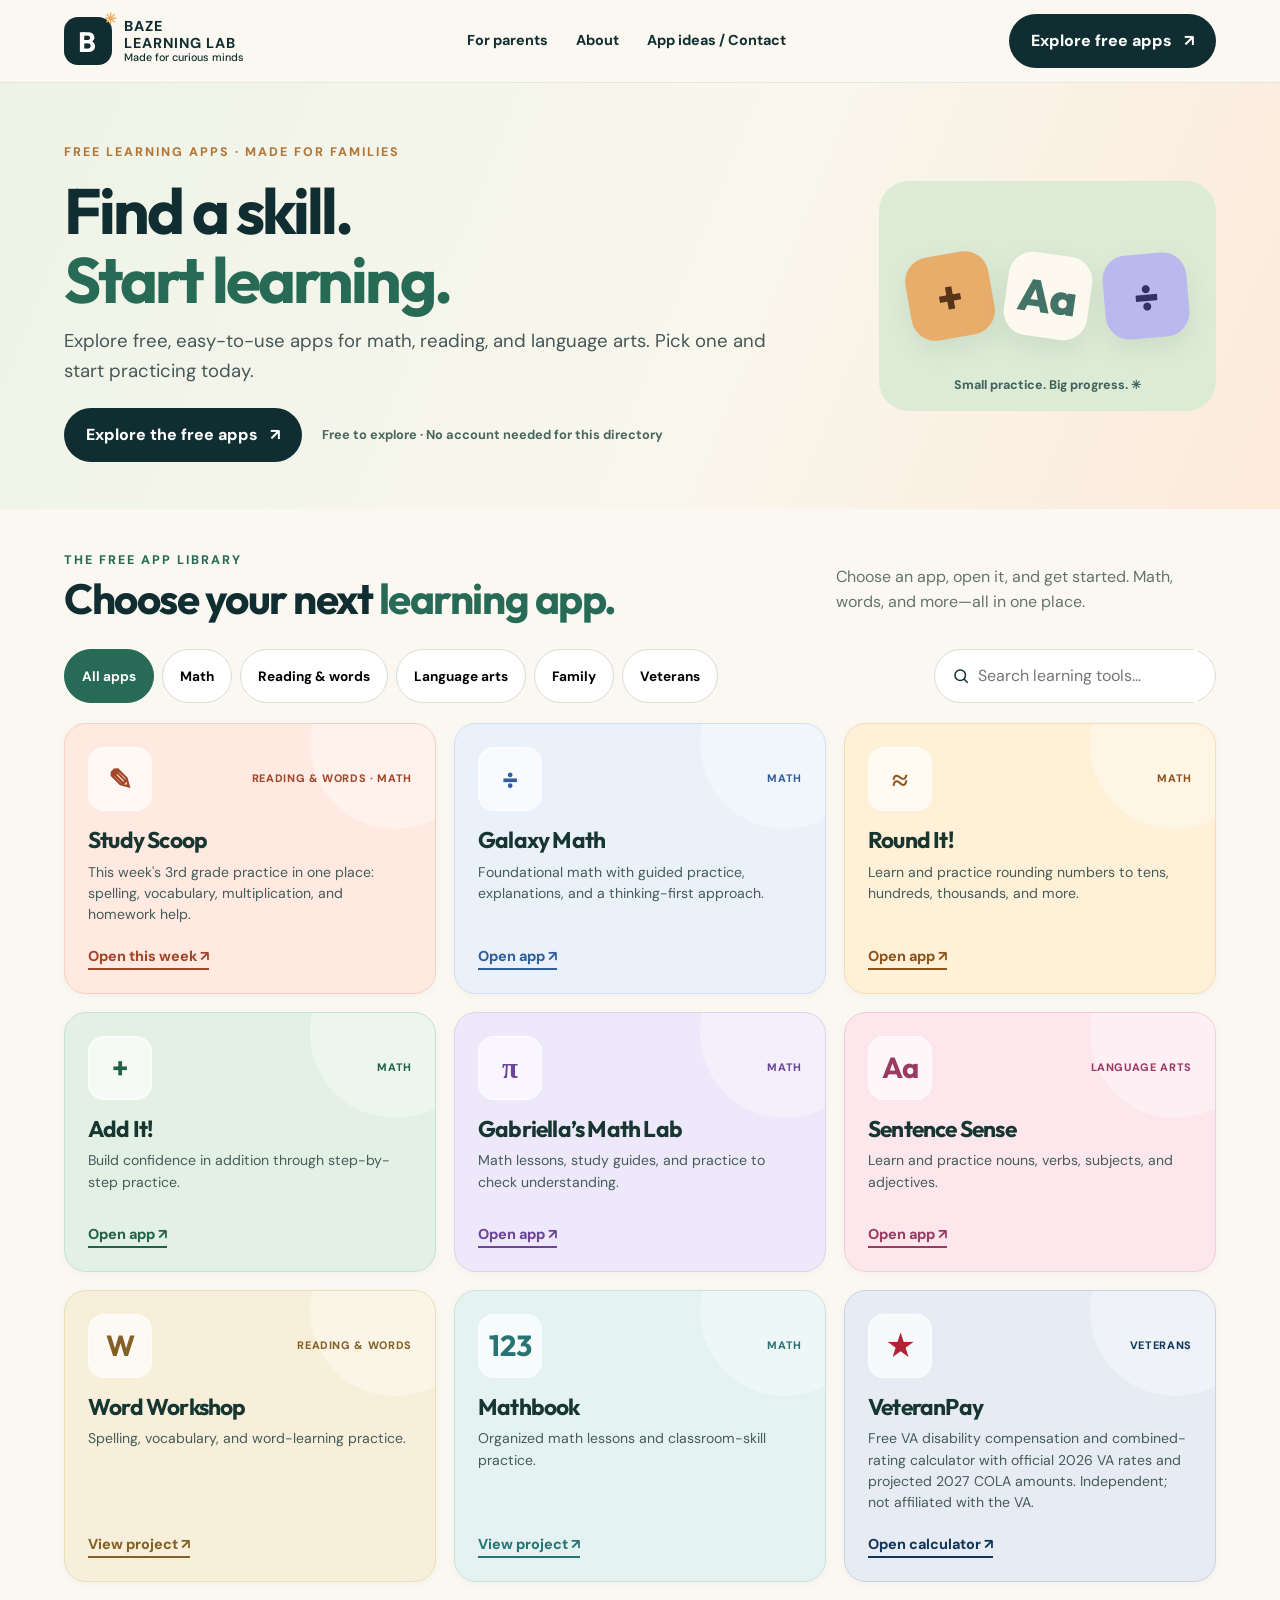
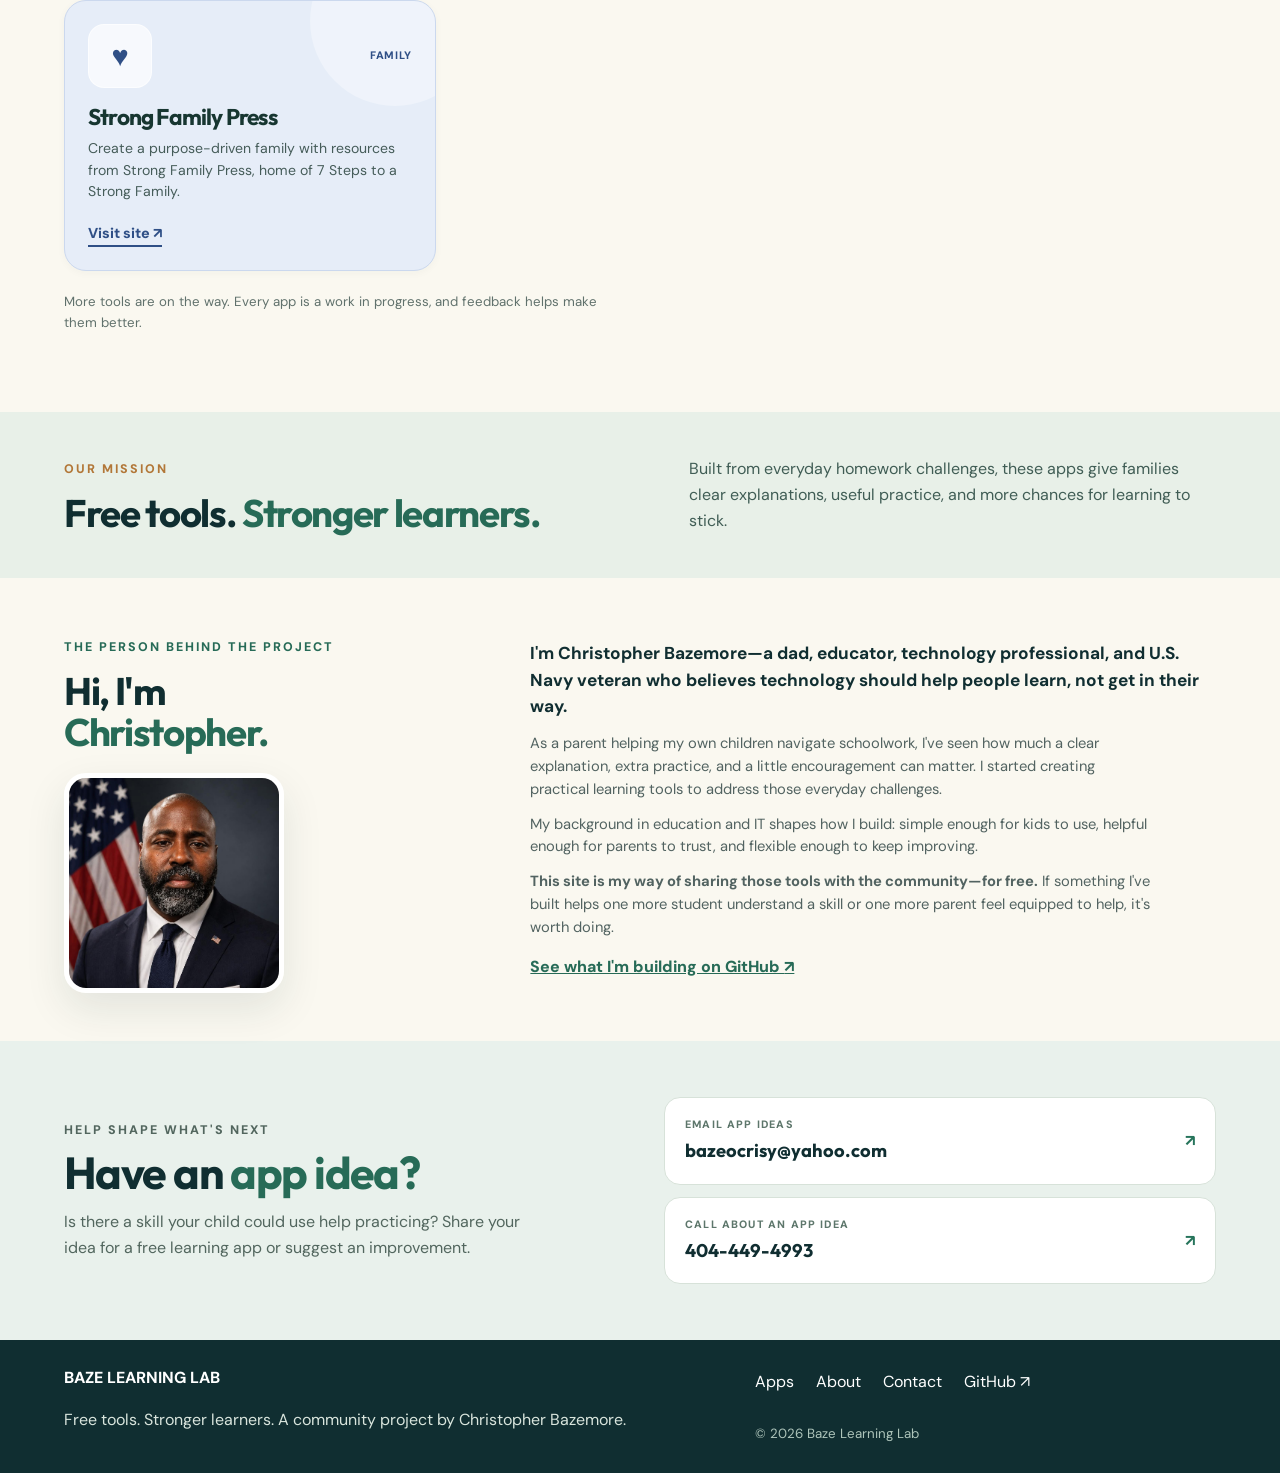
<file: index.html>
<!doctype html>
<html lang="en">
<head>
  <meta charset="utf-8">
  <meta name="viewport" content="width=device-width, initial-scale=1">
  <meta name="theme-color" content="#102e31">
  <meta name="description" content="Free educational apps and practical learning tools for families, students and communities—created by Christopher Bazemore.">
  <meta property="og:title" content="Baze Learning Lab | Free Tools. Stronger Learners.">
  <meta property="og:description" content="A growing library of free, family-first learning apps created to make practice easier and learning stick.">
  <meta property="og:type" content="website">
  <title>Baze Learning Lab — Free Tools. Stronger Learners.</title>
  <link rel="icon" href="favicon.svg" type="image/svg+xml">
  <link rel="stylesheet" href="styles.css">
  <script defer src="script.js"></script>
</head>
<body>
  <a class="skip-link" href="#main">Skip to content</a>
  <header class="site-header">
    <div class="wrap nav-inner">
      <a class="brand" href="#home" aria-label="Baze Learning Lab home"><span class="brand-icon">B<span class="spark">✳</span></span><span>BAZE <strong>LEARNING LAB</strong><small>Made for curious minds</small></span></a>
      <nav aria-label="Main navigation"><a href="parents.html">For parents</a><a href="#about">About</a><a href="#contact">App ideas / Contact</a></nav>
      <a class="nav-cta" href="#apps">Explore free apps <span aria-hidden="true">↗</span></a>
      <button id="menuToggle" class="menu-toggle" aria-label="Open navigation" aria-expanded="false" aria-controls="mobileNav">☰</button>
    </div>
    <nav id="mobileNav" class="mobile-nav" aria-label="Mobile navigation" hidden><a href="#apps">Explore apps</a><a href="parents.html">For parents</a><a href="#about">About</a><a href="#contact">App ideas / Contact</a></nav>
  </header>
  <main id="main">
    <section class="hero" id="home"><div class="wrap hero-layout"><div class="hero-copy"><p class="eyebrow">FREE LEARNING APPS · MADE FOR FAMILIES</p><h1>Find a skill.<br><em>Start learning.</em></h1><p class="hero-lead">Explore free, easy-to-use apps for math, reading, and language arts. Pick one and start practicing today.</p><div class="hero-actions"><a class="btn btn-primary" href="#apps">Explore the free apps <span aria-hidden="true">↗</span></a><span class="hero-free">Free to explore · No account needed for this directory</span></div></div><div class="hero-side" aria-hidden="true"><span class="hero-symbol symbol-one">+</span><span class="hero-symbol symbol-two">Aa</span><span class="hero-symbol symbol-three">÷</span><span class="hero-side-caption">Small practice. Big progress. ✳</span></div></div></section>
    <section class="apps-section section" id="apps"><div class="wrap"><div class="section-top"><div><p class="eyebrow text-green">THE FREE APP LIBRARY</p><h2>Choose your next <em>learning app.</em></h2></div><p>Choose an app, open it, and get started. Math, words, and more—all in one place.</p></div><div class="filters" role="group" aria-label="Filter apps"><div class="filter-buttons"><button class="filter active" data-filter="all" aria-pressed="true">All apps</button><button class="filter" data-filter="math" aria-pressed="false">Math</button><button class="filter" data-filter="reading" aria-pressed="false">Reading & words</button><button class="filter" data-filter="language" aria-pressed="false">Language arts</button><button class="filter" data-filter="family" aria-pressed="false">Family</button><button class="filter" data-filter="veterans" aria-pressed="false">Veterans</button></div><label class="search-wrap"><span class="visually-hidden">Search apps</span><svg viewBox="0 0 24 24" width="18" height="18" aria-hidden="true"><circle cx="11" cy="11" r="7" fill="none" stroke="currentColor" stroke-width="2"/><path d="m16 16 5 5" stroke="currentColor" stroke-width="2"/></svg><input type="search" id="search" placeholder="Search learning tools..."></label></div><div class="app-grid" id="appGrid"></div><p id="emptyState" class="empty" hidden>No apps match your search. Try another word or category.</p><p class="library-note">More tools are on the way. Every app is a work in progress, and feedback helps make them better.</p></div></section>
    <section class="mission-section section" id="mission"><div class="wrap mission-compact"><div><p class="eyebrow">OUR MISSION</p><h2>Free tools. <em>Stronger learners.</em></h2></div><p>Built from everyday homework challenges, these apps give families clear explanations, useful practice, and more chances for learning to stick.</p></div></section>
    <section class="about-section section" id="about"><div class="wrap about-grid"><div><p class="eyebrow text-green">THE PERSON BEHIND THE PROJECT</p><h2>Hi, I'm<br><em>Christopher.</em></h2><img class="creator-portrait" src="IMG_0071.jpeg" alt="Christopher Bazemore, creator of Baze Learning Lab" width="460" height="460" loading="lazy"></div><div class="about-content"><p class="about-intro">I'm Christopher Bazemore—a dad, educator, technology professional, and U.S. Navy veteran who believes technology should help people learn, not get in their way.</p><p>As a parent helping my own children navigate schoolwork, I've seen how much a clear explanation, extra practice, and a little encouragement can matter. I started creating practical learning tools to address those everyday challenges.</p><p>My background in education and IT shapes how I build: simple enough for kids to use, helpful enough for parents to trust, and flexible enough to keep improving.</p><p><strong>This site is my way of sharing those tools with the community—for free.</strong> If something I've built helps one more student understand a skill or one more parent feel equipped to help, it's worth doing.</p><a class="about-link" href="https://github.com/bazeocrisy" target="_blank" rel="noopener noreferrer">See what I'm building on GitHub <span aria-hidden="true">↗</span></a></div></div></section>
    <section id="contact" class="contact-section"><div class="wrap contact-layout"><div><p class="eyebrow">HELP SHAPE WHAT'S NEXT</p><h2>Have an <em>app idea?</em></h2><p>Is there a skill your child could use help practicing? Share your idea for a free learning app or suggest an improvement.</p></div><div class="contact-links"><a href="mailto:bazeocrisy@yahoo.com?subject=Baze%20Learning%20Lab%20App%20Idea" class="contact-link"><span>EMAIL APP IDEAS</span><strong>bazeocrisy@yahoo.com</strong><span aria-hidden="true">↗</span></a><a href="tel:+14044494993" class="contact-link"><span>CALL ABOUT AN APP IDEA</span><strong>404-449-4993</strong><span aria-hidden="true">↗</span></a></div></div></section>
  </main>
  <footer><div class="wrap footer-inner"><div><a class="footer-brand" href="#home">BAZE <strong>LEARNING LAB</strong></a><p>Free tools. Stronger learners. A community project by Christopher Bazemore.</p></div><div class="footer-right"><a href="#apps">Apps</a><a href="#about">About</a><a href="#contact">Contact</a><a href="https://github.com/bazeocrisy" target="_blank" rel="noopener noreferrer">GitHub ↗</a><small>© <span id="year"></span> Baze Learning Lab</small></div></div></footer>
</body>
</html>
</file>
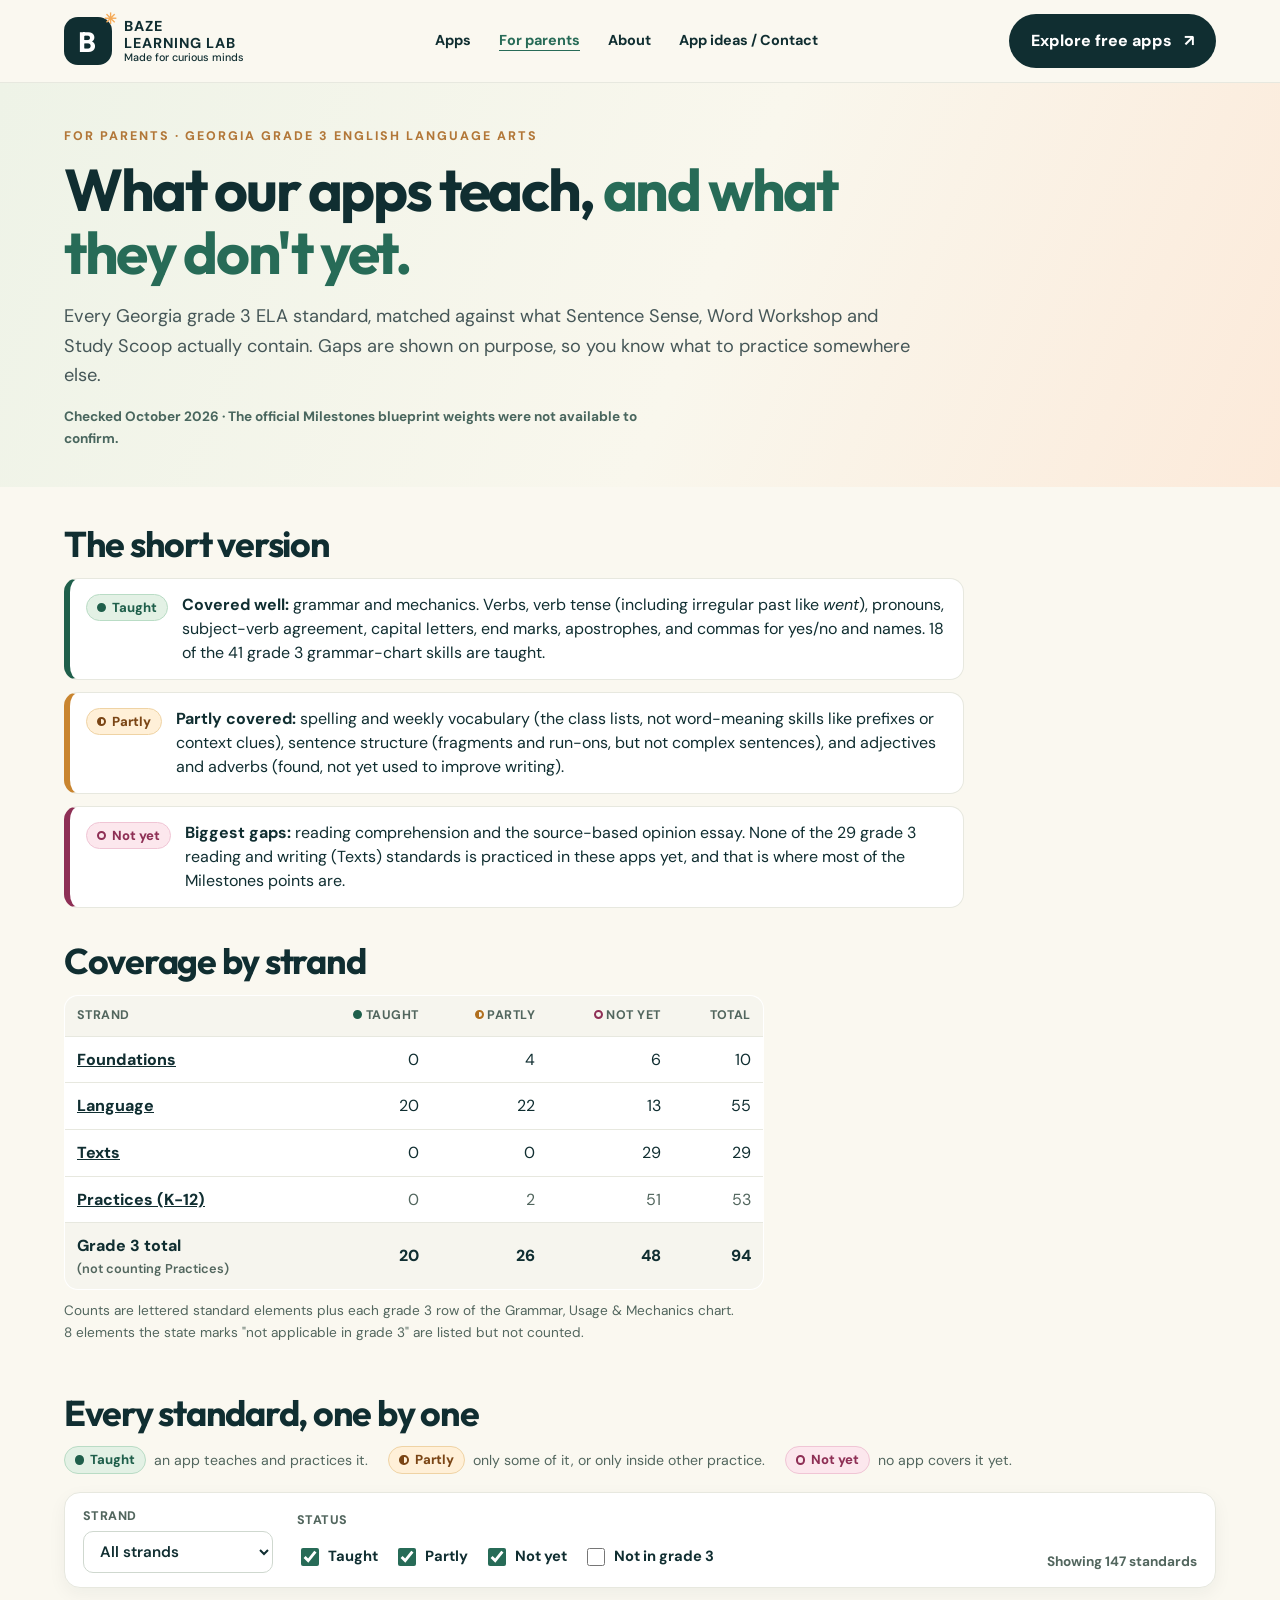
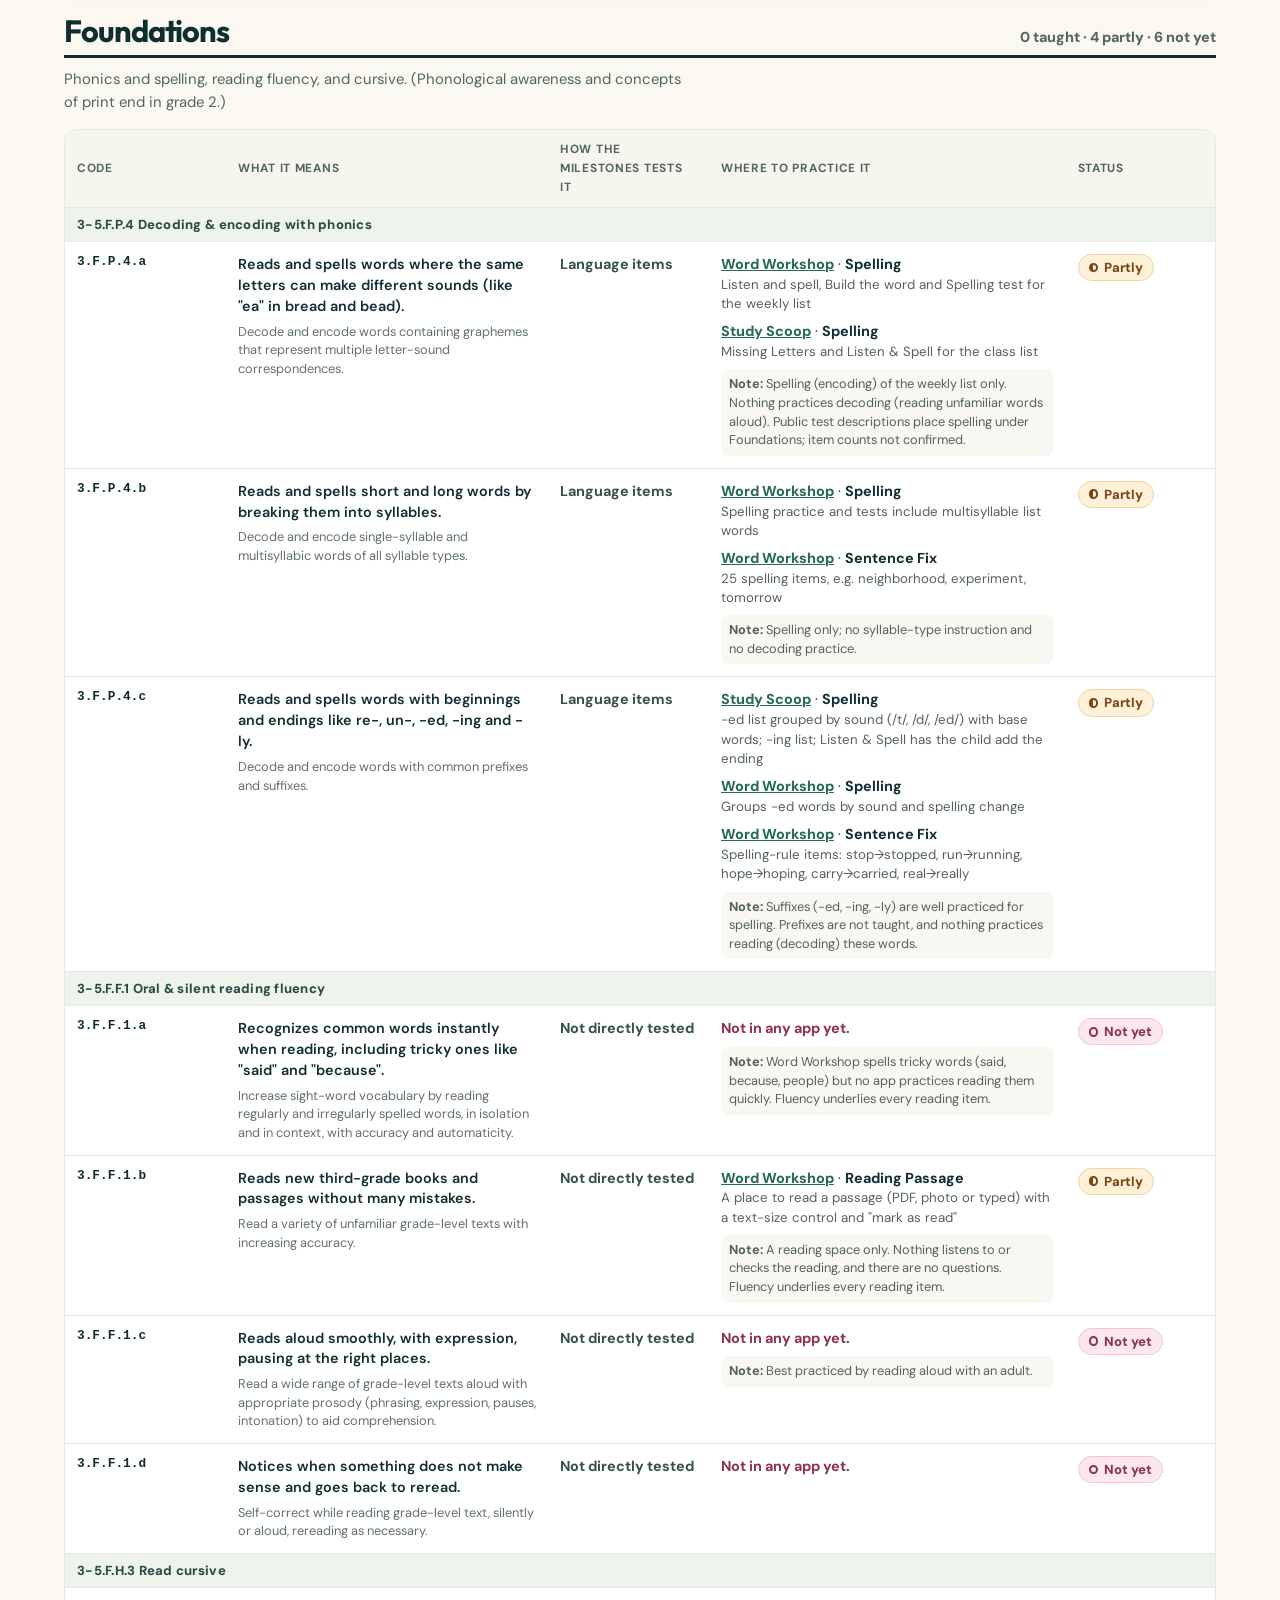
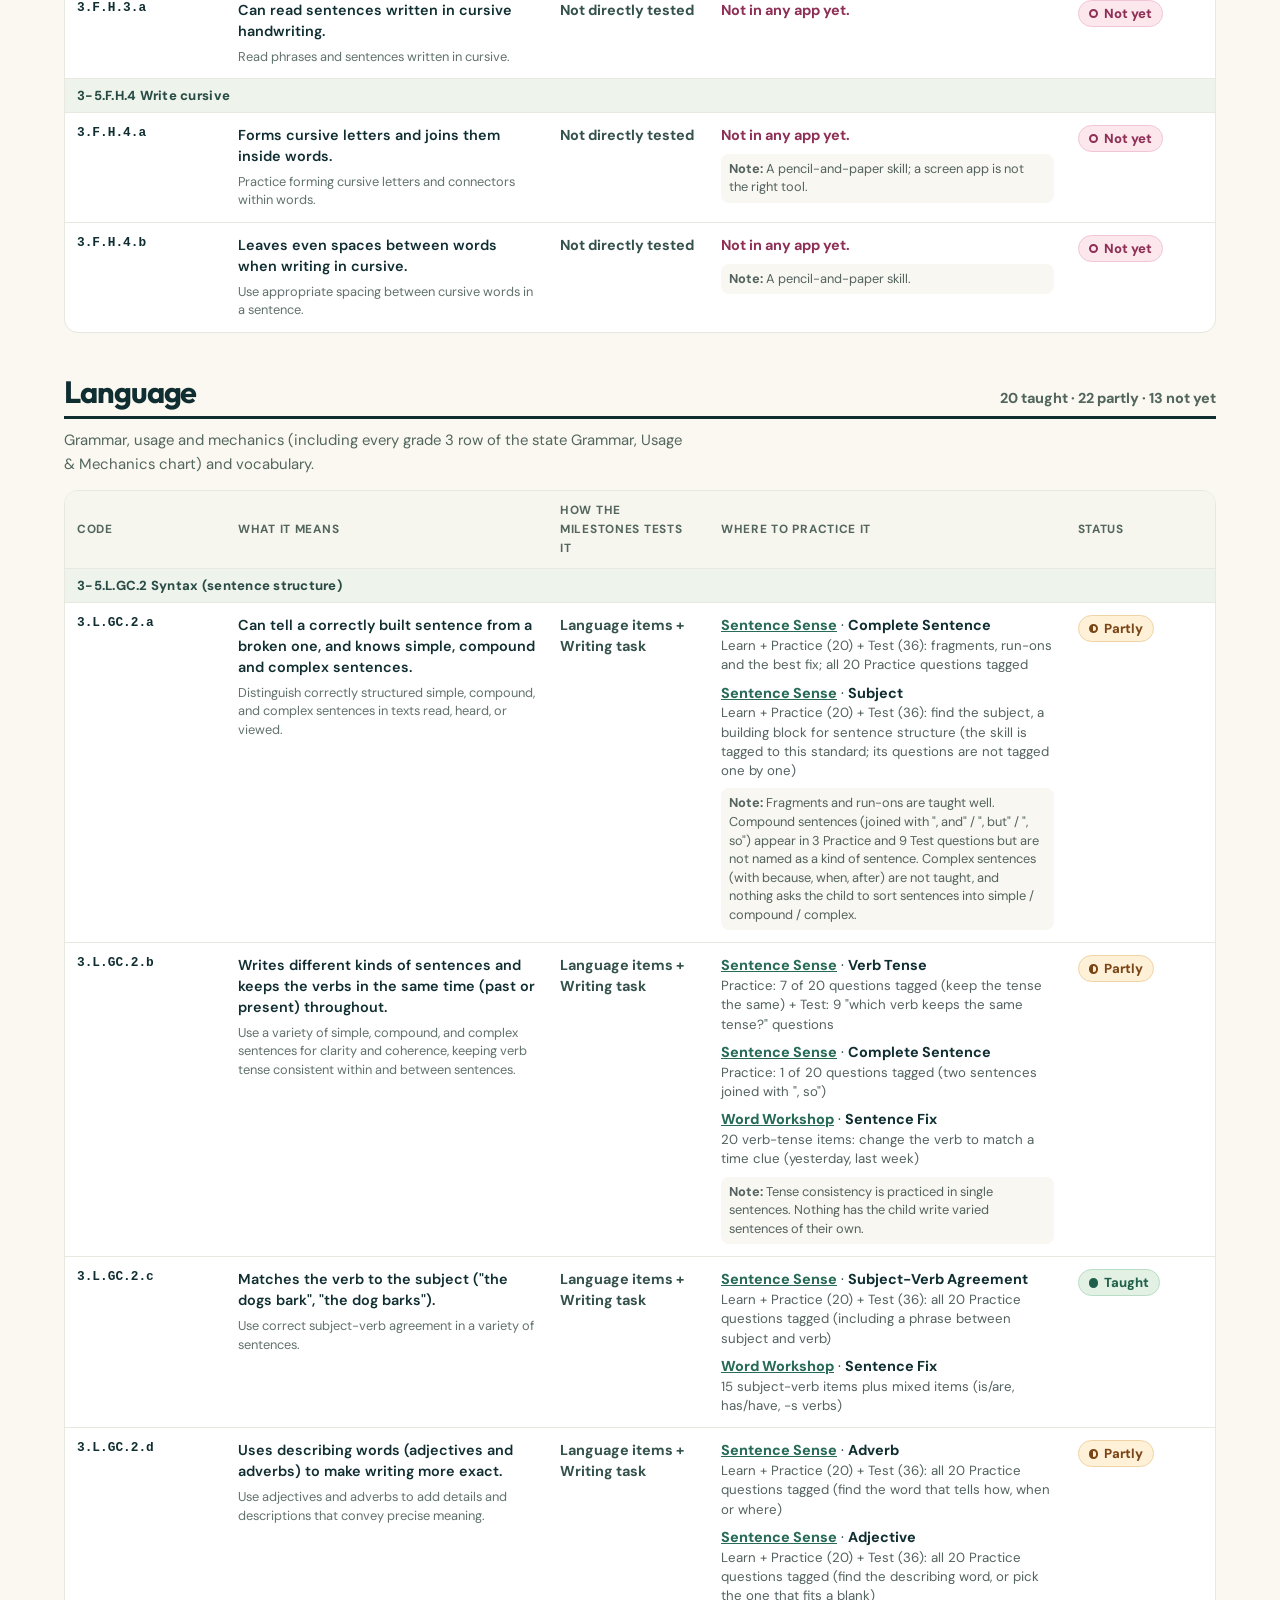
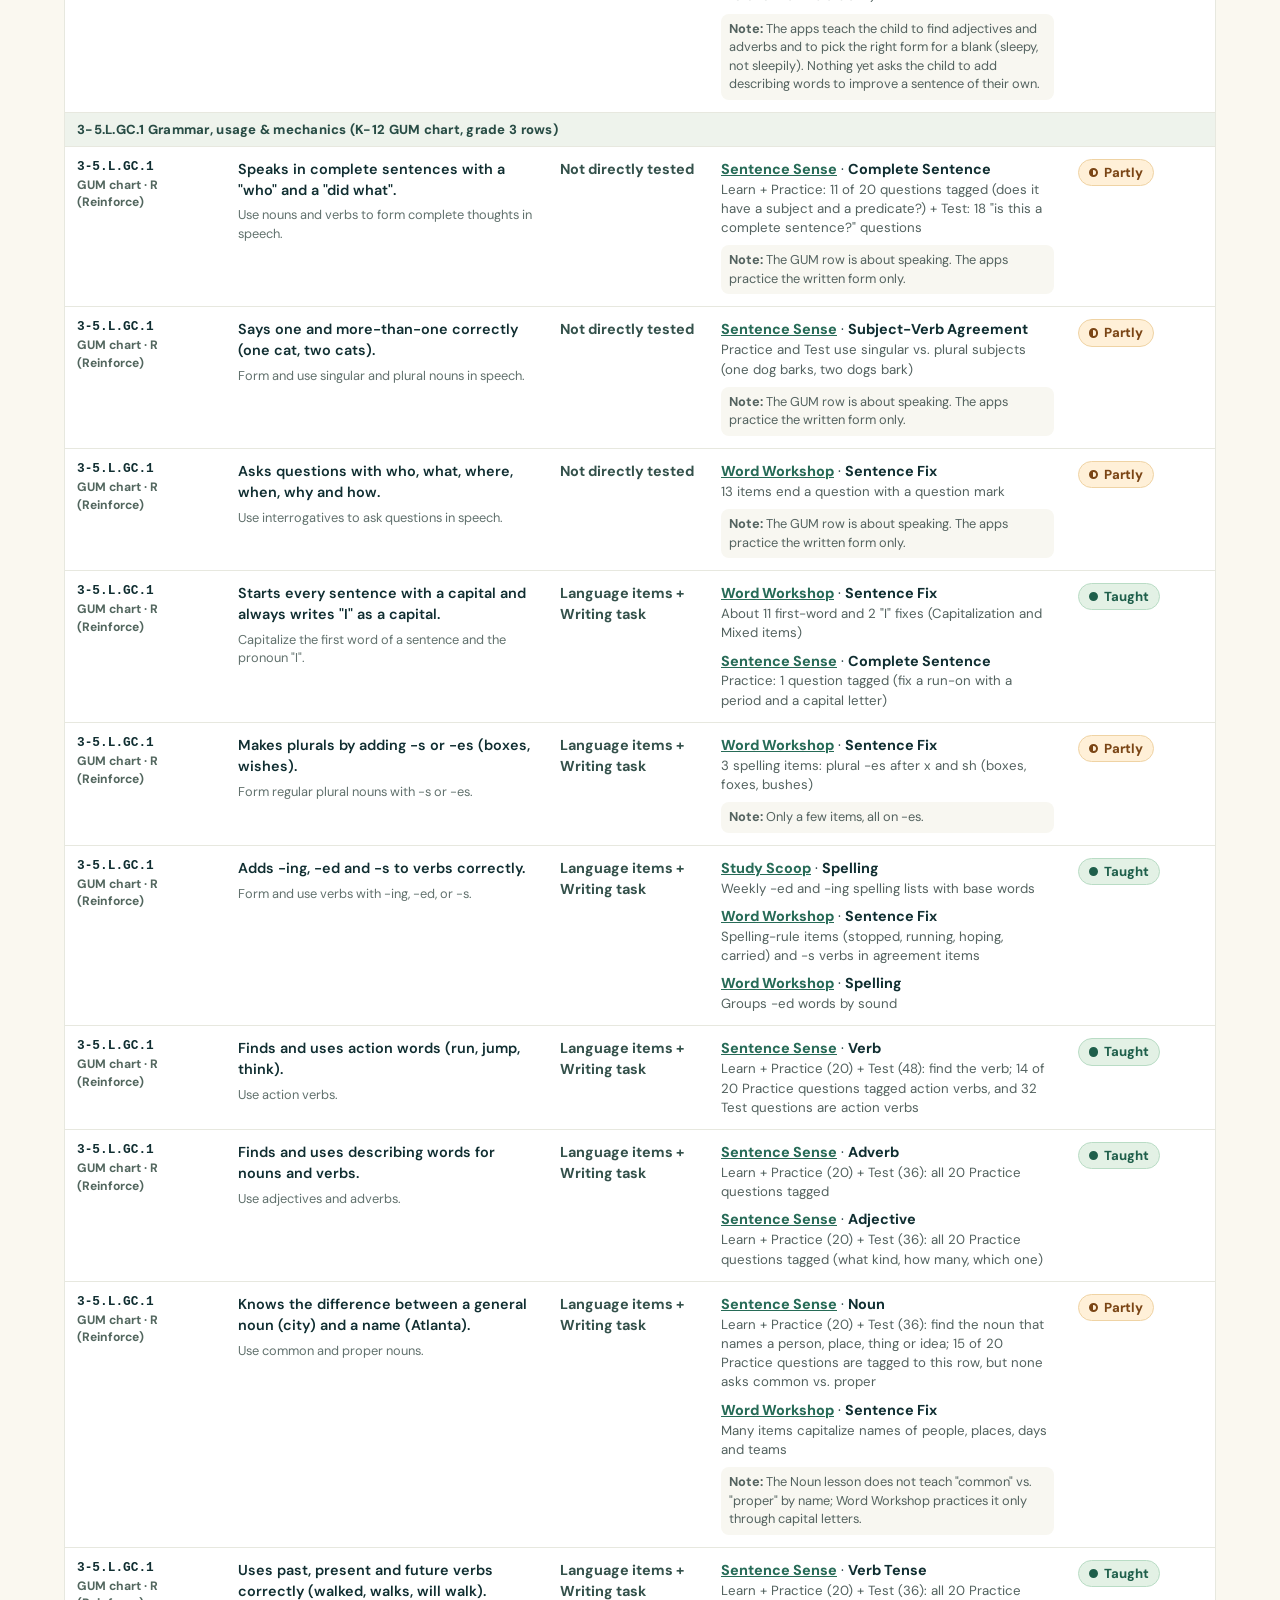
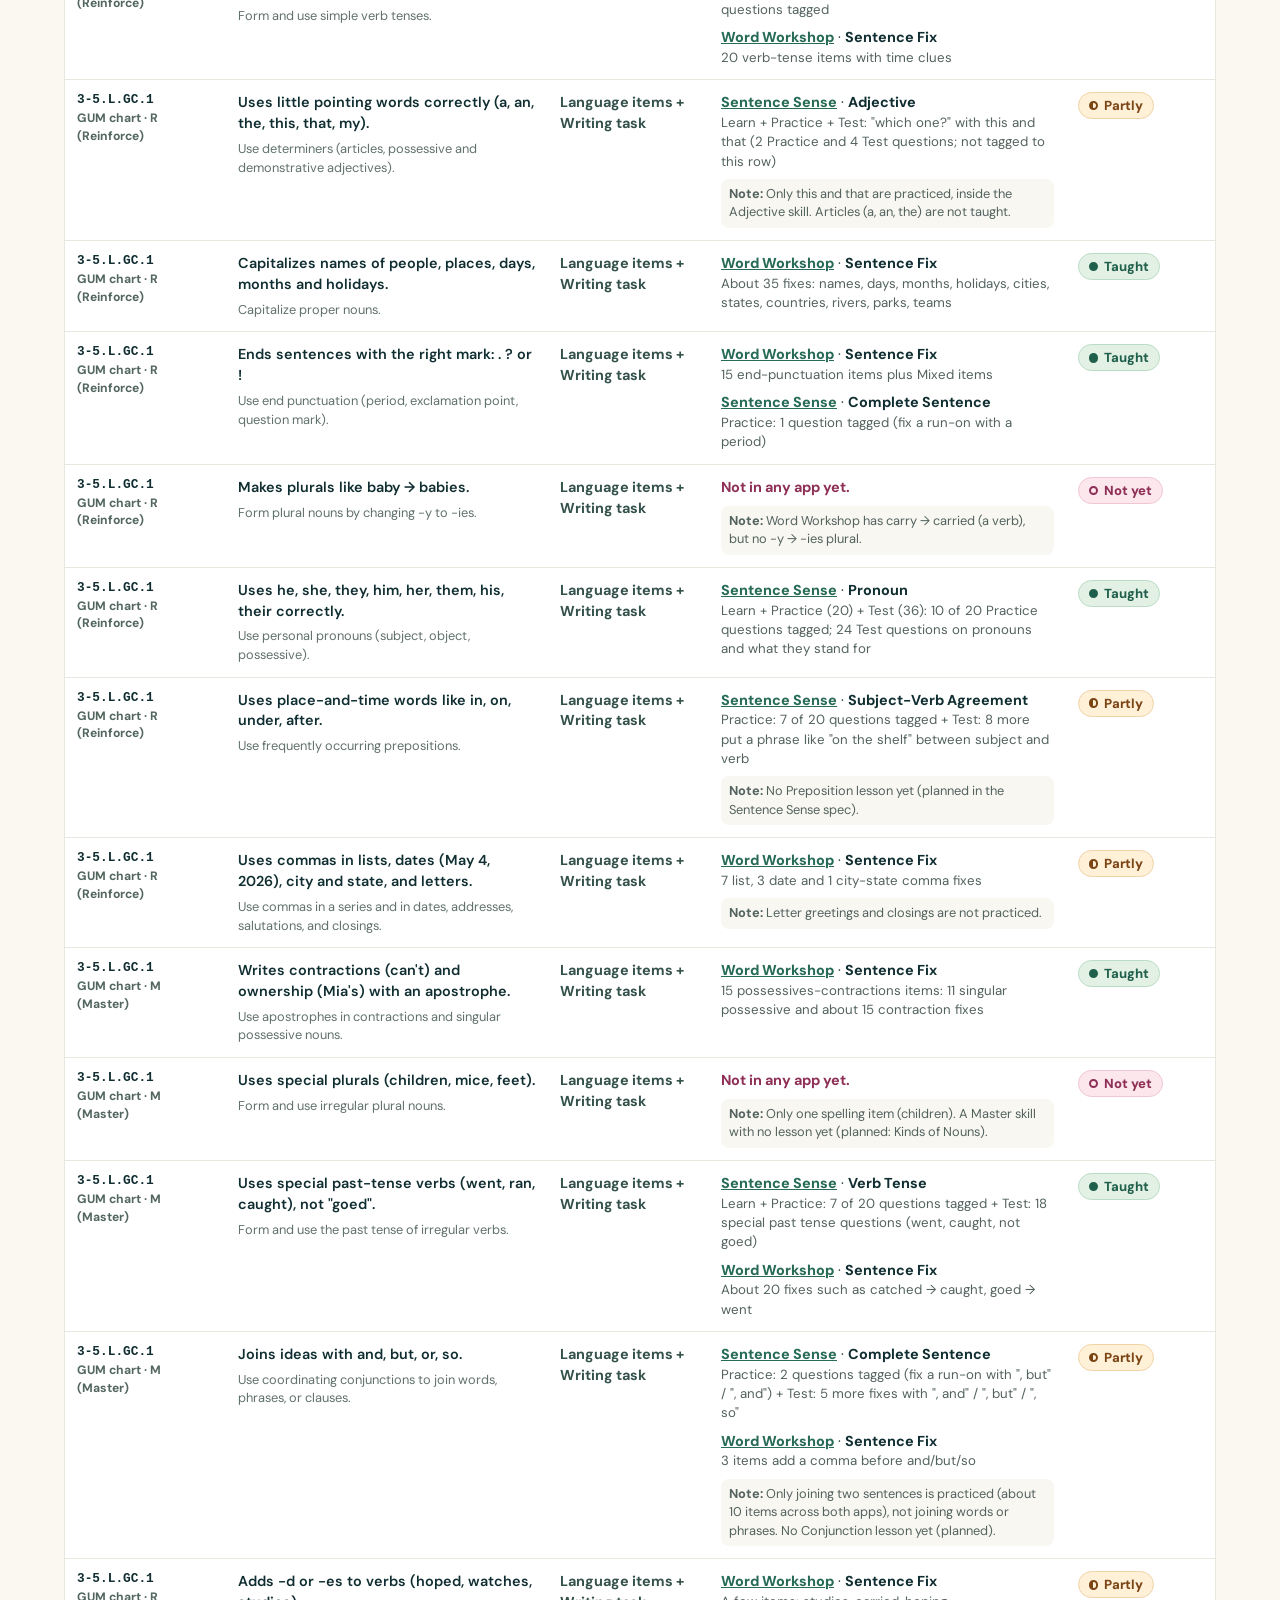
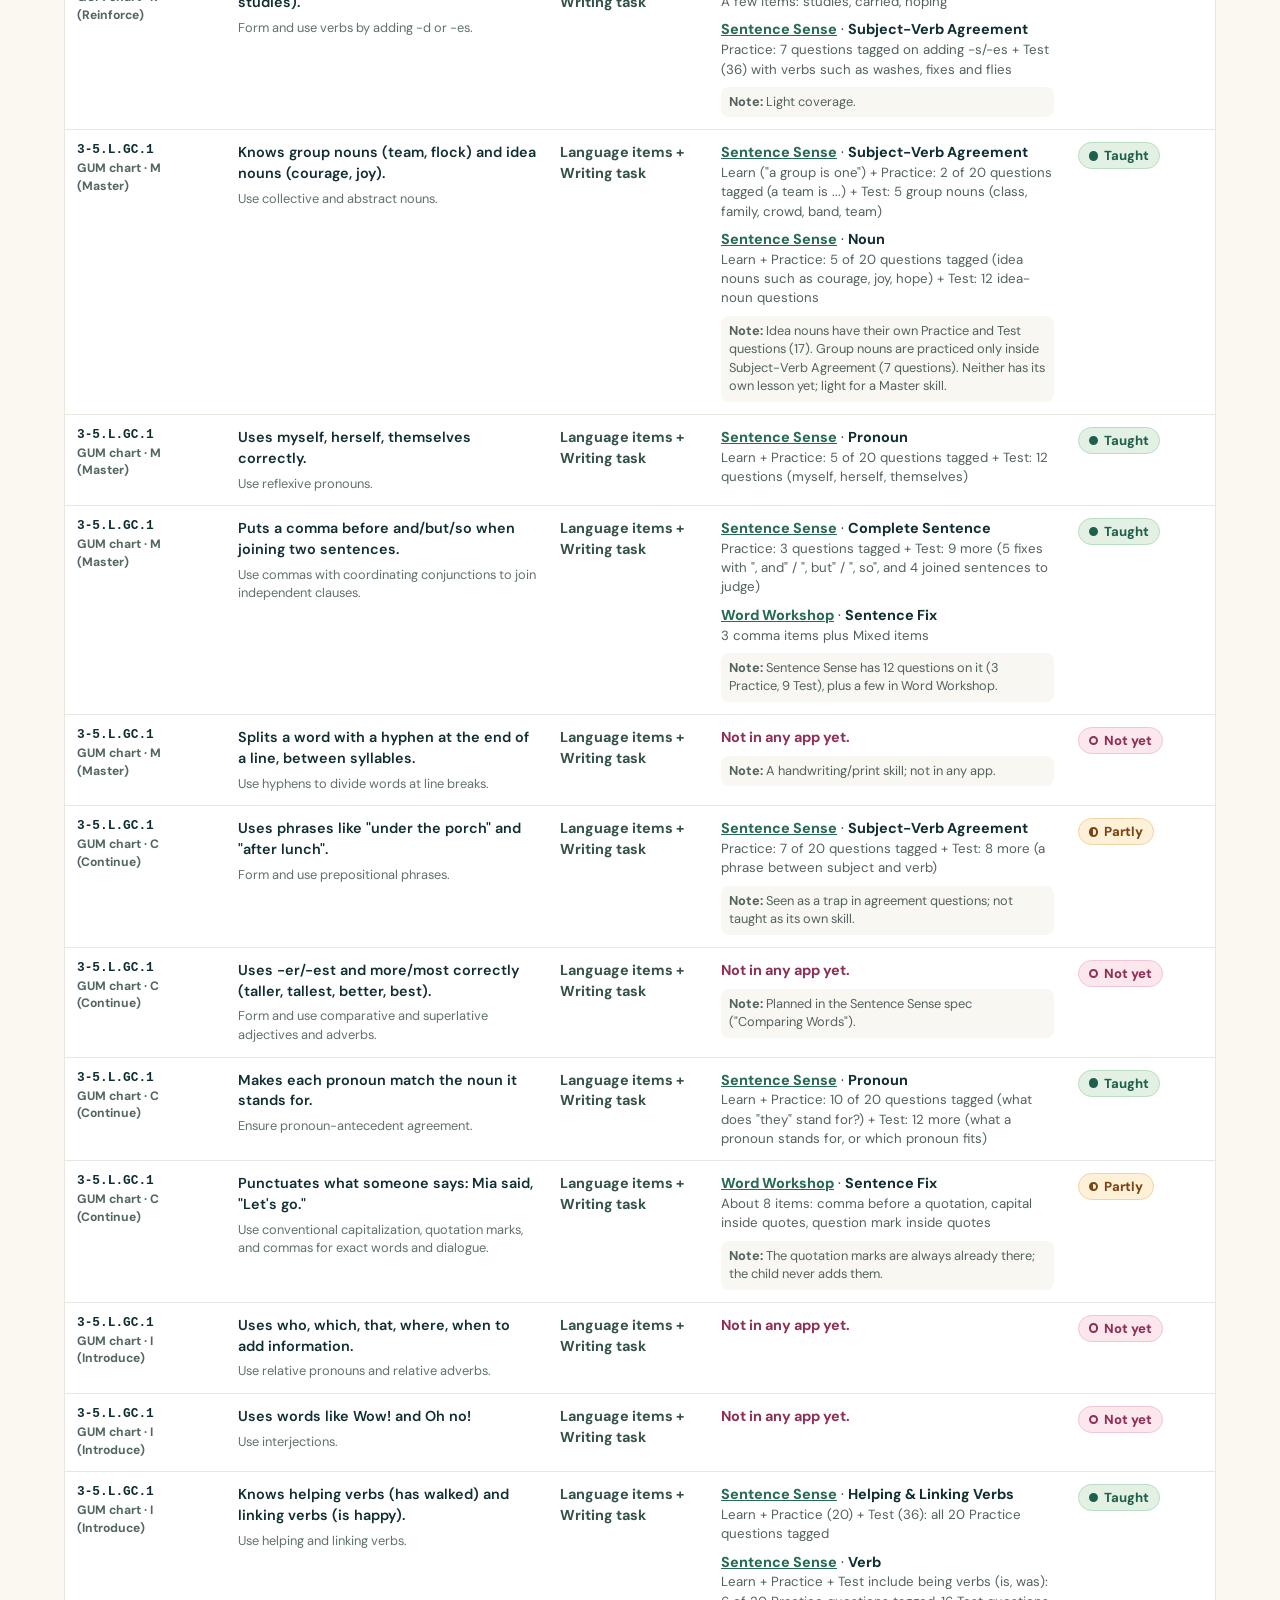
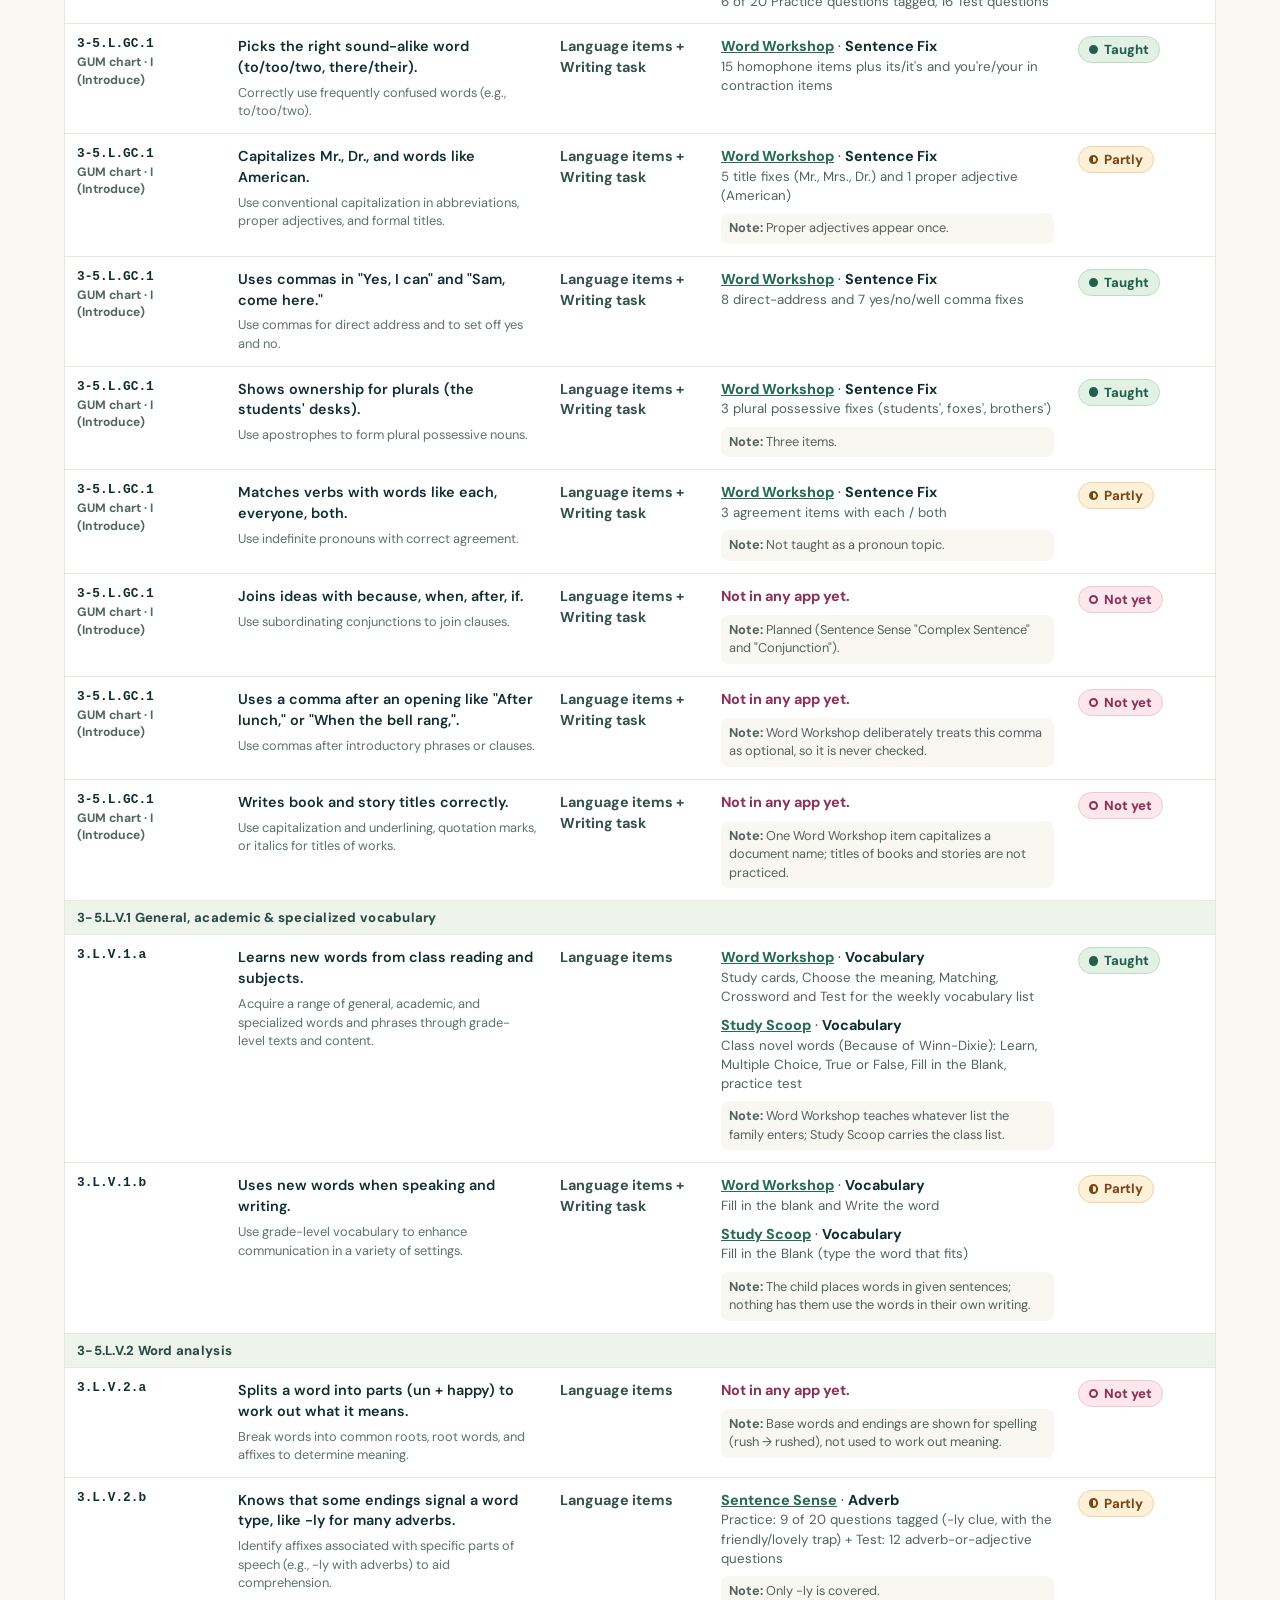
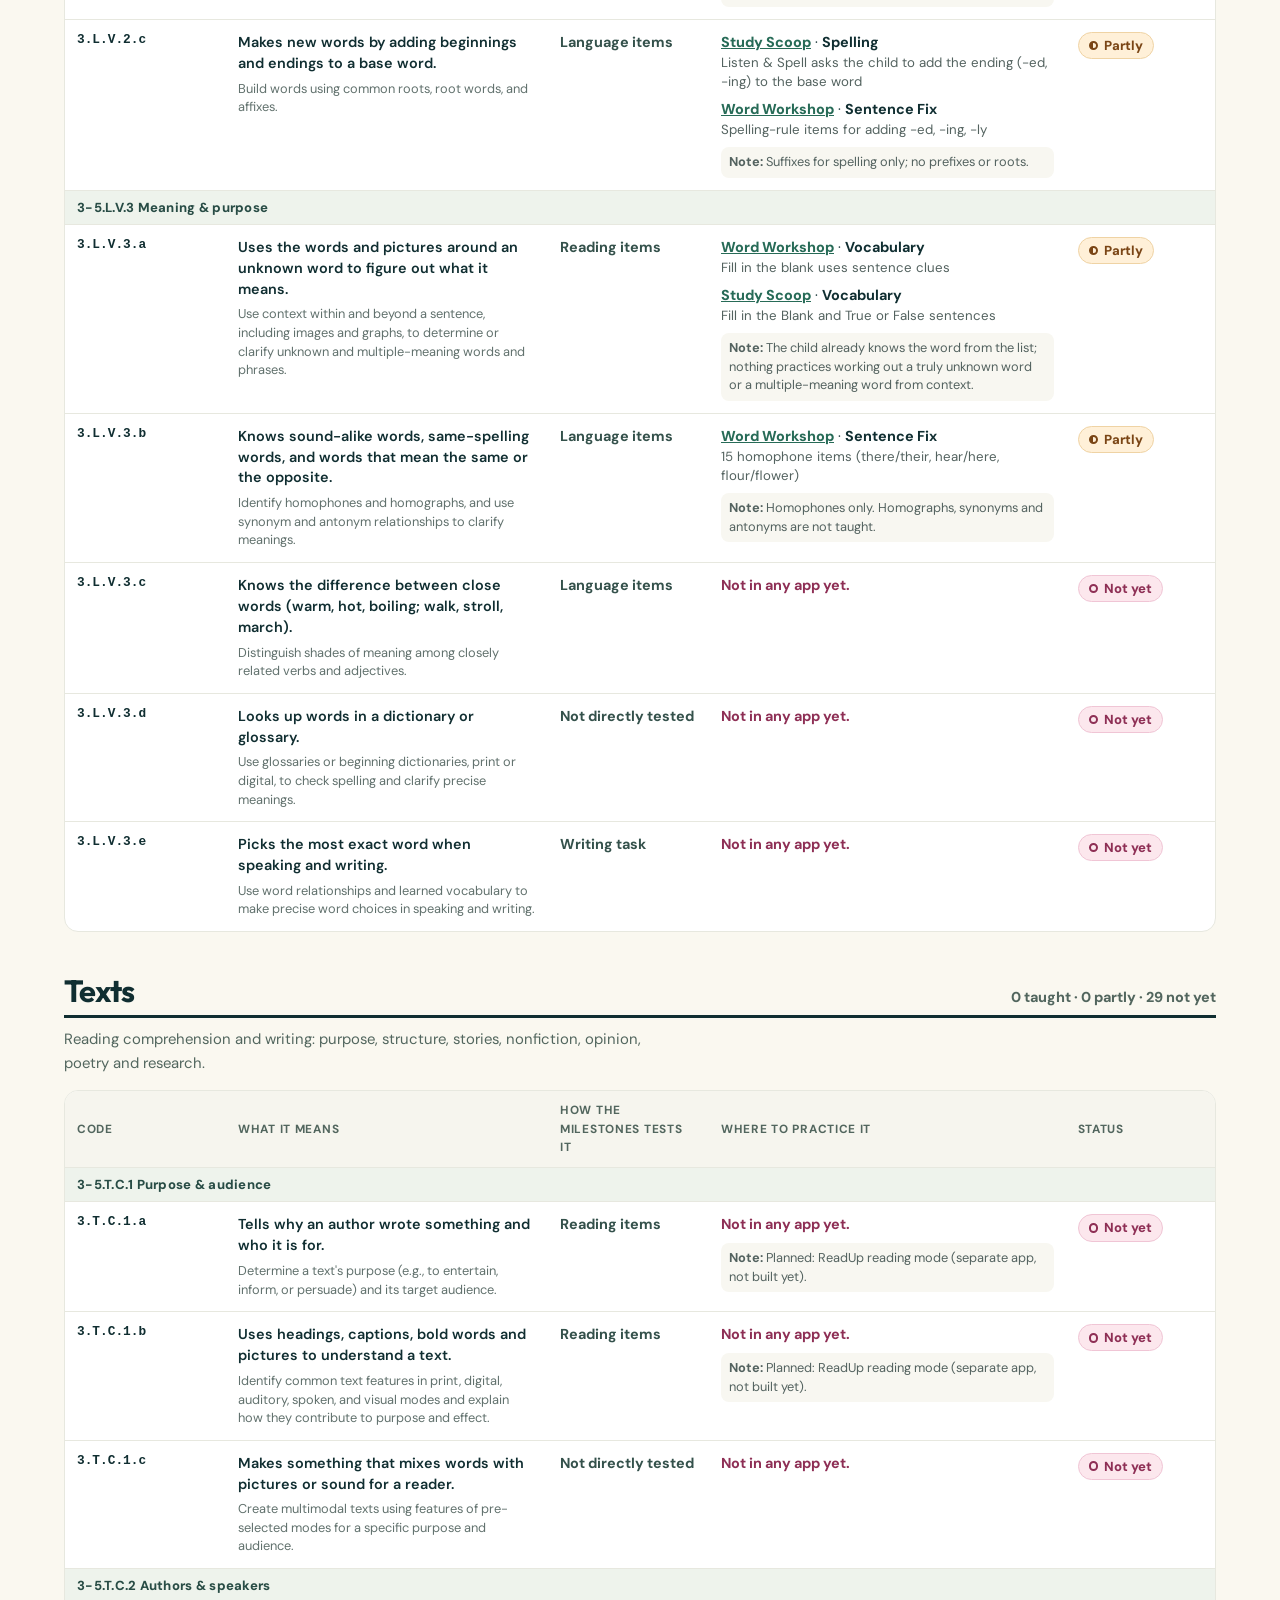
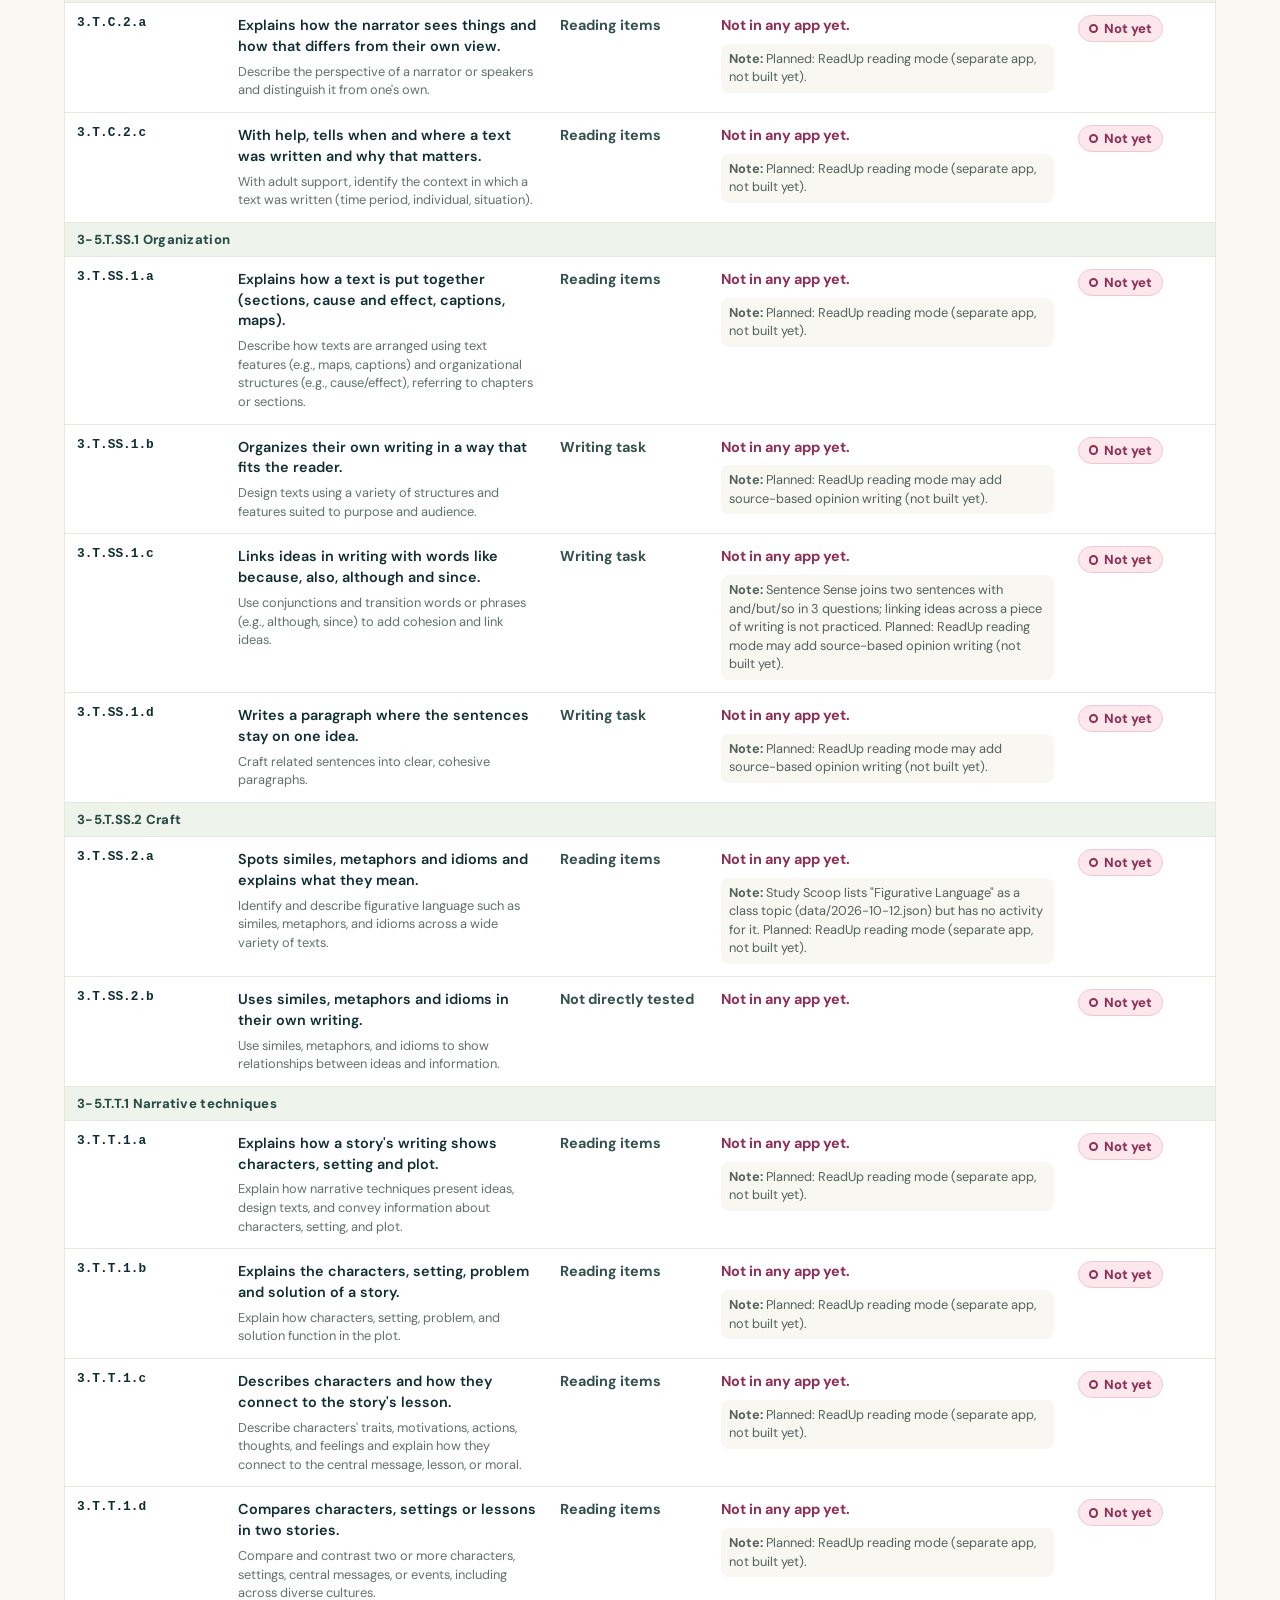
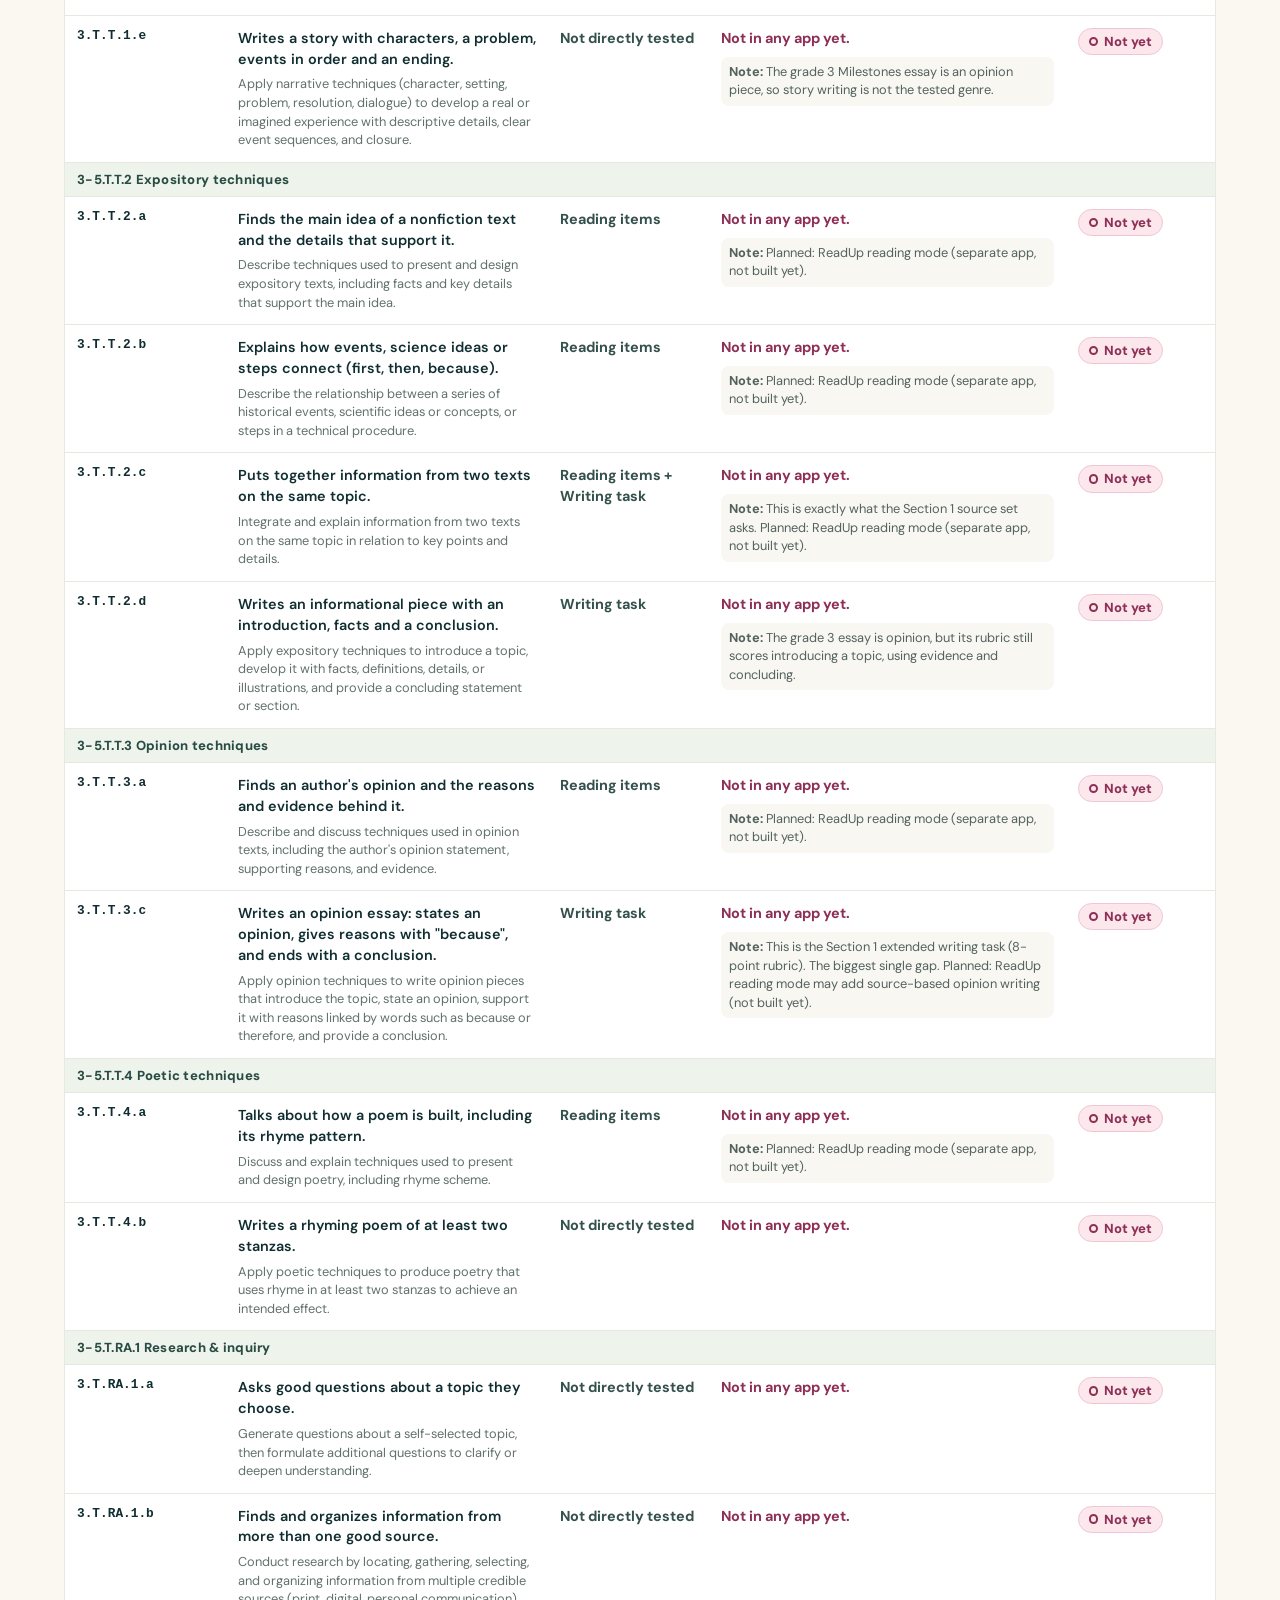
<file: parents.html>
<!doctype html>
<html lang="en">
<head>
  <meta charset="utf-8">
  <meta name="viewport" content="width=device-width, initial-scale=1">
  <meta name="theme-color" content="#102e31">
  <meta name="description" content="An honest table of what each Baze Learning Lab app teaches and how it lines up with every Georgia grade 3 English Language Arts standard tested by the Georgia Milestones, gaps included.">
  <meta property="og:title" content="For Parents: Georgia Grade 3 ELA Alignment | Baze Learning Lab">
  <meta property="og:type" content="website">
  <title>For Parents: Georgia Grade 3 ELA Alignment — Baze Learning Lab</title>
  <link rel="icon" href="favicon.svg" type="image/svg+xml">
  <link rel="stylesheet" href="styles.css">
  <link rel="stylesheet" href="parents.css">
  <script defer src="parents.js"></script>
</head>
<body class="parents-page">
  <!-- Generated by alignment/build-parents.js from ga-grade3-ela-alignment.json. Edit the JSON, then rebuild. -->
  <a class="skip-link" href="#main">Skip to content</a>
  <header class="site-header">
    <div class="wrap nav-inner">
      <a class="brand" href="index.html" aria-label="Baze Learning Lab home"><span class="brand-icon">B<span class="spark">✳</span></span><span>BAZE <strong>LEARNING LAB</strong><small>Made for curious minds</small></span></a>
      <nav aria-label="Main navigation"><a href="index.html#apps">Apps</a><a href="parents.html" aria-current="page">For parents</a><a href="index.html#about">About</a><a href="index.html#contact">App ideas / Contact</a></nav>
      <a class="nav-cta" href="index.html#apps">Explore free apps <span aria-hidden="true">↗</span></a>
      <button id="menuToggle" class="menu-toggle" aria-label="Open navigation" aria-expanded="false" aria-controls="mobileNav">☰</button>
    </div>
    <nav id="mobileNav" class="mobile-nav" aria-label="Mobile navigation" hidden><a href="index.html#apps">Explore apps</a><a href="parents.html" aria-current="page">For parents</a><a href="index.html#about">About</a><a href="index.html#contact">App ideas / Contact</a></nav>
  </header>
  <main id="main">
    <section class="parents-hero">
      <div class="wrap">
        <p class="eyebrow">FOR PARENTS · GEORGIA GRADE 3 ENGLISH LANGUAGE ARTS</p>
        <h1>What our apps teach, <em>and what they don't yet.</em></h1>
        <p class="hero-lead">Every Georgia grade 3 ELA standard, matched against what Sentence Sense, Word Workshop and Study Scoop actually contain. Gaps are shown on purpose, so you know what to practice somewhere else.</p>
        <p class="updated">Checked October 2026 · The official Milestones blueprint weights were not available to confirm.</p>
      </div>
    </section>

    <section class="wrap summary" aria-labelledby="summary-h">
      <h2 id="summary-h" class="section-h">The short version</h2>
      <ul class="summary-lines">
        <li class="sum-strong"><span class="sum-label"><span class="status status-taught"><span class="status-icon icon-taught" aria-hidden="true"></span>Taught</span></span><span><strong>Covered well:</strong> grammar and mechanics. Verbs, verb tense (including irregular past like <i>went</i>), pronouns, subject-verb agreement, capital letters, end marks, apostrophes, and commas for yes/no and names. 18 of the 41 grade 3 grammar-chart skills are taught.</span></li>
        <li class="sum-partly"><span class="sum-label"><span class="status status-partly"><span class="status-icon icon-partly" aria-hidden="true"></span>Partly</span></span><span><strong>Partly covered:</strong> spelling and weekly vocabulary (the class lists, not word-meaning skills like prefixes or context clues), sentence structure (fragments and run-ons, but not complex sentences), and adjectives and adverbs (found, not yet used to improve writing).</span></li>
        <li class="sum-gap"><span class="sum-label"><span class="status status-notyet"><span class="status-icon icon-notyet" aria-hidden="true"></span>Not yet</span></span><span><strong>Biggest gaps:</strong> reading comprehension and the source-based opinion essay. None of the 29 grade 3 reading and writing (Texts) standards is practiced in these apps yet, and that is where most of the Milestones points are.</span></li>
      </ul>

      <h2 class="section-h" id="coverage-h">Coverage by strand</h2>
      <div class="count-wrap">
        <table class="count-table" aria-labelledby="coverage-h">
          <thead><tr><th scope="col">Strand</th><th scope="col"><span class="status-icon icon-taught taught-ink" aria-hidden="true"></span> Taught</th><th scope="col"><span class="status-icon icon-partly partly-ink" aria-hidden="true"></span> Partly</th><th scope="col"><span class="status-icon icon-notyet notyet-ink" aria-hidden="true"></span> Not yet</th><th scope="col">Total</th></tr></thead>
          <tbody>
            <tr><th scope="row"><a href="#strand-foundations">Foundations</a></th><td>0</td><td>4</td><td>6</td><td>10</td></tr>
            <tr><th scope="row"><a href="#strand-language">Language</a></th><td>20</td><td>22</td><td>13</td><td>55</td></tr>
            <tr><th scope="row"><a href="#strand-texts">Texts</a></th><td>0</td><td>0</td><td>29</td><td>29</td></tr>
            <tr class="practices-row"><th scope="row"><a href="#strand-practices">Practices (K-12)</a></th><td>0</td><td>2</td><td>51</td><td>53</td></tr>
          </tbody>
          <tfoot><tr><th scope="row">Grade 3 total <span class="tfoot-sub">(not counting Practices)</span></th><td>20</td><td>26</td><td>48</td><td>94</td></tr></tfoot>
        </table>
      </div>
      <p class="fine">Counts are lettered standard elements plus each grade 3 row of the Grammar, Usage &amp; Mechanics chart. 8 elements the state marks "not applicable in grade 3" are listed but not counted.</p>
    </section>

    <section class="wrap table-section" aria-labelledby="table-h">
      <h2 id="table-h" class="section-h">Every standard, one by one</h2>
      <p class="key"><span><span class="status status-taught"><span class="status-icon icon-taught" aria-hidden="true"></span>Taught</span> an app teaches and practices it.</span> <span><span class="status status-partly"><span class="status-icon icon-partly" aria-hidden="true"></span>Partly</span> only some of it, or only inside other practice.</span> <span><span class="status status-notyet"><span class="status-icon icon-notyet" aria-hidden="true"></span>Not yet</span> no app covers it yet.</span></p>

      <form class="align-filters" id="alignFilters" hidden aria-label="Filter the standards">
        <label class="sel"><span>Strand</span>
          <select id="fStrand">
            <option value="all">All strands</option>
            <option value="Foundations">Foundations</option>
            <option value="Language">Language</option>
            <option value="Texts">Texts</option>
            <option value="Practices">Practices (K-12)</option>
          </select>
        </label>
        <fieldset class="status-filter">
          <legend>Status</legend>
          <label><input type="checkbox" name="fStatus" value="taught" checked> Taught</label>
          <label><input type="checkbox" name="fStatus" value="partly" checked> Partly</label>
          <label><input type="checkbox" name="fStatus" value="not yet" checked> Not yet</label>
          <label><input type="checkbox" name="fStatus" value="not applicable"> Not in grade 3</label>
        </fieldset>
        <p class="filter-result" id="filterResult" role="status" aria-live="polite"></p>
      </form>

    <section class="strand" id="strand-foundations" data-strand-section="Foundations" aria-labelledby="h-foundations">
      <div class="strand-head">
        <h3 id="h-foundations">Foundations</h3>
        <p class="strand-count">0 taught · 4 partly · 6 not yet</p>
      </div>
      <p class="strand-blurb">Phonics and spelling, reading fluency, and cursive. (Phonological awareness and concepts of print end in grade 2.)</p>
      <table class="align-table">
        <caption class="visually-hidden">Foundations standards: what each means, how the Georgia Milestones tests it, where to practice it, and its status</caption>
        <thead>
          <tr><th scope="col">Code</th><th scope="col">What it means</th><th scope="col">How the Milestones tests it</th><th scope="col">Where to practice it</th><th scope="col">Status</th></tr>
        </thead>
        <tbody>
          <tr class="group-row" data-group-for="Foundations"><th colspan="5" scope="colgroup">3-5.F.P.4 Decoding &amp; encoding with phonics</th></tr>
          <tr data-strand="Foundations" data-status="partly" class="row-partly">
            <th scope="row" data-label="Code"><span class="code">3.F.P.4.a</span></th>
            <td data-label="What it means"><p class="plain">Reads and spells words where the same letters can make different sounds (like &quot;ea&quot; in bread and bead).</p><p class="official"><span class="visually-hidden">Official wording, paraphrased: </span>Decode and encode words containing graphemes that represent multiple letter-sound correspondences.</p></td>
            <td data-label="How the Milestones tests it"><span class="test">Language items</span></td>
            <td data-label="Where to practice"><ul class="where-list"><li><a href="https://bazeocrisy.github.io/Word-Workshop/" target="_blank" rel="noopener noreferrer">Word Workshop</a> · <strong>Spelling</strong><span class="detail">Listen and spell, Build the word and Spelling test for the weekly list</span></li><li><a href="https://bazeocrisy.github.io/Study-Scoop/" target="_blank" rel="noopener noreferrer">Study Scoop</a> · <strong>Spelling</strong><span class="detail">Missing Letters and Listen &amp; Spell for the class list</span></li></ul><p class="note"><strong>Note:</strong> Spelling (encoding) of the weekly list only. Nothing practices decoding (reading unfamiliar words aloud). Public test descriptions place spelling under Foundations; item counts not confirmed.</p></td>
            <td data-label="Status"><span class="status status-partly"><span class="status-icon icon-partly" aria-hidden="true"></span>Partly</span></td>
          </tr>
          <tr data-strand="Foundations" data-status="partly" class="row-partly">
            <th scope="row" data-label="Code"><span class="code">3.F.P.4.b</span></th>
            <td data-label="What it means"><p class="plain">Reads and spells short and long words by breaking them into syllables.</p><p class="official"><span class="visually-hidden">Official wording, paraphrased: </span>Decode and encode single-syllable and multisyllabic words of all syllable types.</p></td>
            <td data-label="How the Milestones tests it"><span class="test">Language items</span></td>
            <td data-label="Where to practice"><ul class="where-list"><li><a href="https://bazeocrisy.github.io/Word-Workshop/" target="_blank" rel="noopener noreferrer">Word Workshop</a> · <strong>Spelling</strong><span class="detail">Spelling practice and tests include multisyllable list words</span></li><li><a href="https://bazeocrisy.github.io/Word-Workshop/" target="_blank" rel="noopener noreferrer">Word Workshop</a> · <strong>Sentence Fix</strong><span class="detail">25 spelling items, e.g. neighborhood, experiment, tomorrow</span></li></ul><p class="note"><strong>Note:</strong> Spelling only; no syllable-type instruction and no decoding practice.</p></td>
            <td data-label="Status"><span class="status status-partly"><span class="status-icon icon-partly" aria-hidden="true"></span>Partly</span></td>
          </tr>
          <tr data-strand="Foundations" data-status="partly" class="row-partly">
            <th scope="row" data-label="Code"><span class="code">3.F.P.4.c</span></th>
            <td data-label="What it means"><p class="plain">Reads and spells words with beginnings and endings like re-, un-, -ed, -ing and -ly.</p><p class="official"><span class="visually-hidden">Official wording, paraphrased: </span>Decode and encode words with common prefixes and suffixes.</p></td>
            <td data-label="How the Milestones tests it"><span class="test">Language items</span></td>
            <td data-label="Where to practice"><ul class="where-list"><li><a href="https://bazeocrisy.github.io/Study-Scoop/" target="_blank" rel="noopener noreferrer">Study Scoop</a> · <strong>Spelling</strong><span class="detail">-ed list grouped by sound (/t/, /d/, /ed/) with base words; -ing list; Listen &amp; Spell has the child add the ending</span></li><li><a href="https://bazeocrisy.github.io/Word-Workshop/" target="_blank" rel="noopener noreferrer">Word Workshop</a> · <strong>Spelling</strong><span class="detail">Groups -ed words by sound and spelling change</span></li><li><a href="https://bazeocrisy.github.io/Word-Workshop/" target="_blank" rel="noopener noreferrer">Word Workshop</a> · <strong>Sentence Fix</strong><span class="detail">Spelling-rule items: stop→stopped, run→running, hope→hoping, carry→carried, real→really</span></li></ul><p class="note"><strong>Note:</strong> Suffixes (-ed, -ing, -ly) are well practiced for spelling. Prefixes are not taught, and nothing practices reading (decoding) these words.</p></td>
            <td data-label="Status"><span class="status status-partly"><span class="status-icon icon-partly" aria-hidden="true"></span>Partly</span></td>
          </tr>
          <tr class="group-row" data-group-for="Foundations"><th colspan="5" scope="colgroup">3-5.F.F.1 Oral &amp; silent reading fluency</th></tr>
          <tr data-strand="Foundations" data-status="not yet" class="row-notyet">
            <th scope="row" data-label="Code"><span class="code">3.F.F.1.a</span></th>
            <td data-label="What it means"><p class="plain">Recognizes common words instantly when reading, including tricky ones like &quot;said&quot; and &quot;because&quot;.</p><p class="official"><span class="visually-hidden">Official wording, paraphrased: </span>Increase sight-word vocabulary by reading regularly and irregularly spelled words, in isolation and in context, with accuracy and automaticity.</p></td>
            <td data-label="How the Milestones tests it"><span class="test">Not directly tested</span></td>
            <td data-label="Where to practice"><p class="none">Not in any app yet.</p><p class="note"><strong>Note:</strong> Word Workshop spells tricky words (said, because, people) but no app practices reading them quickly. Fluency underlies every reading item.</p></td>
            <td data-label="Status"><span class="status status-notyet"><span class="status-icon icon-notyet" aria-hidden="true"></span>Not yet</span></td>
          </tr>
          <tr data-strand="Foundations" data-status="partly" class="row-partly">
            <th scope="row" data-label="Code"><span class="code">3.F.F.1.b</span></th>
            <td data-label="What it means"><p class="plain">Reads new third-grade books and passages without many mistakes.</p><p class="official"><span class="visually-hidden">Official wording, paraphrased: </span>Read a variety of unfamiliar grade-level texts with increasing accuracy.</p></td>
            <td data-label="How the Milestones tests it"><span class="test">Not directly tested</span></td>
            <td data-label="Where to practice"><ul class="where-list"><li><a href="https://bazeocrisy.github.io/Word-Workshop/" target="_blank" rel="noopener noreferrer">Word Workshop</a> · <strong>Reading Passage</strong><span class="detail">A place to read a passage (PDF, photo or typed) with a text-size control and &quot;mark as read&quot;</span></li></ul><p class="note"><strong>Note:</strong> A reading space only. Nothing listens to or checks the reading, and there are no questions. Fluency underlies every reading item.</p></td>
            <td data-label="Status"><span class="status status-partly"><span class="status-icon icon-partly" aria-hidden="true"></span>Partly</span></td>
          </tr>
          <tr data-strand="Foundations" data-status="not yet" class="row-notyet">
            <th scope="row" data-label="Code"><span class="code">3.F.F.1.c</span></th>
            <td data-label="What it means"><p class="plain">Reads aloud smoothly, with expression, pausing at the right places.</p><p class="official"><span class="visually-hidden">Official wording, paraphrased: </span>Read a wide range of grade-level texts aloud with appropriate prosody (phrasing, expression, pauses, intonation) to aid comprehension.</p></td>
            <td data-label="How the Milestones tests it"><span class="test">Not directly tested</span></td>
            <td data-label="Where to practice"><p class="none">Not in any app yet.</p><p class="note"><strong>Note:</strong> Best practiced by reading aloud with an adult.</p></td>
            <td data-label="Status"><span class="status status-notyet"><span class="status-icon icon-notyet" aria-hidden="true"></span>Not yet</span></td>
          </tr>
          <tr data-strand="Foundations" data-status="not yet" class="row-notyet">
            <th scope="row" data-label="Code"><span class="code">3.F.F.1.d</span></th>
            <td data-label="What it means"><p class="plain">Notices when something does not make sense and goes back to reread.</p><p class="official"><span class="visually-hidden">Official wording, paraphrased: </span>Self-correct while reading grade-level text, silently or aloud, rereading as necessary.</p></td>
            <td data-label="How the Milestones tests it"><span class="test">Not directly tested</span></td>
            <td data-label="Where to practice"><p class="none">Not in any app yet.</p></td>
            <td data-label="Status"><span class="status status-notyet"><span class="status-icon icon-notyet" aria-hidden="true"></span>Not yet</span></td>
          </tr>
          <tr class="group-row" data-group-for="Foundations"><th colspan="5" scope="colgroup">3-5.F.H.3 Read cursive</th></tr>
          <tr data-strand="Foundations" data-status="not yet" class="row-notyet">
            <th scope="row" data-label="Code"><span class="code">3.F.H.3.a</span></th>
            <td data-label="What it means"><p class="plain">Can read sentences written in cursive handwriting.</p><p class="official"><span class="visually-hidden">Official wording, paraphrased: </span>Read phrases and sentences written in cursive.</p></td>
            <td data-label="How the Milestones tests it"><span class="test">Not directly tested</span></td>
            <td data-label="Where to practice"><p class="none">Not in any app yet.</p></td>
            <td data-label="Status"><span class="status status-notyet"><span class="status-icon icon-notyet" aria-hidden="true"></span>Not yet</span></td>
          </tr>
          <tr class="group-row" data-group-for="Foundations"><th colspan="5" scope="colgroup">3-5.F.H.4 Write cursive</th></tr>
          <tr data-strand="Foundations" data-status="not yet" class="row-notyet">
            <th scope="row" data-label="Code"><span class="code">3.F.H.4.a</span></th>
            <td data-label="What it means"><p class="plain">Forms cursive letters and joins them inside words.</p><p class="official"><span class="visually-hidden">Official wording, paraphrased: </span>Practice forming cursive letters and connectors within words.</p></td>
            <td data-label="How the Milestones tests it"><span class="test">Not directly tested</span></td>
            <td data-label="Where to practice"><p class="none">Not in any app yet.</p><p class="note"><strong>Note:</strong> A pencil-and-paper skill; a screen app is not the right tool.</p></td>
            <td data-label="Status"><span class="status status-notyet"><span class="status-icon icon-notyet" aria-hidden="true"></span>Not yet</span></td>
          </tr>
          <tr data-strand="Foundations" data-status="not yet" class="row-notyet">
            <th scope="row" data-label="Code"><span class="code">3.F.H.4.b</span></th>
            <td data-label="What it means"><p class="plain">Leaves even spaces between words when writing in cursive.</p><p class="official"><span class="visually-hidden">Official wording, paraphrased: </span>Use appropriate spacing between cursive words in a sentence.</p></td>
            <td data-label="How the Milestones tests it"><span class="test">Not directly tested</span></td>
            <td data-label="Where to practice"><p class="none">Not in any app yet.</p><p class="note"><strong>Note:</strong> A pencil-and-paper skill.</p></td>
            <td data-label="Status"><span class="status status-notyet"><span class="status-icon icon-notyet" aria-hidden="true"></span>Not yet</span></td>
          </tr>
        </tbody>
      </table>
    </section>

    <section class="strand" id="strand-language" data-strand-section="Language" aria-labelledby="h-language">
      <div class="strand-head">
        <h3 id="h-language">Language</h3>
        <p class="strand-count">20 taught · 22 partly · 13 not yet</p>
      </div>
      <p class="strand-blurb">Grammar, usage and mechanics (including every grade 3 row of the state Grammar, Usage &amp; Mechanics chart) and vocabulary.</p>
      <table class="align-table">
        <caption class="visually-hidden">Language standards: what each means, how the Georgia Milestones tests it, where to practice it, and its status</caption>
        <thead>
          <tr><th scope="col">Code</th><th scope="col">What it means</th><th scope="col">How the Milestones tests it</th><th scope="col">Where to practice it</th><th scope="col">Status</th></tr>
        </thead>
        <tbody>
          <tr class="group-row" data-group-for="Language"><th colspan="5" scope="colgroup">3-5.L.GC.2 Syntax (sentence structure)</th></tr>
          <tr data-strand="Language" data-status="partly" class="row-partly">
            <th scope="row" data-label="Code"><span class="code">3.L.GC.2.a</span></th>
            <td data-label="What it means"><p class="plain">Can tell a correctly built sentence from a broken one, and knows simple, compound and complex sentences.</p><p class="official"><span class="visually-hidden">Official wording, paraphrased: </span>Distinguish correctly structured simple, compound, and complex sentences in texts read, heard, or viewed.</p></td>
            <td data-label="How the Milestones tests it"><span class="test">Language items + Writing task</span></td>
            <td data-label="Where to practice"><ul class="where-list"><li><a href="https://bazeocrisy.github.io/Sentence-Sense/" target="_blank" rel="noopener noreferrer">Sentence Sense</a> · <strong>Complete Sentence</strong><span class="detail">Learn + Practice (20) + Test (36): fragments, run-ons and the best fix; all 20 Practice questions tagged</span></li><li><a href="https://bazeocrisy.github.io/Sentence-Sense/" target="_blank" rel="noopener noreferrer">Sentence Sense</a> · <strong>Subject</strong><span class="detail">Learn + Practice (20) + Test (36): find the subject, a building block for sentence structure (the skill is tagged to this standard; its questions are not tagged one by one)</span></li></ul><p class="note"><strong>Note:</strong> Fragments and run-ons are taught well. Compound sentences (joined with &quot;, and&quot; / &quot;, but&quot; / &quot;, so&quot;) appear in 3 Practice and 9 Test questions but are not named as a kind of sentence. Complex sentences (with because, when, after) are not taught, and nothing asks the child to sort sentences into simple / compound / complex.</p></td>
            <td data-label="Status"><span class="status status-partly"><span class="status-icon icon-partly" aria-hidden="true"></span>Partly</span></td>
          </tr>
          <tr data-strand="Language" data-status="partly" class="row-partly">
            <th scope="row" data-label="Code"><span class="code">3.L.GC.2.b</span></th>
            <td data-label="What it means"><p class="plain">Writes different kinds of sentences and keeps the verbs in the same time (past or present) throughout.</p><p class="official"><span class="visually-hidden">Official wording, paraphrased: </span>Use a variety of simple, compound, and complex sentences for clarity and coherence, keeping verb tense consistent within and between sentences.</p></td>
            <td data-label="How the Milestones tests it"><span class="test">Language items + Writing task</span></td>
            <td data-label="Where to practice"><ul class="where-list"><li><a href="https://bazeocrisy.github.io/Sentence-Sense/" target="_blank" rel="noopener noreferrer">Sentence Sense</a> · <strong>Verb Tense</strong><span class="detail">Practice: 7 of 20 questions tagged (keep the tense the same) + Test: 9 &quot;which verb keeps the same tense?&quot; questions</span></li><li><a href="https://bazeocrisy.github.io/Sentence-Sense/" target="_blank" rel="noopener noreferrer">Sentence Sense</a> · <strong>Complete Sentence</strong><span class="detail">Practice: 1 of 20 questions tagged (two sentences joined with &quot;, so&quot;)</span></li><li><a href="https://bazeocrisy.github.io/Word-Workshop/" target="_blank" rel="noopener noreferrer">Word Workshop</a> · <strong>Sentence Fix</strong><span class="detail">20 verb-tense items: change the verb to match a time clue (yesterday, last week)</span></li></ul><p class="note"><strong>Note:</strong> Tense consistency is practiced in single sentences. Nothing has the child write varied sentences of their own.</p></td>
            <td data-label="Status"><span class="status status-partly"><span class="status-icon icon-partly" aria-hidden="true"></span>Partly</span></td>
          </tr>
          <tr data-strand="Language" data-status="taught" class="row-taught">
            <th scope="row" data-label="Code"><span class="code">3.L.GC.2.c</span></th>
            <td data-label="What it means"><p class="plain">Matches the verb to the subject (&quot;the dogs bark&quot;, &quot;the dog barks&quot;).</p><p class="official"><span class="visually-hidden">Official wording, paraphrased: </span>Use correct subject-verb agreement in a variety of sentences.</p></td>
            <td data-label="How the Milestones tests it"><span class="test">Language items + Writing task</span></td>
            <td data-label="Where to practice"><ul class="where-list"><li><a href="https://bazeocrisy.github.io/Sentence-Sense/" target="_blank" rel="noopener noreferrer">Sentence Sense</a> · <strong>Subject-Verb Agreement</strong><span class="detail">Learn + Practice (20) + Test (36): all 20 Practice questions tagged (including a phrase between subject and verb)</span></li><li><a href="https://bazeocrisy.github.io/Word-Workshop/" target="_blank" rel="noopener noreferrer">Word Workshop</a> · <strong>Sentence Fix</strong><span class="detail">15 subject-verb items plus mixed items (is/are, has/have, -s verbs)</span></li></ul></td>
            <td data-label="Status"><span class="status status-taught"><span class="status-icon icon-taught" aria-hidden="true"></span>Taught</span></td>
          </tr>
          <tr data-strand="Language" data-status="partly" class="row-partly">
            <th scope="row" data-label="Code"><span class="code">3.L.GC.2.d</span></th>
            <td data-label="What it means"><p class="plain">Uses describing words (adjectives and adverbs) to make writing more exact.</p><p class="official"><span class="visually-hidden">Official wording, paraphrased: </span>Use adjectives and adverbs to add details and descriptions that convey precise meaning.</p></td>
            <td data-label="How the Milestones tests it"><span class="test">Language items + Writing task</span></td>
            <td data-label="Where to practice"><ul class="where-list"><li><a href="https://bazeocrisy.github.io/Sentence-Sense/" target="_blank" rel="noopener noreferrer">Sentence Sense</a> · <strong>Adverb</strong><span class="detail">Learn + Practice (20) + Test (36): all 20 Practice questions tagged (find the word that tells how, when or where)</span></li><li><a href="https://bazeocrisy.github.io/Sentence-Sense/" target="_blank" rel="noopener noreferrer">Sentence Sense</a> · <strong>Adjective</strong><span class="detail">Learn + Practice (20) + Test (36): all 20 Practice questions tagged (find the describing word, or pick the one that fits a blank)</span></li></ul><p class="note"><strong>Note:</strong> The apps teach the child to find adjectives and adverbs and to pick the right form for a blank (sleepy, not sleepily). Nothing yet asks the child to add describing words to improve a sentence of their own.</p></td>
            <td data-label="Status"><span class="status status-partly"><span class="status-icon icon-partly" aria-hidden="true"></span>Partly</span></td>
          </tr>
          <tr data-strand="Language" data-status="not applicable" class="row-na">
            <th scope="row" data-label="Code"><span class="code">3.L.GC.2.e</span></th>
            <td data-label="What it means"><p class="plain">Not part of grade 3.</p><p class="official"><span class="visually-hidden">Official wording, paraphrased: </span>Not applicable in grade 3 (this progression begins in grade 9).</p></td>
            <td data-label="How the Milestones tests it"><span class="test">Not directly tested</span></td>
            <td data-label="Where to practice"></td>
            <td data-label="Status"><span class="status status-na"><span class="status-icon icon-na" aria-hidden="true"></span>Not in grade 3</span></td>
          </tr>
          <tr class="group-row" data-group-for="Language"><th colspan="5" scope="colgroup">3-5.L.GC.1 Grammar, usage &amp; mechanics (K-12 GUM chart, grade 3 rows)</th></tr>
          <tr data-strand="Language" data-status="partly" class="row-partly">
            <th scope="row" data-label="Code"><span class="code">3-5.L.GC.1</span><span class="code-sub">GUM chart · R (Reinforce)</span></th>
            <td data-label="What it means"><p class="plain">Speaks in complete sentences with a &quot;who&quot; and a &quot;did what&quot;.</p><p class="official"><span class="visually-hidden">Official wording, paraphrased: </span>Use nouns and verbs to form complete thoughts in speech.</p></td>
            <td data-label="How the Milestones tests it"><span class="test">Not directly tested</span></td>
            <td data-label="Where to practice"><ul class="where-list"><li><a href="https://bazeocrisy.github.io/Sentence-Sense/" target="_blank" rel="noopener noreferrer">Sentence Sense</a> · <strong>Complete Sentence</strong><span class="detail">Learn + Practice: 11 of 20 questions tagged (does it have a subject and a predicate?) + Test: 18 &quot;is this a complete sentence?&quot; questions</span></li></ul><p class="note"><strong>Note:</strong> The GUM row is about speaking. The apps practice the written form only.</p></td>
            <td data-label="Status"><span class="status status-partly"><span class="status-icon icon-partly" aria-hidden="true"></span>Partly</span></td>
          </tr>
          <tr data-strand="Language" data-status="partly" class="row-partly">
            <th scope="row" data-label="Code"><span class="code">3-5.L.GC.1</span><span class="code-sub">GUM chart · R (Reinforce)</span></th>
            <td data-label="What it means"><p class="plain">Says one and more-than-one correctly (one cat, two cats).</p><p class="official"><span class="visually-hidden">Official wording, paraphrased: </span>Form and use singular and plural nouns in speech.</p></td>
            <td data-label="How the Milestones tests it"><span class="test">Not directly tested</span></td>
            <td data-label="Where to practice"><ul class="where-list"><li><a href="https://bazeocrisy.github.io/Sentence-Sense/" target="_blank" rel="noopener noreferrer">Sentence Sense</a> · <strong>Subject-Verb Agreement</strong><span class="detail">Practice and Test use singular vs. plural subjects (one dog barks, two dogs bark)</span></li></ul><p class="note"><strong>Note:</strong> The GUM row is about speaking. The apps practice the written form only.</p></td>
            <td data-label="Status"><span class="status status-partly"><span class="status-icon icon-partly" aria-hidden="true"></span>Partly</span></td>
          </tr>
          <tr data-strand="Language" data-status="partly" class="row-partly">
            <th scope="row" data-label="Code"><span class="code">3-5.L.GC.1</span><span class="code-sub">GUM chart · R (Reinforce)</span></th>
            <td data-label="What it means"><p class="plain">Asks questions with who, what, where, when, why and how.</p><p class="official"><span class="visually-hidden">Official wording, paraphrased: </span>Use interrogatives to ask questions in speech.</p></td>
            <td data-label="How the Milestones tests it"><span class="test">Not directly tested</span></td>
            <td data-label="Where to practice"><ul class="where-list"><li><a href="https://bazeocrisy.github.io/Word-Workshop/" target="_blank" rel="noopener noreferrer">Word Workshop</a> · <strong>Sentence Fix</strong><span class="detail">13 items end a question with a question mark</span></li></ul><p class="note"><strong>Note:</strong> The GUM row is about speaking. The apps practice the written form only.</p></td>
            <td data-label="Status"><span class="status status-partly"><span class="status-icon icon-partly" aria-hidden="true"></span>Partly</span></td>
          </tr>
          <tr data-strand="Language" data-status="taught" class="row-taught">
            <th scope="row" data-label="Code"><span class="code">3-5.L.GC.1</span><span class="code-sub">GUM chart · R (Reinforce)</span></th>
            <td data-label="What it means"><p class="plain">Starts every sentence with a capital and always writes &quot;I&quot; as a capital.</p><p class="official"><span class="visually-hidden">Official wording, paraphrased: </span>Capitalize the first word of a sentence and the pronoun &quot;I&quot;.</p></td>
            <td data-label="How the Milestones tests it"><span class="test">Language items + Writing task</span></td>
            <td data-label="Where to practice"><ul class="where-list"><li><a href="https://bazeocrisy.github.io/Word-Workshop/" target="_blank" rel="noopener noreferrer">Word Workshop</a> · <strong>Sentence Fix</strong><span class="detail">About 11 first-word and 2 &quot;I&quot; fixes (Capitalization and Mixed items)</span></li><li><a href="https://bazeocrisy.github.io/Sentence-Sense/" target="_blank" rel="noopener noreferrer">Sentence Sense</a> · <strong>Complete Sentence</strong><span class="detail">Practice: 1 question tagged (fix a run-on with a period and a capital letter)</span></li></ul></td>
            <td data-label="Status"><span class="status status-taught"><span class="status-icon icon-taught" aria-hidden="true"></span>Taught</span></td>
          </tr>
          <tr data-strand="Language" data-status="partly" class="row-partly">
            <th scope="row" data-label="Code"><span class="code">3-5.L.GC.1</span><span class="code-sub">GUM chart · R (Reinforce)</span></th>
            <td data-label="What it means"><p class="plain">Makes plurals by adding -s or -es (boxes, wishes).</p><p class="official"><span class="visually-hidden">Official wording, paraphrased: </span>Form regular plural nouns with -s or -es.</p></td>
            <td data-label="How the Milestones tests it"><span class="test">Language items + Writing task</span></td>
            <td data-label="Where to practice"><ul class="where-list"><li><a href="https://bazeocrisy.github.io/Word-Workshop/" target="_blank" rel="noopener noreferrer">Word Workshop</a> · <strong>Sentence Fix</strong><span class="detail">3 spelling items: plural -es after x and sh (boxes, foxes, bushes)</span></li></ul><p class="note"><strong>Note:</strong> Only a few items, all on -es.</p></td>
            <td data-label="Status"><span class="status status-partly"><span class="status-icon icon-partly" aria-hidden="true"></span>Partly</span></td>
          </tr>
          <tr data-strand="Language" data-status="taught" class="row-taught">
            <th scope="row" data-label="Code"><span class="code">3-5.L.GC.1</span><span class="code-sub">GUM chart · R (Reinforce)</span></th>
            <td data-label="What it means"><p class="plain">Adds -ing, -ed and -s to verbs correctly.</p><p class="official"><span class="visually-hidden">Official wording, paraphrased: </span>Form and use verbs with -ing, -ed, or -s.</p></td>
            <td data-label="How the Milestones tests it"><span class="test">Language items + Writing task</span></td>
            <td data-label="Where to practice"><ul class="where-list"><li><a href="https://bazeocrisy.github.io/Study-Scoop/" target="_blank" rel="noopener noreferrer">Study Scoop</a> · <strong>Spelling</strong><span class="detail">Weekly -ed and -ing spelling lists with base words</span></li><li><a href="https://bazeocrisy.github.io/Word-Workshop/" target="_blank" rel="noopener noreferrer">Word Workshop</a> · <strong>Sentence Fix</strong><span class="detail">Spelling-rule items (stopped, running, hoping, carried) and -s verbs in agreement items</span></li><li><a href="https://bazeocrisy.github.io/Word-Workshop/" target="_blank" rel="noopener noreferrer">Word Workshop</a> · <strong>Spelling</strong><span class="detail">Groups -ed words by sound</span></li></ul></td>
            <td data-label="Status"><span class="status status-taught"><span class="status-icon icon-taught" aria-hidden="true"></span>Taught</span></td>
          </tr>
          <tr data-strand="Language" data-status="taught" class="row-taught">
            <th scope="row" data-label="Code"><span class="code">3-5.L.GC.1</span><span class="code-sub">GUM chart · R (Reinforce)</span></th>
            <td data-label="What it means"><p class="plain">Finds and uses action words (run, jump, think).</p><p class="official"><span class="visually-hidden">Official wording, paraphrased: </span>Use action verbs.</p></td>
            <td data-label="How the Milestones tests it"><span class="test">Language items + Writing task</span></td>
            <td data-label="Where to practice"><ul class="where-list"><li><a href="https://bazeocrisy.github.io/Sentence-Sense/" target="_blank" rel="noopener noreferrer">Sentence Sense</a> · <strong>Verb</strong><span class="detail">Learn + Practice (20) + Test (48): find the verb; 14 of 20 Practice questions tagged action verbs, and 32 Test questions are action verbs</span></li></ul></td>
            <td data-label="Status"><span class="status status-taught"><span class="status-icon icon-taught" aria-hidden="true"></span>Taught</span></td>
          </tr>
          <tr data-strand="Language" data-status="taught" class="row-taught">
            <th scope="row" data-label="Code"><span class="code">3-5.L.GC.1</span><span class="code-sub">GUM chart · R (Reinforce)</span></th>
            <td data-label="What it means"><p class="plain">Finds and uses describing words for nouns and verbs.</p><p class="official"><span class="visually-hidden">Official wording, paraphrased: </span>Use adjectives and adverbs.</p></td>
            <td data-label="How the Milestones tests it"><span class="test">Language items + Writing task</span></td>
            <td data-label="Where to practice"><ul class="where-list"><li><a href="https://bazeocrisy.github.io/Sentence-Sense/" target="_blank" rel="noopener noreferrer">Sentence Sense</a> · <strong>Adverb</strong><span class="detail">Learn + Practice (20) + Test (36): all 20 Practice questions tagged</span></li><li><a href="https://bazeocrisy.github.io/Sentence-Sense/" target="_blank" rel="noopener noreferrer">Sentence Sense</a> · <strong>Adjective</strong><span class="detail">Learn + Practice (20) + Test (36): all 20 Practice questions tagged (what kind, how many, which one)</span></li></ul></td>
            <td data-label="Status"><span class="status status-taught"><span class="status-icon icon-taught" aria-hidden="true"></span>Taught</span></td>
          </tr>
          <tr data-strand="Language" data-status="partly" class="row-partly">
            <th scope="row" data-label="Code"><span class="code">3-5.L.GC.1</span><span class="code-sub">GUM chart · R (Reinforce)</span></th>
            <td data-label="What it means"><p class="plain">Knows the difference between a general noun (city) and a name (Atlanta).</p><p class="official"><span class="visually-hidden">Official wording, paraphrased: </span>Use common and proper nouns.</p></td>
            <td data-label="How the Milestones tests it"><span class="test">Language items + Writing task</span></td>
            <td data-label="Where to practice"><ul class="where-list"><li><a href="https://bazeocrisy.github.io/Sentence-Sense/" target="_blank" rel="noopener noreferrer">Sentence Sense</a> · <strong>Noun</strong><span class="detail">Learn + Practice (20) + Test (36): find the noun that names a person, place, thing or idea; 15 of 20 Practice questions are tagged to this row, but none asks common vs. proper</span></li><li><a href="https://bazeocrisy.github.io/Word-Workshop/" target="_blank" rel="noopener noreferrer">Word Workshop</a> · <strong>Sentence Fix</strong><span class="detail">Many items capitalize names of people, places, days and teams</span></li></ul><p class="note"><strong>Note:</strong> The Noun lesson does not teach &quot;common&quot; vs. &quot;proper&quot; by name; Word Workshop practices it only through capital letters.</p></td>
            <td data-label="Status"><span class="status status-partly"><span class="status-icon icon-partly" aria-hidden="true"></span>Partly</span></td>
          </tr>
          <tr data-strand="Language" data-status="taught" class="row-taught">
            <th scope="row" data-label="Code"><span class="code">3-5.L.GC.1</span><span class="code-sub">GUM chart · R (Reinforce)</span></th>
            <td data-label="What it means"><p class="plain">Uses past, present and future verbs correctly (walked, walks, will walk).</p><p class="official"><span class="visually-hidden">Official wording, paraphrased: </span>Form and use simple verb tenses.</p></td>
            <td data-label="How the Milestones tests it"><span class="test">Language items + Writing task</span></td>
            <td data-label="Where to practice"><ul class="where-list"><li><a href="https://bazeocrisy.github.io/Sentence-Sense/" target="_blank" rel="noopener noreferrer">Sentence Sense</a> · <strong>Verb Tense</strong><span class="detail">Learn + Practice (20) + Test (36): all 20 Practice questions tagged</span></li><li><a href="https://bazeocrisy.github.io/Word-Workshop/" target="_blank" rel="noopener noreferrer">Word Workshop</a> · <strong>Sentence Fix</strong><span class="detail">20 verb-tense items with time clues</span></li></ul></td>
            <td data-label="Status"><span class="status status-taught"><span class="status-icon icon-taught" aria-hidden="true"></span>Taught</span></td>
          </tr>
          <tr data-strand="Language" data-status="partly" class="row-partly">
            <th scope="row" data-label="Code"><span class="code">3-5.L.GC.1</span><span class="code-sub">GUM chart · R (Reinforce)</span></th>
            <td data-label="What it means"><p class="plain">Uses little pointing words correctly (a, an, the, this, that, my).</p><p class="official"><span class="visually-hidden">Official wording, paraphrased: </span>Use determiners (articles, possessive and demonstrative adjectives).</p></td>
            <td data-label="How the Milestones tests it"><span class="test">Language items + Writing task</span></td>
            <td data-label="Where to practice"><ul class="where-list"><li><a href="https://bazeocrisy.github.io/Sentence-Sense/" target="_blank" rel="noopener noreferrer">Sentence Sense</a> · <strong>Adjective</strong><span class="detail">Learn + Practice + Test: &quot;which one?&quot; with this and that (2 Practice and 4 Test questions; not tagged to this row)</span></li></ul><p class="note"><strong>Note:</strong> Only this and that are practiced, inside the Adjective skill. Articles (a, an, the) are not taught.</p></td>
            <td data-label="Status"><span class="status status-partly"><span class="status-icon icon-partly" aria-hidden="true"></span>Partly</span></td>
          </tr>
          <tr data-strand="Language" data-status="taught" class="row-taught">
            <th scope="row" data-label="Code"><span class="code">3-5.L.GC.1</span><span class="code-sub">GUM chart · R (Reinforce)</span></th>
            <td data-label="What it means"><p class="plain">Capitalizes names of people, places, days, months and holidays.</p><p class="official"><span class="visually-hidden">Official wording, paraphrased: </span>Capitalize proper nouns.</p></td>
            <td data-label="How the Milestones tests it"><span class="test">Language items + Writing task</span></td>
            <td data-label="Where to practice"><ul class="where-list"><li><a href="https://bazeocrisy.github.io/Word-Workshop/" target="_blank" rel="noopener noreferrer">Word Workshop</a> · <strong>Sentence Fix</strong><span class="detail">About 35 fixes: names, days, months, holidays, cities, states, countries, rivers, parks, teams</span></li></ul></td>
            <td data-label="Status"><span class="status status-taught"><span class="status-icon icon-taught" aria-hidden="true"></span>Taught</span></td>
          </tr>
          <tr data-strand="Language" data-status="taught" class="row-taught">
            <th scope="row" data-label="Code"><span class="code">3-5.L.GC.1</span><span class="code-sub">GUM chart · R (Reinforce)</span></th>
            <td data-label="What it means"><p class="plain">Ends sentences with the right mark: . ? or !</p><p class="official"><span class="visually-hidden">Official wording, paraphrased: </span>Use end punctuation (period, exclamation point, question mark).</p></td>
            <td data-label="How the Milestones tests it"><span class="test">Language items + Writing task</span></td>
            <td data-label="Where to practice"><ul class="where-list"><li><a href="https://bazeocrisy.github.io/Word-Workshop/" target="_blank" rel="noopener noreferrer">Word Workshop</a> · <strong>Sentence Fix</strong><span class="detail">15 end-punctuation items plus Mixed items</span></li><li><a href="https://bazeocrisy.github.io/Sentence-Sense/" target="_blank" rel="noopener noreferrer">Sentence Sense</a> · <strong>Complete Sentence</strong><span class="detail">Practice: 1 question tagged (fix a run-on with a period)</span></li></ul></td>
            <td data-label="Status"><span class="status status-taught"><span class="status-icon icon-taught" aria-hidden="true"></span>Taught</span></td>
          </tr>
          <tr data-strand="Language" data-status="not yet" class="row-notyet">
            <th scope="row" data-label="Code"><span class="code">3-5.L.GC.1</span><span class="code-sub">GUM chart · R (Reinforce)</span></th>
            <td data-label="What it means"><p class="plain">Makes plurals like baby → babies.</p><p class="official"><span class="visually-hidden">Official wording, paraphrased: </span>Form plural nouns by changing -y to -ies.</p></td>
            <td data-label="How the Milestones tests it"><span class="test">Language items + Writing task</span></td>
            <td data-label="Where to practice"><p class="none">Not in any app yet.</p><p class="note"><strong>Note:</strong> Word Workshop has carry → carried (a verb), but no -y → -ies plural.</p></td>
            <td data-label="Status"><span class="status status-notyet"><span class="status-icon icon-notyet" aria-hidden="true"></span>Not yet</span></td>
          </tr>
          <tr data-strand="Language" data-status="taught" class="row-taught">
            <th scope="row" data-label="Code"><span class="code">3-5.L.GC.1</span><span class="code-sub">GUM chart · R (Reinforce)</span></th>
            <td data-label="What it means"><p class="plain">Uses he, she, they, him, her, them, his, their correctly.</p><p class="official"><span class="visually-hidden">Official wording, paraphrased: </span>Use personal pronouns (subject, object, possessive).</p></td>
            <td data-label="How the Milestones tests it"><span class="test">Language items + Writing task</span></td>
            <td data-label="Where to practice"><ul class="where-list"><li><a href="https://bazeocrisy.github.io/Sentence-Sense/" target="_blank" rel="noopener noreferrer">Sentence Sense</a> · <strong>Pronoun</strong><span class="detail">Learn + Practice (20) + Test (36): 10 of 20 Practice questions tagged; 24 Test questions on pronouns and what they stand for</span></li></ul></td>
            <td data-label="Status"><span class="status status-taught"><span class="status-icon icon-taught" aria-hidden="true"></span>Taught</span></td>
          </tr>
          <tr data-strand="Language" data-status="partly" class="row-partly">
            <th scope="row" data-label="Code"><span class="code">3-5.L.GC.1</span><span class="code-sub">GUM chart · R (Reinforce)</span></th>
            <td data-label="What it means"><p class="plain">Uses place-and-time words like in, on, under, after.</p><p class="official"><span class="visually-hidden">Official wording, paraphrased: </span>Use frequently occurring prepositions.</p></td>
            <td data-label="How the Milestones tests it"><span class="test">Language items + Writing task</span></td>
            <td data-label="Where to practice"><ul class="where-list"><li><a href="https://bazeocrisy.github.io/Sentence-Sense/" target="_blank" rel="noopener noreferrer">Sentence Sense</a> · <strong>Subject-Verb Agreement</strong><span class="detail">Practice: 7 of 20 questions tagged + Test: 8 more put a phrase like &quot;on the shelf&quot; between subject and verb</span></li></ul><p class="note"><strong>Note:</strong> No Preposition lesson yet (planned in the Sentence Sense spec).</p></td>
            <td data-label="Status"><span class="status status-partly"><span class="status-icon icon-partly" aria-hidden="true"></span>Partly</span></td>
          </tr>
          <tr data-strand="Language" data-status="partly" class="row-partly">
            <th scope="row" data-label="Code"><span class="code">3-5.L.GC.1</span><span class="code-sub">GUM chart · R (Reinforce)</span></th>
            <td data-label="What it means"><p class="plain">Uses commas in lists, dates (May 4, 2026), city and state, and letters.</p><p class="official"><span class="visually-hidden">Official wording, paraphrased: </span>Use commas in a series and in dates, addresses, salutations, and closings.</p></td>
            <td data-label="How the Milestones tests it"><span class="test">Language items + Writing task</span></td>
            <td data-label="Where to practice"><ul class="where-list"><li><a href="https://bazeocrisy.github.io/Word-Workshop/" target="_blank" rel="noopener noreferrer">Word Workshop</a> · <strong>Sentence Fix</strong><span class="detail">7 list, 3 date and 1 city-state comma fixes</span></li></ul><p class="note"><strong>Note:</strong> Letter greetings and closings are not practiced.</p></td>
            <td data-label="Status"><span class="status status-partly"><span class="status-icon icon-partly" aria-hidden="true"></span>Partly</span></td>
          </tr>
          <tr data-strand="Language" data-status="taught" class="row-taught">
            <th scope="row" data-label="Code"><span class="code">3-5.L.GC.1</span><span class="code-sub">GUM chart · M (Master)</span></th>
            <td data-label="What it means"><p class="plain">Writes contractions (can&#39;t) and ownership (Mia&#39;s) with an apostrophe.</p><p class="official"><span class="visually-hidden">Official wording, paraphrased: </span>Use apostrophes in contractions and singular possessive nouns.</p></td>
            <td data-label="How the Milestones tests it"><span class="test">Language items + Writing task</span></td>
            <td data-label="Where to practice"><ul class="where-list"><li><a href="https://bazeocrisy.github.io/Word-Workshop/" target="_blank" rel="noopener noreferrer">Word Workshop</a> · <strong>Sentence Fix</strong><span class="detail">15 possessives-contractions items: 11 singular possessive and about 15 contraction fixes</span></li></ul></td>
            <td data-label="Status"><span class="status status-taught"><span class="status-icon icon-taught" aria-hidden="true"></span>Taught</span></td>
          </tr>
          <tr data-strand="Language" data-status="not yet" class="row-notyet">
            <th scope="row" data-label="Code"><span class="code">3-5.L.GC.1</span><span class="code-sub">GUM chart · M (Master)</span></th>
            <td data-label="What it means"><p class="plain">Uses special plurals (children, mice, feet).</p><p class="official"><span class="visually-hidden">Official wording, paraphrased: </span>Form and use irregular plural nouns.</p></td>
            <td data-label="How the Milestones tests it"><span class="test">Language items + Writing task</span></td>
            <td data-label="Where to practice"><p class="none">Not in any app yet.</p><p class="note"><strong>Note:</strong> Only one spelling item (children). A Master skill with no lesson yet (planned: Kinds of Nouns).</p></td>
            <td data-label="Status"><span class="status status-notyet"><span class="status-icon icon-notyet" aria-hidden="true"></span>Not yet</span></td>
          </tr>
          <tr data-strand="Language" data-status="taught" class="row-taught">
            <th scope="row" data-label="Code"><span class="code">3-5.L.GC.1</span><span class="code-sub">GUM chart · M (Master)</span></th>
            <td data-label="What it means"><p class="plain">Uses special past-tense verbs (went, ran, caught), not &quot;goed&quot;.</p><p class="official"><span class="visually-hidden">Official wording, paraphrased: </span>Form and use the past tense of irregular verbs.</p></td>
            <td data-label="How the Milestones tests it"><span class="test">Language items + Writing task</span></td>
            <td data-label="Where to practice"><ul class="where-list"><li><a href="https://bazeocrisy.github.io/Sentence-Sense/" target="_blank" rel="noopener noreferrer">Sentence Sense</a> · <strong>Verb Tense</strong><span class="detail">Learn + Practice: 7 of 20 questions tagged + Test: 18 special past tense questions (went, caught, not goed)</span></li><li><a href="https://bazeocrisy.github.io/Word-Workshop/" target="_blank" rel="noopener noreferrer">Word Workshop</a> · <strong>Sentence Fix</strong><span class="detail">About 20 fixes such as catched → caught, goed → went</span></li></ul></td>
            <td data-label="Status"><span class="status status-taught"><span class="status-icon icon-taught" aria-hidden="true"></span>Taught</span></td>
          </tr>
          <tr data-strand="Language" data-status="partly" class="row-partly">
            <th scope="row" data-label="Code"><span class="code">3-5.L.GC.1</span><span class="code-sub">GUM chart · M (Master)</span></th>
            <td data-label="What it means"><p class="plain">Joins ideas with and, but, or, so.</p><p class="official"><span class="visually-hidden">Official wording, paraphrased: </span>Use coordinating conjunctions to join words, phrases, or clauses.</p></td>
            <td data-label="How the Milestones tests it"><span class="test">Language items + Writing task</span></td>
            <td data-label="Where to practice"><ul class="where-list"><li><a href="https://bazeocrisy.github.io/Sentence-Sense/" target="_blank" rel="noopener noreferrer">Sentence Sense</a> · <strong>Complete Sentence</strong><span class="detail">Practice: 2 questions tagged (fix a run-on with &quot;, but&quot; / &quot;, and&quot;) + Test: 5 more fixes with &quot;, and&quot; / &quot;, but&quot; / &quot;, so&quot;</span></li><li><a href="https://bazeocrisy.github.io/Word-Workshop/" target="_blank" rel="noopener noreferrer">Word Workshop</a> · <strong>Sentence Fix</strong><span class="detail">3 items add a comma before and/but/so</span></li></ul><p class="note"><strong>Note:</strong> Only joining two sentences is practiced (about 10 items across both apps), not joining words or phrases. No Conjunction lesson yet (planned).</p></td>
            <td data-label="Status"><span class="status status-partly"><span class="status-icon icon-partly" aria-hidden="true"></span>Partly</span></td>
          </tr>
          <tr data-strand="Language" data-status="partly" class="row-partly">
            <th scope="row" data-label="Code"><span class="code">3-5.L.GC.1</span><span class="code-sub">GUM chart · R (Reinforce)</span></th>
            <td data-label="What it means"><p class="plain">Adds -d or -es to verbs (hoped, watches, studies).</p><p class="official"><span class="visually-hidden">Official wording, paraphrased: </span>Form and use verbs by adding -d or -es.</p></td>
            <td data-label="How the Milestones tests it"><span class="test">Language items + Writing task</span></td>
            <td data-label="Where to practice"><ul class="where-list"><li><a href="https://bazeocrisy.github.io/Word-Workshop/" target="_blank" rel="noopener noreferrer">Word Workshop</a> · <strong>Sentence Fix</strong><span class="detail">A few items: studies, carried, hoping</span></li><li><a href="https://bazeocrisy.github.io/Sentence-Sense/" target="_blank" rel="noopener noreferrer">Sentence Sense</a> · <strong>Subject-Verb Agreement</strong><span class="detail">Practice: 7 questions tagged on adding -s/-es + Test (36) with verbs such as washes, fixes and flies</span></li></ul><p class="note"><strong>Note:</strong> Light coverage.</p></td>
            <td data-label="Status"><span class="status status-partly"><span class="status-icon icon-partly" aria-hidden="true"></span>Partly</span></td>
          </tr>
          <tr data-strand="Language" data-status="taught" class="row-taught">
            <th scope="row" data-label="Code"><span class="code">3-5.L.GC.1</span><span class="code-sub">GUM chart · M (Master)</span></th>
            <td data-label="What it means"><p class="plain">Knows group nouns (team, flock) and idea nouns (courage, joy).</p><p class="official"><span class="visually-hidden">Official wording, paraphrased: </span>Use collective and abstract nouns.</p></td>
            <td data-label="How the Milestones tests it"><span class="test">Language items + Writing task</span></td>
            <td data-label="Where to practice"><ul class="where-list"><li><a href="https://bazeocrisy.github.io/Sentence-Sense/" target="_blank" rel="noopener noreferrer">Sentence Sense</a> · <strong>Subject-Verb Agreement</strong><span class="detail">Learn (&quot;a group is one&quot;) + Practice: 2 of 20 questions tagged (a team is ...) + Test: 5 group nouns (class, family, crowd, band, team)</span></li><li><a href="https://bazeocrisy.github.io/Sentence-Sense/" target="_blank" rel="noopener noreferrer">Sentence Sense</a> · <strong>Noun</strong><span class="detail">Learn + Practice: 5 of 20 questions tagged (idea nouns such as courage, joy, hope) + Test: 12 idea-noun questions</span></li></ul><p class="note"><strong>Note:</strong> Idea nouns have their own Practice and Test questions (17). Group nouns are practiced only inside Subject-Verb Agreement (7 questions). Neither has its own lesson yet; light for a Master skill.</p></td>
            <td data-label="Status"><span class="status status-taught"><span class="status-icon icon-taught" aria-hidden="true"></span>Taught</span></td>
          </tr>
          <tr data-strand="Language" data-status="taught" class="row-taught">
            <th scope="row" data-label="Code"><span class="code">3-5.L.GC.1</span><span class="code-sub">GUM chart · M (Master)</span></th>
            <td data-label="What it means"><p class="plain">Uses myself, herself, themselves correctly.</p><p class="official"><span class="visually-hidden">Official wording, paraphrased: </span>Use reflexive pronouns.</p></td>
            <td data-label="How the Milestones tests it"><span class="test">Language items + Writing task</span></td>
            <td data-label="Where to practice"><ul class="where-list"><li><a href="https://bazeocrisy.github.io/Sentence-Sense/" target="_blank" rel="noopener noreferrer">Sentence Sense</a> · <strong>Pronoun</strong><span class="detail">Learn + Practice: 5 of 20 questions tagged + Test: 12 questions (myself, herself, themselves)</span></li></ul></td>
            <td data-label="Status"><span class="status status-taught"><span class="status-icon icon-taught" aria-hidden="true"></span>Taught</span></td>
          </tr>
          <tr data-strand="Language" data-status="taught" class="row-taught">
            <th scope="row" data-label="Code"><span class="code">3-5.L.GC.1</span><span class="code-sub">GUM chart · M (Master)</span></th>
            <td data-label="What it means"><p class="plain">Puts a comma before and/but/so when joining two sentences.</p><p class="official"><span class="visually-hidden">Official wording, paraphrased: </span>Use commas with coordinating conjunctions to join independent clauses.</p></td>
            <td data-label="How the Milestones tests it"><span class="test">Language items + Writing task</span></td>
            <td data-label="Where to practice"><ul class="where-list"><li><a href="https://bazeocrisy.github.io/Sentence-Sense/" target="_blank" rel="noopener noreferrer">Sentence Sense</a> · <strong>Complete Sentence</strong><span class="detail">Practice: 3 questions tagged + Test: 9 more (5 fixes with &quot;, and&quot; / &quot;, but&quot; / &quot;, so&quot;, and 4 joined sentences to judge)</span></li><li><a href="https://bazeocrisy.github.io/Word-Workshop/" target="_blank" rel="noopener noreferrer">Word Workshop</a> · <strong>Sentence Fix</strong><span class="detail">3 comma items plus Mixed items</span></li></ul><p class="note"><strong>Note:</strong> Sentence Sense has 12 questions on it (3 Practice, 9 Test), plus a few in Word Workshop.</p></td>
            <td data-label="Status"><span class="status status-taught"><span class="status-icon icon-taught" aria-hidden="true"></span>Taught</span></td>
          </tr>
          <tr data-strand="Language" data-status="not yet" class="row-notyet">
            <th scope="row" data-label="Code"><span class="code">3-5.L.GC.1</span><span class="code-sub">GUM chart · M (Master)</span></th>
            <td data-label="What it means"><p class="plain">Splits a word with a hyphen at the end of a line, between syllables.</p><p class="official"><span class="visually-hidden">Official wording, paraphrased: </span>Use hyphens to divide words at line breaks.</p></td>
            <td data-label="How the Milestones tests it"><span class="test">Language items + Writing task</span></td>
            <td data-label="Where to practice"><p class="none">Not in any app yet.</p><p class="note"><strong>Note:</strong> A handwriting/print skill; not in any app.</p></td>
            <td data-label="Status"><span class="status status-notyet"><span class="status-icon icon-notyet" aria-hidden="true"></span>Not yet</span></td>
          </tr>
          <tr data-strand="Language" data-status="partly" class="row-partly">
            <th scope="row" data-label="Code"><span class="code">3-5.L.GC.1</span><span class="code-sub">GUM chart · C (Continue)</span></th>
            <td data-label="What it means"><p class="plain">Uses phrases like &quot;under the porch&quot; and &quot;after lunch&quot;.</p><p class="official"><span class="visually-hidden">Official wording, paraphrased: </span>Form and use prepositional phrases.</p></td>
            <td data-label="How the Milestones tests it"><span class="test">Language items + Writing task</span></td>
            <td data-label="Where to practice"><ul class="where-list"><li><a href="https://bazeocrisy.github.io/Sentence-Sense/" target="_blank" rel="noopener noreferrer">Sentence Sense</a> · <strong>Subject-Verb Agreement</strong><span class="detail">Practice: 7 of 20 questions tagged + Test: 8 more (a phrase between subject and verb)</span></li></ul><p class="note"><strong>Note:</strong> Seen as a trap in agreement questions; not taught as its own skill.</p></td>
            <td data-label="Status"><span class="status status-partly"><span class="status-icon icon-partly" aria-hidden="true"></span>Partly</span></td>
          </tr>
          <tr data-strand="Language" data-status="not yet" class="row-notyet">
            <th scope="row" data-label="Code"><span class="code">3-5.L.GC.1</span><span class="code-sub">GUM chart · C (Continue)</span></th>
            <td data-label="What it means"><p class="plain">Uses -er/-est and more/most correctly (taller, tallest, better, best).</p><p class="official"><span class="visually-hidden">Official wording, paraphrased: </span>Form and use comparative and superlative adjectives and adverbs.</p></td>
            <td data-label="How the Milestones tests it"><span class="test">Language items + Writing task</span></td>
            <td data-label="Where to practice"><p class="none">Not in any app yet.</p><p class="note"><strong>Note:</strong> Planned in the Sentence Sense spec (&quot;Comparing Words&quot;).</p></td>
            <td data-label="Status"><span class="status status-notyet"><span class="status-icon icon-notyet" aria-hidden="true"></span>Not yet</span></td>
          </tr>
          <tr data-strand="Language" data-status="taught" class="row-taught">
            <th scope="row" data-label="Code"><span class="code">3-5.L.GC.1</span><span class="code-sub">GUM chart · C (Continue)</span></th>
            <td data-label="What it means"><p class="plain">Makes each pronoun match the noun it stands for.</p><p class="official"><span class="visually-hidden">Official wording, paraphrased: </span>Ensure pronoun-antecedent agreement.</p></td>
            <td data-label="How the Milestones tests it"><span class="test">Language items + Writing task</span></td>
            <td data-label="Where to practice"><ul class="where-list"><li><a href="https://bazeocrisy.github.io/Sentence-Sense/" target="_blank" rel="noopener noreferrer">Sentence Sense</a> · <strong>Pronoun</strong><span class="detail">Learn + Practice: 10 of 20 questions tagged (what does &quot;they&quot; stand for?) + Test: 12 more (what a pronoun stands for, or which pronoun fits)</span></li></ul></td>
            <td data-label="Status"><span class="status status-taught"><span class="status-icon icon-taught" aria-hidden="true"></span>Taught</span></td>
          </tr>
          <tr data-strand="Language" data-status="partly" class="row-partly">
            <th scope="row" data-label="Code"><span class="code">3-5.L.GC.1</span><span class="code-sub">GUM chart · C (Continue)</span></th>
            <td data-label="What it means"><p class="plain">Punctuates what someone says: Mia said, &quot;Let&#39;s go.&quot;</p><p class="official"><span class="visually-hidden">Official wording, paraphrased: </span>Use conventional capitalization, quotation marks, and commas for exact words and dialogue.</p></td>
            <td data-label="How the Milestones tests it"><span class="test">Language items + Writing task</span></td>
            <td data-label="Where to practice"><ul class="where-list"><li><a href="https://bazeocrisy.github.io/Word-Workshop/" target="_blank" rel="noopener noreferrer">Word Workshop</a> · <strong>Sentence Fix</strong><span class="detail">About 8 items: comma before a quotation, capital inside quotes, question mark inside quotes</span></li></ul><p class="note"><strong>Note:</strong> The quotation marks are always already there; the child never adds them.</p></td>
            <td data-label="Status"><span class="status status-partly"><span class="status-icon icon-partly" aria-hidden="true"></span>Partly</span></td>
          </tr>
          <tr data-strand="Language" data-status="not yet" class="row-notyet">
            <th scope="row" data-label="Code"><span class="code">3-5.L.GC.1</span><span class="code-sub">GUM chart · I (Introduce)</span></th>
            <td data-label="What it means"><p class="plain">Uses who, which, that, where, when to add information.</p><p class="official"><span class="visually-hidden">Official wording, paraphrased: </span>Use relative pronouns and relative adverbs.</p></td>
            <td data-label="How the Milestones tests it"><span class="test">Language items + Writing task</span></td>
            <td data-label="Where to practice"><p class="none">Not in any app yet.</p></td>
            <td data-label="Status"><span class="status status-notyet"><span class="status-icon icon-notyet" aria-hidden="true"></span>Not yet</span></td>
          </tr>
          <tr data-strand="Language" data-status="not yet" class="row-notyet">
            <th scope="row" data-label="Code"><span class="code">3-5.L.GC.1</span><span class="code-sub">GUM chart · I (Introduce)</span></th>
            <td data-label="What it means"><p class="plain">Uses words like Wow! and Oh no!</p><p class="official"><span class="visually-hidden">Official wording, paraphrased: </span>Use interjections.</p></td>
            <td data-label="How the Milestones tests it"><span class="test">Language items + Writing task</span></td>
            <td data-label="Where to practice"><p class="none">Not in any app yet.</p></td>
            <td data-label="Status"><span class="status status-notyet"><span class="status-icon icon-notyet" aria-hidden="true"></span>Not yet</span></td>
          </tr>
          <tr data-strand="Language" data-status="taught" class="row-taught">
            <th scope="row" data-label="Code"><span class="code">3-5.L.GC.1</span><span class="code-sub">GUM chart · I (Introduce)</span></th>
            <td data-label="What it means"><p class="plain">Knows helping verbs (has walked) and linking verbs (is happy).</p><p class="official"><span class="visually-hidden">Official wording, paraphrased: </span>Use helping and linking verbs.</p></td>
            <td data-label="How the Milestones tests it"><span class="test">Language items + Writing task</span></td>
            <td data-label="Where to practice"><ul class="where-list"><li><a href="https://bazeocrisy.github.io/Sentence-Sense/" target="_blank" rel="noopener noreferrer">Sentence Sense</a> · <strong>Helping &amp; Linking Verbs</strong><span class="detail">Learn + Practice (20) + Test (36): all 20 Practice questions tagged</span></li><li><a href="https://bazeocrisy.github.io/Sentence-Sense/" target="_blank" rel="noopener noreferrer">Sentence Sense</a> · <strong>Verb</strong><span class="detail">Learn + Practice + Test include being verbs (is, was): 6 of 20 Practice questions tagged, 16 Test questions</span></li></ul></td>
            <td data-label="Status"><span class="status status-taught"><span class="status-icon icon-taught" aria-hidden="true"></span>Taught</span></td>
          </tr>
          <tr data-strand="Language" data-status="taught" class="row-taught">
            <th scope="row" data-label="Code"><span class="code">3-5.L.GC.1</span><span class="code-sub">GUM chart · I (Introduce)</span></th>
            <td data-label="What it means"><p class="plain">Picks the right sound-alike word (to/too/two, there/their).</p><p class="official"><span class="visually-hidden">Official wording, paraphrased: </span>Correctly use frequently confused words (e.g., to/too/two).</p></td>
            <td data-label="How the Milestones tests it"><span class="test">Language items + Writing task</span></td>
            <td data-label="Where to practice"><ul class="where-list"><li><a href="https://bazeocrisy.github.io/Word-Workshop/" target="_blank" rel="noopener noreferrer">Word Workshop</a> · <strong>Sentence Fix</strong><span class="detail">15 homophone items plus its/it&#39;s and you&#39;re/your in contraction items</span></li></ul></td>
            <td data-label="Status"><span class="status status-taught"><span class="status-icon icon-taught" aria-hidden="true"></span>Taught</span></td>
          </tr>
          <tr data-strand="Language" data-status="partly" class="row-partly">
            <th scope="row" data-label="Code"><span class="code">3-5.L.GC.1</span><span class="code-sub">GUM chart · I (Introduce)</span></th>
            <td data-label="What it means"><p class="plain">Capitalizes Mr., Dr., and words like American.</p><p class="official"><span class="visually-hidden">Official wording, paraphrased: </span>Use conventional capitalization in abbreviations, proper adjectives, and formal titles.</p></td>
            <td data-label="How the Milestones tests it"><span class="test">Language items + Writing task</span></td>
            <td data-label="Where to practice"><ul class="where-list"><li><a href="https://bazeocrisy.github.io/Word-Workshop/" target="_blank" rel="noopener noreferrer">Word Workshop</a> · <strong>Sentence Fix</strong><span class="detail">5 title fixes (Mr., Mrs., Dr.) and 1 proper adjective (American)</span></li></ul><p class="note"><strong>Note:</strong> Proper adjectives appear once.</p></td>
            <td data-label="Status"><span class="status status-partly"><span class="status-icon icon-partly" aria-hidden="true"></span>Partly</span></td>
          </tr>
          <tr data-strand="Language" data-status="taught" class="row-taught">
            <th scope="row" data-label="Code"><span class="code">3-5.L.GC.1</span><span class="code-sub">GUM chart · I (Introduce)</span></th>
            <td data-label="What it means"><p class="plain">Uses commas in &quot;Yes, I can&quot; and &quot;Sam, come here.&quot;</p><p class="official"><span class="visually-hidden">Official wording, paraphrased: </span>Use commas for direct address and to set off yes and no.</p></td>
            <td data-label="How the Milestones tests it"><span class="test">Language items + Writing task</span></td>
            <td data-label="Where to practice"><ul class="where-list"><li><a href="https://bazeocrisy.github.io/Word-Workshop/" target="_blank" rel="noopener noreferrer">Word Workshop</a> · <strong>Sentence Fix</strong><span class="detail">8 direct-address and 7 yes/no/well comma fixes</span></li></ul></td>
            <td data-label="Status"><span class="status status-taught"><span class="status-icon icon-taught" aria-hidden="true"></span>Taught</span></td>
          </tr>
          <tr data-strand="Language" data-status="taught" class="row-taught">
            <th scope="row" data-label="Code"><span class="code">3-5.L.GC.1</span><span class="code-sub">GUM chart · I (Introduce)</span></th>
            <td data-label="What it means"><p class="plain">Shows ownership for plurals (the students&#39; desks).</p><p class="official"><span class="visually-hidden">Official wording, paraphrased: </span>Use apostrophes to form plural possessive nouns.</p></td>
            <td data-label="How the Milestones tests it"><span class="test">Language items + Writing task</span></td>
            <td data-label="Where to practice"><ul class="where-list"><li><a href="https://bazeocrisy.github.io/Word-Workshop/" target="_blank" rel="noopener noreferrer">Word Workshop</a> · <strong>Sentence Fix</strong><span class="detail">3 plural possessive fixes (students&#39;, foxes&#39;, brothers&#39;)</span></li></ul><p class="note"><strong>Note:</strong> Three items.</p></td>
            <td data-label="Status"><span class="status status-taught"><span class="status-icon icon-taught" aria-hidden="true"></span>Taught</span></td>
          </tr>
          <tr data-strand="Language" data-status="partly" class="row-partly">
            <th scope="row" data-label="Code"><span class="code">3-5.L.GC.1</span><span class="code-sub">GUM chart · I (Introduce)</span></th>
            <td data-label="What it means"><p class="plain">Matches verbs with words like each, everyone, both.</p><p class="official"><span class="visually-hidden">Official wording, paraphrased: </span>Use indefinite pronouns with correct agreement.</p></td>
            <td data-label="How the Milestones tests it"><span class="test">Language items + Writing task</span></td>
            <td data-label="Where to practice"><ul class="where-list"><li><a href="https://bazeocrisy.github.io/Word-Workshop/" target="_blank" rel="noopener noreferrer">Word Workshop</a> · <strong>Sentence Fix</strong><span class="detail">3 agreement items with each / both</span></li></ul><p class="note"><strong>Note:</strong> Not taught as a pronoun topic.</p></td>
            <td data-label="Status"><span class="status status-partly"><span class="status-icon icon-partly" aria-hidden="true"></span>Partly</span></td>
          </tr>
          <tr data-strand="Language" data-status="not yet" class="row-notyet">
            <th scope="row" data-label="Code"><span class="code">3-5.L.GC.1</span><span class="code-sub">GUM chart · I (Introduce)</span></th>
            <td data-label="What it means"><p class="plain">Joins ideas with because, when, after, if.</p><p class="official"><span class="visually-hidden">Official wording, paraphrased: </span>Use subordinating conjunctions to join clauses.</p></td>
            <td data-label="How the Milestones tests it"><span class="test">Language items + Writing task</span></td>
            <td data-label="Where to practice"><p class="none">Not in any app yet.</p><p class="note"><strong>Note:</strong> Planned (Sentence Sense &quot;Complex Sentence&quot; and &quot;Conjunction&quot;).</p></td>
            <td data-label="Status"><span class="status status-notyet"><span class="status-icon icon-notyet" aria-hidden="true"></span>Not yet</span></td>
          </tr>
          <tr data-strand="Language" data-status="not yet" class="row-notyet">
            <th scope="row" data-label="Code"><span class="code">3-5.L.GC.1</span><span class="code-sub">GUM chart · I (Introduce)</span></th>
            <td data-label="What it means"><p class="plain">Uses a comma after an opening like &quot;After lunch,&quot; or &quot;When the bell rang,&quot;.</p><p class="official"><span class="visually-hidden">Official wording, paraphrased: </span>Use commas after introductory phrases or clauses.</p></td>
            <td data-label="How the Milestones tests it"><span class="test">Language items + Writing task</span></td>
            <td data-label="Where to practice"><p class="none">Not in any app yet.</p><p class="note"><strong>Note:</strong> Word Workshop deliberately treats this comma as optional, so it is never checked.</p></td>
            <td data-label="Status"><span class="status status-notyet"><span class="status-icon icon-notyet" aria-hidden="true"></span>Not yet</span></td>
          </tr>
          <tr data-strand="Language" data-status="not yet" class="row-notyet">
            <th scope="row" data-label="Code"><span class="code">3-5.L.GC.1</span><span class="code-sub">GUM chart · I (Introduce)</span></th>
            <td data-label="What it means"><p class="plain">Writes book and story titles correctly.</p><p class="official"><span class="visually-hidden">Official wording, paraphrased: </span>Use capitalization and underlining, quotation marks, or italics for titles of works.</p></td>
            <td data-label="How the Milestones tests it"><span class="test">Language items + Writing task</span></td>
            <td data-label="Where to practice"><p class="none">Not in any app yet.</p><p class="note"><strong>Note:</strong> One Word Workshop item capitalizes a document name; titles of books and stories are not practiced.</p></td>
            <td data-label="Status"><span class="status status-notyet"><span class="status-icon icon-notyet" aria-hidden="true"></span>Not yet</span></td>
          </tr>
          <tr class="group-row" data-group-for="Language"><th colspan="5" scope="colgroup">3-5.L.V.1 General, academic &amp; specialized vocabulary</th></tr>
          <tr data-strand="Language" data-status="taught" class="row-taught">
            <th scope="row" data-label="Code"><span class="code">3.L.V.1.a</span></th>
            <td data-label="What it means"><p class="plain">Learns new words from class reading and subjects.</p><p class="official"><span class="visually-hidden">Official wording, paraphrased: </span>Acquire a range of general, academic, and specialized words and phrases through grade-level texts and content.</p></td>
            <td data-label="How the Milestones tests it"><span class="test">Language items</span></td>
            <td data-label="Where to practice"><ul class="where-list"><li><a href="https://bazeocrisy.github.io/Word-Workshop/" target="_blank" rel="noopener noreferrer">Word Workshop</a> · <strong>Vocabulary</strong><span class="detail">Study cards, Choose the meaning, Matching, Crossword and Test for the weekly vocabulary list</span></li><li><a href="https://bazeocrisy.github.io/Study-Scoop/" target="_blank" rel="noopener noreferrer">Study Scoop</a> · <strong>Vocabulary</strong><span class="detail">Class novel words (Because of Winn-Dixie): Learn, Multiple Choice, True or False, Fill in the Blank, practice test</span></li></ul><p class="note"><strong>Note:</strong> Word Workshop teaches whatever list the family enters; Study Scoop carries the class list.</p></td>
            <td data-label="Status"><span class="status status-taught"><span class="status-icon icon-taught" aria-hidden="true"></span>Taught</span></td>
          </tr>
          <tr data-strand="Language" data-status="partly" class="row-partly">
            <th scope="row" data-label="Code"><span class="code">3.L.V.1.b</span></th>
            <td data-label="What it means"><p class="plain">Uses new words when speaking and writing.</p><p class="official"><span class="visually-hidden">Official wording, paraphrased: </span>Use grade-level vocabulary to enhance communication in a variety of settings.</p></td>
            <td data-label="How the Milestones tests it"><span class="test">Language items + Writing task</span></td>
            <td data-label="Where to practice"><ul class="where-list"><li><a href="https://bazeocrisy.github.io/Word-Workshop/" target="_blank" rel="noopener noreferrer">Word Workshop</a> · <strong>Vocabulary</strong><span class="detail">Fill in the blank and Write the word</span></li><li><a href="https://bazeocrisy.github.io/Study-Scoop/" target="_blank" rel="noopener noreferrer">Study Scoop</a> · <strong>Vocabulary</strong><span class="detail">Fill in the Blank (type the word that fits)</span></li></ul><p class="note"><strong>Note:</strong> The child places words in given sentences; nothing has them use the words in their own writing.</p></td>
            <td data-label="Status"><span class="status status-partly"><span class="status-icon icon-partly" aria-hidden="true"></span>Partly</span></td>
          </tr>
          <tr class="group-row" data-group-for="Language"><th colspan="5" scope="colgroup">3-5.L.V.2 Word analysis</th></tr>
          <tr data-strand="Language" data-status="not yet" class="row-notyet">
            <th scope="row" data-label="Code"><span class="code">3.L.V.2.a</span></th>
            <td data-label="What it means"><p class="plain">Splits a word into parts (un + happy) to work out what it means.</p><p class="official"><span class="visually-hidden">Official wording, paraphrased: </span>Break words into common roots, root words, and affixes to determine meaning.</p></td>
            <td data-label="How the Milestones tests it"><span class="test">Language items</span></td>
            <td data-label="Where to practice"><p class="none">Not in any app yet.</p><p class="note"><strong>Note:</strong> Base words and endings are shown for spelling (rush → rushed), not used to work out meaning.</p></td>
            <td data-label="Status"><span class="status status-notyet"><span class="status-icon icon-notyet" aria-hidden="true"></span>Not yet</span></td>
          </tr>
          <tr data-strand="Language" data-status="partly" class="row-partly">
            <th scope="row" data-label="Code"><span class="code">3.L.V.2.b</span></th>
            <td data-label="What it means"><p class="plain">Knows that some endings signal a word type, like -ly for many adverbs.</p><p class="official"><span class="visually-hidden">Official wording, paraphrased: </span>Identify affixes associated with specific parts of speech (e.g., -ly with adverbs) to aid comprehension.</p></td>
            <td data-label="How the Milestones tests it"><span class="test">Language items</span></td>
            <td data-label="Where to practice"><ul class="where-list"><li><a href="https://bazeocrisy.github.io/Sentence-Sense/" target="_blank" rel="noopener noreferrer">Sentence Sense</a> · <strong>Adverb</strong><span class="detail">Practice: 9 of 20 questions tagged (-ly clue, with the friendly/lovely trap) + Test: 12 adverb-or-adjective questions</span></li></ul><p class="note"><strong>Note:</strong> Only -ly is covered.</p></td>
            <td data-label="Status"><span class="status status-partly"><span class="status-icon icon-partly" aria-hidden="true"></span>Partly</span></td>
          </tr>
          <tr data-strand="Language" data-status="partly" class="row-partly">
            <th scope="row" data-label="Code"><span class="code">3.L.V.2.c</span></th>
            <td data-label="What it means"><p class="plain">Makes new words by adding beginnings and endings to a base word.</p><p class="official"><span class="visually-hidden">Official wording, paraphrased: </span>Build words using common roots, root words, and affixes.</p></td>
            <td data-label="How the Milestones tests it"><span class="test">Language items</span></td>
            <td data-label="Where to practice"><ul class="where-list"><li><a href="https://bazeocrisy.github.io/Study-Scoop/" target="_blank" rel="noopener noreferrer">Study Scoop</a> · <strong>Spelling</strong><span class="detail">Listen &amp; Spell asks the child to add the ending (-ed, -ing) to the base word</span></li><li><a href="https://bazeocrisy.github.io/Word-Workshop/" target="_blank" rel="noopener noreferrer">Word Workshop</a> · <strong>Sentence Fix</strong><span class="detail">Spelling-rule items for adding -ed, -ing, -ly</span></li></ul><p class="note"><strong>Note:</strong> Suffixes for spelling only; no prefixes or roots.</p></td>
            <td data-label="Status"><span class="status status-partly"><span class="status-icon icon-partly" aria-hidden="true"></span>Partly</span></td>
          </tr>
          <tr data-strand="Language" data-status="not applicable" class="row-na">
            <th scope="row" data-label="Code"><span class="code">3.L.V.2.d</span></th>
            <td data-label="What it means"><p class="plain">Not part of grade 3.</p><p class="official"><span class="visually-hidden">Official wording, paraphrased: </span>Not applicable in grade 3 (this progression begins in grade 6).</p></td>
            <td data-label="How the Milestones tests it"><span class="test">Not directly tested</span></td>
            <td data-label="Where to practice"></td>
            <td data-label="Status"><span class="status status-na"><span class="status-icon icon-na" aria-hidden="true"></span>Not in grade 3</span></td>
          </tr>
          <tr class="group-row" data-group-for="Language"><th colspan="5" scope="colgroup">3-5.L.V.3 Meaning &amp; purpose</th></tr>
          <tr data-strand="Language" data-status="partly" class="row-partly">
            <th scope="row" data-label="Code"><span class="code">3.L.V.3.a</span></th>
            <td data-label="What it means"><p class="plain">Uses the words and pictures around an unknown word to figure out what it means.</p><p class="official"><span class="visually-hidden">Official wording, paraphrased: </span>Use context within and beyond a sentence, including images and graphs, to determine or clarify unknown and multiple-meaning words and phrases.</p></td>
            <td data-label="How the Milestones tests it"><span class="test">Reading items</span></td>
            <td data-label="Where to practice"><ul class="where-list"><li><a href="https://bazeocrisy.github.io/Word-Workshop/" target="_blank" rel="noopener noreferrer">Word Workshop</a> · <strong>Vocabulary</strong><span class="detail">Fill in the blank uses sentence clues</span></li><li><a href="https://bazeocrisy.github.io/Study-Scoop/" target="_blank" rel="noopener noreferrer">Study Scoop</a> · <strong>Vocabulary</strong><span class="detail">Fill in the Blank and True or False sentences</span></li></ul><p class="note"><strong>Note:</strong> The child already knows the word from the list; nothing practices working out a truly unknown word or a multiple-meaning word from context.</p></td>
            <td data-label="Status"><span class="status status-partly"><span class="status-icon icon-partly" aria-hidden="true"></span>Partly</span></td>
          </tr>
          <tr data-strand="Language" data-status="partly" class="row-partly">
            <th scope="row" data-label="Code"><span class="code">3.L.V.3.b</span></th>
            <td data-label="What it means"><p class="plain">Knows sound-alike words, same-spelling words, and words that mean the same or the opposite.</p><p class="official"><span class="visually-hidden">Official wording, paraphrased: </span>Identify homophones and homographs, and use synonym and antonym relationships to clarify meanings.</p></td>
            <td data-label="How the Milestones tests it"><span class="test">Language items</span></td>
            <td data-label="Where to practice"><ul class="where-list"><li><a href="https://bazeocrisy.github.io/Word-Workshop/" target="_blank" rel="noopener noreferrer">Word Workshop</a> · <strong>Sentence Fix</strong><span class="detail">15 homophone items (there/their, hear/here, flour/flower)</span></li></ul><p class="note"><strong>Note:</strong> Homophones only. Homographs, synonyms and antonyms are not taught.</p></td>
            <td data-label="Status"><span class="status status-partly"><span class="status-icon icon-partly" aria-hidden="true"></span>Partly</span></td>
          </tr>
          <tr data-strand="Language" data-status="not yet" class="row-notyet">
            <th scope="row" data-label="Code"><span class="code">3.L.V.3.c</span></th>
            <td data-label="What it means"><p class="plain">Knows the difference between close words (warm, hot, boiling; walk, stroll, march).</p><p class="official"><span class="visually-hidden">Official wording, paraphrased: </span>Distinguish shades of meaning among closely related verbs and adjectives.</p></td>
            <td data-label="How the Milestones tests it"><span class="test">Language items</span></td>
            <td data-label="Where to practice"><p class="none">Not in any app yet.</p></td>
            <td data-label="Status"><span class="status status-notyet"><span class="status-icon icon-notyet" aria-hidden="true"></span>Not yet</span></td>
          </tr>
          <tr data-strand="Language" data-status="not yet" class="row-notyet">
            <th scope="row" data-label="Code"><span class="code">3.L.V.3.d</span></th>
            <td data-label="What it means"><p class="plain">Looks up words in a dictionary or glossary.</p><p class="official"><span class="visually-hidden">Official wording, paraphrased: </span>Use glossaries or beginning dictionaries, print or digital, to check spelling and clarify precise meanings.</p></td>
            <td data-label="How the Milestones tests it"><span class="test">Not directly tested</span></td>
            <td data-label="Where to practice"><p class="none">Not in any app yet.</p></td>
            <td data-label="Status"><span class="status status-notyet"><span class="status-icon icon-notyet" aria-hidden="true"></span>Not yet</span></td>
          </tr>
          <tr data-strand="Language" data-status="not yet" class="row-notyet">
            <th scope="row" data-label="Code"><span class="code">3.L.V.3.e</span></th>
            <td data-label="What it means"><p class="plain">Picks the most exact word when speaking and writing.</p><p class="official"><span class="visually-hidden">Official wording, paraphrased: </span>Use word relationships and learned vocabulary to make precise word choices in speaking and writing.</p></td>
            <td data-label="How the Milestones tests it"><span class="test">Writing task</span></td>
            <td data-label="Where to practice"><p class="none">Not in any app yet.</p></td>
            <td data-label="Status"><span class="status status-notyet"><span class="status-icon icon-notyet" aria-hidden="true"></span>Not yet</span></td>
          </tr>
        </tbody>
      </table>
    </section>

    <section class="strand" id="strand-texts" data-strand-section="Texts" aria-labelledby="h-texts">
      <div class="strand-head">
        <h3 id="h-texts">Texts</h3>
        <p class="strand-count">0 taught · 0 partly · 29 not yet</p>
      </div>
      <p class="strand-blurb">Reading comprehension and writing: purpose, structure, stories, nonfiction, opinion, poetry and research.</p>
      <table class="align-table">
        <caption class="visually-hidden">Texts standards: what each means, how the Georgia Milestones tests it, where to practice it, and its status</caption>
        <thead>
          <tr><th scope="col">Code</th><th scope="col">What it means</th><th scope="col">How the Milestones tests it</th><th scope="col">Where to practice it</th><th scope="col">Status</th></tr>
        </thead>
        <tbody>
          <tr class="group-row" data-group-for="Texts"><th colspan="5" scope="colgroup">3-5.T.C.1 Purpose &amp; audience</th></tr>
          <tr data-strand="Texts" data-status="not yet" class="row-notyet">
            <th scope="row" data-label="Code"><span class="code">3.T.C.1.a</span></th>
            <td data-label="What it means"><p class="plain">Tells why an author wrote something and who it is for.</p><p class="official"><span class="visually-hidden">Official wording, paraphrased: </span>Determine a text&#39;s purpose (e.g., to entertain, inform, or persuade) and its target audience.</p></td>
            <td data-label="How the Milestones tests it"><span class="test">Reading items</span></td>
            <td data-label="Where to practice"><p class="none">Not in any app yet.</p><p class="note"><strong>Note:</strong> Planned: ReadUp reading mode (separate app, not built yet).</p></td>
            <td data-label="Status"><span class="status status-notyet"><span class="status-icon icon-notyet" aria-hidden="true"></span>Not yet</span></td>
          </tr>
          <tr data-strand="Texts" data-status="not yet" class="row-notyet">
            <th scope="row" data-label="Code"><span class="code">3.T.C.1.b</span></th>
            <td data-label="What it means"><p class="plain">Uses headings, captions, bold words and pictures to understand a text.</p><p class="official"><span class="visually-hidden">Official wording, paraphrased: </span>Identify common text features in print, digital, auditory, spoken, and visual modes and explain how they contribute to purpose and effect.</p></td>
            <td data-label="How the Milestones tests it"><span class="test">Reading items</span></td>
            <td data-label="Where to practice"><p class="none">Not in any app yet.</p><p class="note"><strong>Note:</strong> Planned: ReadUp reading mode (separate app, not built yet).</p></td>
            <td data-label="Status"><span class="status status-notyet"><span class="status-icon icon-notyet" aria-hidden="true"></span>Not yet</span></td>
          </tr>
          <tr data-strand="Texts" data-status="not yet" class="row-notyet">
            <th scope="row" data-label="Code"><span class="code">3.T.C.1.c</span></th>
            <td data-label="What it means"><p class="plain">Makes something that mixes words with pictures or sound for a reader.</p><p class="official"><span class="visually-hidden">Official wording, paraphrased: </span>Create multimodal texts using features of pre-selected modes for a specific purpose and audience.</p></td>
            <td data-label="How the Milestones tests it"><span class="test">Not directly tested</span></td>
            <td data-label="Where to practice"><p class="none">Not in any app yet.</p></td>
            <td data-label="Status"><span class="status status-notyet"><span class="status-icon icon-notyet" aria-hidden="true"></span>Not yet</span></td>
          </tr>
          <tr class="group-row" data-group-for="Texts"><th colspan="5" scope="colgroup">3-5.T.C.2 Authors &amp; speakers</th></tr>
          <tr data-strand="Texts" data-status="not yet" class="row-notyet">
            <th scope="row" data-label="Code"><span class="code">3.T.C.2.a</span></th>
            <td data-label="What it means"><p class="plain">Explains how the narrator sees things and how that differs from their own view.</p><p class="official"><span class="visually-hidden">Official wording, paraphrased: </span>Describe the perspective of a narrator or speakers and distinguish it from one&#39;s own.</p></td>
            <td data-label="How the Milestones tests it"><span class="test">Reading items</span></td>
            <td data-label="Where to practice"><p class="none">Not in any app yet.</p><p class="note"><strong>Note:</strong> Planned: ReadUp reading mode (separate app, not built yet).</p></td>
            <td data-label="Status"><span class="status status-notyet"><span class="status-icon icon-notyet" aria-hidden="true"></span>Not yet</span></td>
          </tr>
          <tr data-strand="Texts" data-status="not applicable" class="row-na">
            <th scope="row" data-label="Code"><span class="code">3.T.C.2.b</span></th>
            <td data-label="What it means"><p class="plain">Not part of grade 3.</p><p class="official"><span class="visually-hidden">Official wording, paraphrased: </span>Not applicable in grade 3 (this progression begins in grade 6).</p></td>
            <td data-label="How the Milestones tests it"><span class="test">Not directly tested</span></td>
            <td data-label="Where to practice"></td>
            <td data-label="Status"><span class="status status-na"><span class="status-icon icon-na" aria-hidden="true"></span>Not in grade 3</span></td>
          </tr>
          <tr data-strand="Texts" data-status="not yet" class="row-notyet">
            <th scope="row" data-label="Code"><span class="code">3.T.C.2.c</span></th>
            <td data-label="What it means"><p class="plain">With help, tells when and where a text was written and why that matters.</p><p class="official"><span class="visually-hidden">Official wording, paraphrased: </span>With adult support, identify the context in which a text was written (time period, individual, situation).</p></td>
            <td data-label="How the Milestones tests it"><span class="test">Reading items</span></td>
            <td data-label="Where to practice"><p class="none">Not in any app yet.</p><p class="note"><strong>Note:</strong> Planned: ReadUp reading mode (separate app, not built yet).</p></td>
            <td data-label="Status"><span class="status status-notyet"><span class="status-icon icon-notyet" aria-hidden="true"></span>Not yet</span></td>
          </tr>
          <tr data-strand="Texts" data-status="not applicable" class="row-na">
            <th scope="row" data-label="Code"><span class="code">3.T.C.2.d</span></th>
            <td data-label="What it means"><p class="plain">Not part of grade 3.</p><p class="official"><span class="visually-hidden">Official wording, paraphrased: </span>Not applicable in grade 3 (this progression begins in grade 6).</p></td>
            <td data-label="How the Milestones tests it"><span class="test">Not directly tested</span></td>
            <td data-label="Where to practice"></td>
            <td data-label="Status"><span class="status status-na"><span class="status-icon icon-na" aria-hidden="true"></span>Not in grade 3</span></td>
          </tr>
          <tr class="group-row" data-group-for="Texts"><th colspan="5" scope="colgroup">3-5.T.SS.1 Organization</th></tr>
          <tr data-strand="Texts" data-status="not yet" class="row-notyet">
            <th scope="row" data-label="Code"><span class="code">3.T.SS.1.a</span></th>
            <td data-label="What it means"><p class="plain">Explains how a text is put together (sections, cause and effect, captions, maps).</p><p class="official"><span class="visually-hidden">Official wording, paraphrased: </span>Describe how texts are arranged using text features (e.g., maps, captions) and organizational structures (e.g., cause/effect), referring to chapters or sections.</p></td>
            <td data-label="How the Milestones tests it"><span class="test">Reading items</span></td>
            <td data-label="Where to practice"><p class="none">Not in any app yet.</p><p class="note"><strong>Note:</strong> Planned: ReadUp reading mode (separate app, not built yet).</p></td>
            <td data-label="Status"><span class="status status-notyet"><span class="status-icon icon-notyet" aria-hidden="true"></span>Not yet</span></td>
          </tr>
          <tr data-strand="Texts" data-status="not yet" class="row-notyet">
            <th scope="row" data-label="Code"><span class="code">3.T.SS.1.b</span></th>
            <td data-label="What it means"><p class="plain">Organizes their own writing in a way that fits the reader.</p><p class="official"><span class="visually-hidden">Official wording, paraphrased: </span>Design texts using a variety of structures and features suited to purpose and audience.</p></td>
            <td data-label="How the Milestones tests it"><span class="test">Writing task</span></td>
            <td data-label="Where to practice"><p class="none">Not in any app yet.</p><p class="note"><strong>Note:</strong> Planned: ReadUp reading mode may add source-based opinion writing (not built yet).</p></td>
            <td data-label="Status"><span class="status status-notyet"><span class="status-icon icon-notyet" aria-hidden="true"></span>Not yet</span></td>
          </tr>
          <tr data-strand="Texts" data-status="not yet" class="row-notyet">
            <th scope="row" data-label="Code"><span class="code">3.T.SS.1.c</span></th>
            <td data-label="What it means"><p class="plain">Links ideas in writing with words like because, also, although and since.</p><p class="official"><span class="visually-hidden">Official wording, paraphrased: </span>Use conjunctions and transition words or phrases (e.g., although, since) to add cohesion and link ideas.</p></td>
            <td data-label="How the Milestones tests it"><span class="test">Writing task</span></td>
            <td data-label="Where to practice"><p class="none">Not in any app yet.</p><p class="note"><strong>Note:</strong> Sentence Sense joins two sentences with and/but/so in 3 questions; linking ideas across a piece of writing is not practiced. Planned: ReadUp reading mode may add source-based opinion writing (not built yet).</p></td>
            <td data-label="Status"><span class="status status-notyet"><span class="status-icon icon-notyet" aria-hidden="true"></span>Not yet</span></td>
          </tr>
          <tr data-strand="Texts" data-status="not yet" class="row-notyet">
            <th scope="row" data-label="Code"><span class="code">3.T.SS.1.d</span></th>
            <td data-label="What it means"><p class="plain">Writes a paragraph where the sentences stay on one idea.</p><p class="official"><span class="visually-hidden">Official wording, paraphrased: </span>Craft related sentences into clear, cohesive paragraphs.</p></td>
            <td data-label="How the Milestones tests it"><span class="test">Writing task</span></td>
            <td data-label="Where to practice"><p class="none">Not in any app yet.</p><p class="note"><strong>Note:</strong> Planned: ReadUp reading mode may add source-based opinion writing (not built yet).</p></td>
            <td data-label="Status"><span class="status status-notyet"><span class="status-icon icon-notyet" aria-hidden="true"></span>Not yet</span></td>
          </tr>
          <tr class="group-row" data-group-for="Texts"><th colspan="5" scope="colgroup">3-5.T.SS.2 Craft</th></tr>
          <tr data-strand="Texts" data-status="not yet" class="row-notyet">
            <th scope="row" data-label="Code"><span class="code">3.T.SS.2.a</span></th>
            <td data-label="What it means"><p class="plain">Spots similes, metaphors and idioms and explains what they mean.</p><p class="official"><span class="visually-hidden">Official wording, paraphrased: </span>Identify and describe figurative language such as similes, metaphors, and idioms across a wide variety of texts.</p></td>
            <td data-label="How the Milestones tests it"><span class="test">Reading items</span></td>
            <td data-label="Where to practice"><p class="none">Not in any app yet.</p><p class="note"><strong>Note:</strong> Study Scoop lists &quot;Figurative Language&quot; as a class topic (data/2026-10-12.json) but has no activity for it. Planned: ReadUp reading mode (separate app, not built yet).</p></td>
            <td data-label="Status"><span class="status status-notyet"><span class="status-icon icon-notyet" aria-hidden="true"></span>Not yet</span></td>
          </tr>
          <tr data-strand="Texts" data-status="not yet" class="row-notyet">
            <th scope="row" data-label="Code"><span class="code">3.T.SS.2.b</span></th>
            <td data-label="What it means"><p class="plain">Uses similes, metaphors and idioms in their own writing.</p><p class="official"><span class="visually-hidden">Official wording, paraphrased: </span>Use similes, metaphors, and idioms to show relationships between ideas and information.</p></td>
            <td data-label="How the Milestones tests it"><span class="test">Not directly tested</span></td>
            <td data-label="Where to practice"><p class="none">Not in any app yet.</p></td>
            <td data-label="Status"><span class="status status-notyet"><span class="status-icon icon-notyet" aria-hidden="true"></span>Not yet</span></td>
          </tr>
          <tr data-strand="Texts" data-status="not applicable" class="row-na">
            <th scope="row" data-label="Code"><span class="code">3.T.SS.2.c</span></th>
            <td data-label="What it means"><p class="plain">Not part of grade 3.</p><p class="official"><span class="visually-hidden">Official wording, paraphrased: </span>Not applicable in grade 3 (this progression begins in grade 6).</p></td>
            <td data-label="How the Milestones tests it"><span class="test">Not directly tested</span></td>
            <td data-label="Where to practice"></td>
            <td data-label="Status"><span class="status status-na"><span class="status-icon icon-na" aria-hidden="true"></span>Not in grade 3</span></td>
          </tr>
          <tr class="group-row" data-group-for="Texts"><th colspan="5" scope="colgroup">3-5.T.T.1 Narrative techniques</th></tr>
          <tr data-strand="Texts" data-status="not yet" class="row-notyet">
            <th scope="row" data-label="Code"><span class="code">3.T.T.1.a</span></th>
            <td data-label="What it means"><p class="plain">Explains how a story&#39;s writing shows characters, setting and plot.</p><p class="official"><span class="visually-hidden">Official wording, paraphrased: </span>Explain how narrative techniques present ideas, design texts, and convey information about characters, setting, and plot.</p></td>
            <td data-label="How the Milestones tests it"><span class="test">Reading items</span></td>
            <td data-label="Where to practice"><p class="none">Not in any app yet.</p><p class="note"><strong>Note:</strong> Planned: ReadUp reading mode (separate app, not built yet).</p></td>
            <td data-label="Status"><span class="status status-notyet"><span class="status-icon icon-notyet" aria-hidden="true"></span>Not yet</span></td>
          </tr>
          <tr data-strand="Texts" data-status="not yet" class="row-notyet">
            <th scope="row" data-label="Code"><span class="code">3.T.T.1.b</span></th>
            <td data-label="What it means"><p class="plain">Explains the characters, setting, problem and solution of a story.</p><p class="official"><span class="visually-hidden">Official wording, paraphrased: </span>Explain how characters, setting, problem, and solution function in the plot.</p></td>
            <td data-label="How the Milestones tests it"><span class="test">Reading items</span></td>
            <td data-label="Where to practice"><p class="none">Not in any app yet.</p><p class="note"><strong>Note:</strong> Planned: ReadUp reading mode (separate app, not built yet).</p></td>
            <td data-label="Status"><span class="status status-notyet"><span class="status-icon icon-notyet" aria-hidden="true"></span>Not yet</span></td>
          </tr>
          <tr data-strand="Texts" data-status="not yet" class="row-notyet">
            <th scope="row" data-label="Code"><span class="code">3.T.T.1.c</span></th>
            <td data-label="What it means"><p class="plain">Describes characters and how they connect to the story&#39;s lesson.</p><p class="official"><span class="visually-hidden">Official wording, paraphrased: </span>Describe characters&#39; traits, motivations, actions, thoughts, and feelings and explain how they connect to the central message, lesson, or moral.</p></td>
            <td data-label="How the Milestones tests it"><span class="test">Reading items</span></td>
            <td data-label="Where to practice"><p class="none">Not in any app yet.</p><p class="note"><strong>Note:</strong> Planned: ReadUp reading mode (separate app, not built yet).</p></td>
            <td data-label="Status"><span class="status status-notyet"><span class="status-icon icon-notyet" aria-hidden="true"></span>Not yet</span></td>
          </tr>
          <tr data-strand="Texts" data-status="not yet" class="row-notyet">
            <th scope="row" data-label="Code"><span class="code">3.T.T.1.d</span></th>
            <td data-label="What it means"><p class="plain">Compares characters, settings or lessons in two stories.</p><p class="official"><span class="visually-hidden">Official wording, paraphrased: </span>Compare and contrast two or more characters, settings, central messages, or events, including across diverse cultures.</p></td>
            <td data-label="How the Milestones tests it"><span class="test">Reading items</span></td>
            <td data-label="Where to practice"><p class="none">Not in any app yet.</p><p class="note"><strong>Note:</strong> Planned: ReadUp reading mode (separate app, not built yet).</p></td>
            <td data-label="Status"><span class="status status-notyet"><span class="status-icon icon-notyet" aria-hidden="true"></span>Not yet</span></td>
          </tr>
          <tr data-strand="Texts" data-status="not yet" class="row-notyet">
            <th scope="row" data-label="Code"><span class="code">3.T.T.1.e</span></th>
            <td data-label="What it means"><p class="plain">Writes a story with characters, a problem, events in order and an ending.</p><p class="official"><span class="visually-hidden">Official wording, paraphrased: </span>Apply narrative techniques (character, setting, problem, resolution, dialogue) to develop a real or imagined experience with descriptive details, clear event sequences, and closure.</p></td>
            <td data-label="How the Milestones tests it"><span class="test">Not directly tested</span></td>
            <td data-label="Where to practice"><p class="none">Not in any app yet.</p><p class="note"><strong>Note:</strong> The grade 3 Milestones essay is an opinion piece, so story writing is not the tested genre.</p></td>
            <td data-label="Status"><span class="status status-notyet"><span class="status-icon icon-notyet" aria-hidden="true"></span>Not yet</span></td>
          </tr>
          <tr class="group-row" data-group-for="Texts"><th colspan="5" scope="colgroup">3-5.T.T.2 Expository techniques</th></tr>
          <tr data-strand="Texts" data-status="not yet" class="row-notyet">
            <th scope="row" data-label="Code"><span class="code">3.T.T.2.a</span></th>
            <td data-label="What it means"><p class="plain">Finds the main idea of a nonfiction text and the details that support it.</p><p class="official"><span class="visually-hidden">Official wording, paraphrased: </span>Describe techniques used to present and design expository texts, including facts and key details that support the main idea.</p></td>
            <td data-label="How the Milestones tests it"><span class="test">Reading items</span></td>
            <td data-label="Where to practice"><p class="none">Not in any app yet.</p><p class="note"><strong>Note:</strong> Planned: ReadUp reading mode (separate app, not built yet).</p></td>
            <td data-label="Status"><span class="status status-notyet"><span class="status-icon icon-notyet" aria-hidden="true"></span>Not yet</span></td>
          </tr>
          <tr data-strand="Texts" data-status="not yet" class="row-notyet">
            <th scope="row" data-label="Code"><span class="code">3.T.T.2.b</span></th>
            <td data-label="What it means"><p class="plain">Explains how events, science ideas or steps connect (first, then, because).</p><p class="official"><span class="visually-hidden">Official wording, paraphrased: </span>Describe the relationship between a series of historical events, scientific ideas or concepts, or steps in a technical procedure.</p></td>
            <td data-label="How the Milestones tests it"><span class="test">Reading items</span></td>
            <td data-label="Where to practice"><p class="none">Not in any app yet.</p><p class="note"><strong>Note:</strong> Planned: ReadUp reading mode (separate app, not built yet).</p></td>
            <td data-label="Status"><span class="status status-notyet"><span class="status-icon icon-notyet" aria-hidden="true"></span>Not yet</span></td>
          </tr>
          <tr data-strand="Texts" data-status="not yet" class="row-notyet">
            <th scope="row" data-label="Code"><span class="code">3.T.T.2.c</span></th>
            <td data-label="What it means"><p class="plain">Puts together information from two texts on the same topic.</p><p class="official"><span class="visually-hidden">Official wording, paraphrased: </span>Integrate and explain information from two texts on the same topic in relation to key points and details.</p></td>
            <td data-label="How the Milestones tests it"><span class="test">Reading items + Writing task</span></td>
            <td data-label="Where to practice"><p class="none">Not in any app yet.</p><p class="note"><strong>Note:</strong> This is exactly what the Section 1 source set asks. Planned: ReadUp reading mode (separate app, not built yet).</p></td>
            <td data-label="Status"><span class="status status-notyet"><span class="status-icon icon-notyet" aria-hidden="true"></span>Not yet</span></td>
          </tr>
          <tr data-strand="Texts" data-status="not yet" class="row-notyet">
            <th scope="row" data-label="Code"><span class="code">3.T.T.2.d</span></th>
            <td data-label="What it means"><p class="plain">Writes an informational piece with an introduction, facts and a conclusion.</p><p class="official"><span class="visually-hidden">Official wording, paraphrased: </span>Apply expository techniques to introduce a topic, develop it with facts, definitions, details, or illustrations, and provide a concluding statement or section.</p></td>
            <td data-label="How the Milestones tests it"><span class="test">Writing task</span></td>
            <td data-label="Where to practice"><p class="none">Not in any app yet.</p><p class="note"><strong>Note:</strong> The grade 3 essay is opinion, but its rubric still scores introducing a topic, using evidence and concluding.</p></td>
            <td data-label="Status"><span class="status status-notyet"><span class="status-icon icon-notyet" aria-hidden="true"></span>Not yet</span></td>
          </tr>
          <tr class="group-row" data-group-for="Texts"><th colspan="5" scope="colgroup">3-5.T.T.3 Opinion techniques</th></tr>
          <tr data-strand="Texts" data-status="not yet" class="row-notyet">
            <th scope="row" data-label="Code"><span class="code">3.T.T.3.a</span></th>
            <td data-label="What it means"><p class="plain">Finds an author&#39;s opinion and the reasons and evidence behind it.</p><p class="official"><span class="visually-hidden">Official wording, paraphrased: </span>Describe and discuss techniques used in opinion texts, including the author&#39;s opinion statement, supporting reasons, and evidence.</p></td>
            <td data-label="How the Milestones tests it"><span class="test">Reading items</span></td>
            <td data-label="Where to practice"><p class="none">Not in any app yet.</p><p class="note"><strong>Note:</strong> Planned: ReadUp reading mode (separate app, not built yet).</p></td>
            <td data-label="Status"><span class="status status-notyet"><span class="status-icon icon-notyet" aria-hidden="true"></span>Not yet</span></td>
          </tr>
          <tr data-strand="Texts" data-status="not applicable" class="row-na">
            <th scope="row" data-label="Code"><span class="code">3.T.T.3.b</span></th>
            <td data-label="What it means"><p class="plain">Not part of grade 3.</p><p class="official"><span class="visually-hidden">Official wording, paraphrased: </span>Not applicable in grade 3 (this progression begins in grade 9).</p></td>
            <td data-label="How the Milestones tests it"><span class="test">Not directly tested</span></td>
            <td data-label="Where to practice"></td>
            <td data-label="Status"><span class="status status-na"><span class="status-icon icon-na" aria-hidden="true"></span>Not in grade 3</span></td>
          </tr>
          <tr data-strand="Texts" data-status="not yet" class="row-notyet">
            <th scope="row" data-label="Code"><span class="code">3.T.T.3.c</span></th>
            <td data-label="What it means"><p class="plain">Writes an opinion essay: states an opinion, gives reasons with &quot;because&quot;, and ends with a conclusion.</p><p class="official"><span class="visually-hidden">Official wording, paraphrased: </span>Apply opinion techniques to write opinion pieces that introduce the topic, state an opinion, support it with reasons linked by words such as because or therefore, and provide a conclusion.</p></td>
            <td data-label="How the Milestones tests it"><span class="test">Writing task</span></td>
            <td data-label="Where to practice"><p class="none">Not in any app yet.</p><p class="note"><strong>Note:</strong> This is the Section 1 extended writing task (8-point rubric). The biggest single gap. Planned: ReadUp reading mode may add source-based opinion writing (not built yet).</p></td>
            <td data-label="Status"><span class="status status-notyet"><span class="status-icon icon-notyet" aria-hidden="true"></span>Not yet</span></td>
          </tr>
          <tr data-strand="Texts" data-status="not applicable" class="row-na">
            <th scope="row" data-label="Code"><span class="code">3.T.T.3.d</span></th>
            <td data-label="What it means"><p class="plain">Not part of grade 3.</p><p class="official"><span class="visually-hidden">Official wording, paraphrased: </span>Not applicable in grade 3 (this progression begins in grade 9).</p></td>
            <td data-label="How the Milestones tests it"><span class="test">Not directly tested</span></td>
            <td data-label="Where to practice"></td>
            <td data-label="Status"><span class="status status-na"><span class="status-icon icon-na" aria-hidden="true"></span>Not in grade 3</span></td>
          </tr>
          <tr class="group-row" data-group-for="Texts"><th colspan="5" scope="colgroup">3-5.T.T.4 Poetic techniques</th></tr>
          <tr data-strand="Texts" data-status="not yet" class="row-notyet">
            <th scope="row" data-label="Code"><span class="code">3.T.T.4.a</span></th>
            <td data-label="What it means"><p class="plain">Talks about how a poem is built, including its rhyme pattern.</p><p class="official"><span class="visually-hidden">Official wording, paraphrased: </span>Discuss and explain techniques used to present and design poetry, including rhyme scheme.</p></td>
            <td data-label="How the Milestones tests it"><span class="test">Reading items</span></td>
            <td data-label="Where to practice"><p class="none">Not in any app yet.</p><p class="note"><strong>Note:</strong> Planned: ReadUp reading mode (separate app, not built yet).</p></td>
            <td data-label="Status"><span class="status status-notyet"><span class="status-icon icon-notyet" aria-hidden="true"></span>Not yet</span></td>
          </tr>
          <tr data-strand="Texts" data-status="not yet" class="row-notyet">
            <th scope="row" data-label="Code"><span class="code">3.T.T.4.b</span></th>
            <td data-label="What it means"><p class="plain">Writes a rhyming poem of at least two stanzas.</p><p class="official"><span class="visually-hidden">Official wording, paraphrased: </span>Apply poetic techniques to produce poetry that uses rhyme in at least two stanzas to achieve an intended effect.</p></td>
            <td data-label="How the Milestones tests it"><span class="test">Not directly tested</span></td>
            <td data-label="Where to practice"><p class="none">Not in any app yet.</p></td>
            <td data-label="Status"><span class="status status-notyet"><span class="status-icon icon-notyet" aria-hidden="true"></span>Not yet</span></td>
          </tr>
          <tr class="group-row" data-group-for="Texts"><th colspan="5" scope="colgroup">3-5.T.RA.1 Research &amp; inquiry</th></tr>
          <tr data-strand="Texts" data-status="not yet" class="row-notyet">
            <th scope="row" data-label="Code"><span class="code">3.T.RA.1.a</span></th>
            <td data-label="What it means"><p class="plain">Asks good questions about a topic they choose.</p><p class="official"><span class="visually-hidden">Official wording, paraphrased: </span>Generate questions about a self-selected topic, then formulate additional questions to clarify or deepen understanding.</p></td>
            <td data-label="How the Milestones tests it"><span class="test">Not directly tested</span></td>
            <td data-label="Where to practice"><p class="none">Not in any app yet.</p></td>
            <td data-label="Status"><span class="status status-notyet"><span class="status-icon icon-notyet" aria-hidden="true"></span>Not yet</span></td>
          </tr>
          <tr data-strand="Texts" data-status="not yet" class="row-notyet">
            <th scope="row" data-label="Code"><span class="code">3.T.RA.1.b</span></th>
            <td data-label="What it means"><p class="plain">Finds and organizes information from more than one good source.</p><p class="official"><span class="visually-hidden">Official wording, paraphrased: </span>Conduct research by locating, gathering, selecting, and organizing information from multiple credible sources (print, digital, personal communication) about a self-selected topic.</p></td>
            <td data-label="How the Milestones tests it"><span class="test">Not directly tested</span></td>
            <td data-label="Where to practice"><p class="none">Not in any app yet.</p></td>
            <td data-label="Status"><span class="status status-notyet"><span class="status-icon icon-notyet" aria-hidden="true"></span>Not yet</span></td>
          </tr>
          <tr data-strand="Texts" data-status="not yet" class="row-notyet">
            <th scope="row" data-label="Code"><span class="code">3.T.RA.1.c</span></th>
            <td data-label="What it means"><p class="plain">Sums up what they learned from at least two sources.</p><p class="official"><span class="visually-hidden">Official wording, paraphrased: </span>Summarize researched, relevant, and accurate information from at least two credible sources about a self-selected topic.</p></td>
            <td data-label="How the Milestones tests it"><span class="test">Writing task</span></td>
            <td data-label="Where to practice"><p class="none">Not in any app yet.</p><p class="note"><strong>Note:</strong> The Section 1 essay answers a research question from 2–3 given sources. Planned: ReadUp reading mode may add source-based opinion writing (not built yet).</p></td>
            <td data-label="Status"><span class="status status-notyet"><span class="status-icon icon-notyet" aria-hidden="true"></span>Not yet</span></td>
          </tr>
          <tr class="group-row" data-group-for="Texts"><th colspan="5" scope="colgroup">3-5.T.RA.2 Curating sources &amp; evidence</th></tr>
          <tr data-strand="Texts" data-status="not yet" class="row-notyet">
            <th scope="row" data-label="Code"><span class="code">3.T.RA.2.a</span></th>
            <td data-label="What it means"><p class="plain">Points to the exact part of a text that backs up an answer or opinion.</p><p class="official"><span class="visually-hidden">Official wording, paraphrased: </span>Refer to specific passages from a text to support an idea, answer, or opinion.</p></td>
            <td data-label="How the Milestones tests it"><span class="test">Reading items + Writing task</span></td>
            <td data-label="Where to practice"><p class="none">Not in any app yet.</p><p class="note"><strong>Note:</strong> Evidence &amp; Elaboration is 0–3 of the 8 essay points. Planned: ReadUp reading mode may add source-based opinion writing (not built yet).</p></td>
            <td data-label="Status"><span class="status status-notyet"><span class="status-icon icon-notyet" aria-hidden="true"></span>Not yet</span></td>
          </tr>
          <tr data-strand="Texts" data-status="not yet" class="row-notyet">
            <th scope="row" data-label="Code"><span class="code">3.T.RA.2.b</span></th>
            <td data-label="What it means"><p class="plain">Tells whether a source is trustworthy and on topic.</p><p class="official"><span class="visually-hidden">Official wording, paraphrased: </span>Determine what makes a source text credible and relevant and identify examples.</p></td>
            <td data-label="How the Milestones tests it"><span class="test">Reading items</span></td>
            <td data-label="Where to practice"><p class="none">Not in any app yet.</p><p class="note"><strong>Note:</strong> Planned: ReadUp reading mode (separate app, not built yet).</p></td>
            <td data-label="Status"><span class="status status-notyet"><span class="status-icon icon-notyet" aria-hidden="true"></span>Not yet</span></td>
          </tr>
          <tr data-strand="Texts" data-status="not applicable" class="row-na">
            <th scope="row" data-label="Code"><span class="code">3.T.RA.2.c</span></th>
            <td data-label="What it means"><p class="plain">Not part of grade 3.</p><p class="official"><span class="visually-hidden">Official wording, paraphrased: </span>Not applicable in grade 3 (this progression begins in grade 5).</p></td>
            <td data-label="How the Milestones tests it"><span class="test">Not directly tested</span></td>
            <td data-label="Where to practice"></td>
            <td data-label="Status"><span class="status status-na"><span class="status-icon icon-na" aria-hidden="true"></span>Not in grade 3</span></td>
          </tr>
        </tbody>
      </table>
    </section>

    <section class="strand" id="strand-practices" data-strand-section="Practices" aria-labelledby="h-practices">
      <div class="strand-head">
        <h3 id="h-practices">Practices (K-12)</h3>
        <p class="strand-count">0 taught · 2 partly · 51 not yet</p>
      </div>
      <p class="strand-blurb">Reading and writing habits that apply in every grade. They have no grade 3 codes and are counted separately.</p>
      <table class="align-table">
        <caption class="visually-hidden">Practices (K-12) standards: what each means, how the Georgia Milestones tests it, where to practice it, and its status</caption>
        <thead>
          <tr><th scope="col">Code</th><th scope="col">What it means</th><th scope="col">How the Milestones tests it</th><th scope="col">Where to practice it</th><th scope="col">Status</th></tr>
        </thead>
        <tbody>
          <tr class="group-row" data-group-for="Practices"><th colspan="5" scope="colgroup">K-12.P.EICC.1 Reader &amp; writer identity</th></tr>
          <tr data-strand="Practices" data-status="not yet" class="row-notyet">
            <th scope="row" data-label="Code"><span class="code">K-12.P.EICC.1.a</span></th>
            <td data-label="What it means"><p class="plain">Sets reading and writing goals and checks progress.</p><p class="official"><span class="visually-hidden">Official wording, paraphrased: </span>Set, monitor, and discuss personal and academic reading and writing goals, revising as needed.</p></td>
            <td data-label="How the Milestones tests it"><span class="test">Not directly tested</span></td>
            <td data-label="Where to practice"><p class="none">Not in any app yet.</p></td>
            <td data-label="Status"><span class="status status-notyet"><span class="status-icon icon-notyet" aria-hidden="true"></span>Not yet</span></td>
          </tr>
          <tr data-strand="Practices" data-status="not yet" class="row-notyet">
            <th scope="row" data-label="Code"><span class="code">K-12.P.EICC.1.b</span></th>
            <td data-label="What it means"><p class="plain">Talks about the kinds of books and writing they like and why.</p><p class="official"><span class="visually-hidden">Official wording, paraphrased: </span>Discuss or write about personal reading and writing preferences, citing techniques, topics, modes, and genres.</p></td>
            <td data-label="How the Milestones tests it"><span class="test">Not directly tested</span></td>
            <td data-label="Where to practice"><p class="none">Not in any app yet.</p></td>
            <td data-label="Status"><span class="status status-notyet"><span class="status-icon icon-notyet" aria-hidden="true"></span>Not yet</span></td>
          </tr>
          <tr data-strand="Practices" data-status="not yet" class="row-notyet">
            <th scope="row" data-label="Code"><span class="code">K-12.P.EICC.1.c</span></th>
            <td data-label="What it means"><p class="plain">Chooses books and writing topics that interest them.</p><p class="official"><span class="visually-hidden">Official wording, paraphrased: </span>Select, read, and write texts of personal interest and academic relevance.</p></td>
            <td data-label="How the Milestones tests it"><span class="test">Not directly tested</span></td>
            <td data-label="Where to practice"><p class="none">Not in any app yet.</p></td>
            <td data-label="Status"><span class="status status-notyet"><span class="status-icon icon-notyet" aria-hidden="true"></span>Not yet</span></td>
          </tr>
          <tr data-strand="Practices" data-status="not yet" class="row-notyet">
            <th scope="row" data-label="Code"><span class="code">K-12.P.EICC.1.d</span></th>
            <td data-label="What it means"><p class="plain">Builds a toolbox of reading and writing strategies.</p><p class="official"><span class="visually-hidden">Official wording, paraphrased: </span>Build and draw on a repertoire of comprehension and composition skills, strategies, and techniques.</p></td>
            <td data-label="How the Milestones tests it"><span class="test">Not directly tested</span></td>
            <td data-label="Where to practice"><p class="none">Not in any app yet.</p></td>
            <td data-label="Status"><span class="status status-notyet"><span class="status-icon icon-notyet" aria-hidden="true"></span>Not yet</span></td>
          </tr>
          <tr data-strand="Practices" data-status="not yet" class="row-notyet">
            <th scope="row" data-label="Code"><span class="code">K-12.P.EICC.1.e</span></th>
            <td data-label="What it means"><p class="plain">Shares reading and writing with others and gives kind feedback.</p><p class="official"><span class="visually-hidden">Official wording, paraphrased: </span>Take part in a community of readers and writers: set norms, discuss texts, share writing, give and receive feedback.</p></td>
            <td data-label="How the Milestones tests it"><span class="test">Not directly tested</span></td>
            <td data-label="Where to practice"><p class="none">Not in any app yet.</p></td>
            <td data-label="Status"><span class="status status-notyet"><span class="status-icon icon-notyet" aria-hidden="true"></span>Not yet</span></td>
          </tr>
          <tr data-strand="Practices" data-status="not yet" class="row-notyet">
            <th scope="row" data-label="Code"><span class="code">K-12.P.EICC.1.f</span></th>
            <td data-label="What it means"><p class="plain">Reads and writes more and more on their own.</p><p class="official"><span class="visually-hidden">Official wording, paraphrased: </span>Develop independence and autonomy as a reader and writer.</p></td>
            <td data-label="How the Milestones tests it"><span class="test">Not directly tested</span></td>
            <td data-label="Where to practice"><p class="none">Not in any app yet.</p></td>
            <td data-label="Status"><span class="status status-notyet"><span class="status-icon icon-notyet" aria-hidden="true"></span>Not yet</span></td>
          </tr>
          <tr class="group-row" data-group-for="Practices"><th colspan="5" scope="colgroup">K-12.P.EICC.2 Engagement &amp; intention</th></tr>
          <tr data-strand="Practices" data-status="not yet" class="row-notyet">
            <th scope="row" data-label="Code"><span class="code">K-12.P.EICC.2.a</span></th>
            <td data-label="What it means"><p class="plain">Tells real or made-up stories.</p><p class="official"><span class="visually-hidden">Official wording, paraphrased: </span>Share real or imagined experiences through texts that tell or include stories.</p></td>
            <td data-label="How the Milestones tests it"><span class="test">Not directly tested</span></td>
            <td data-label="Where to practice"><p class="none">Not in any app yet.</p></td>
            <td data-label="Status"><span class="status status-notyet"><span class="status-icon icon-notyet" aria-hidden="true"></span>Not yet</span></td>
          </tr>
          <tr data-strand="Practices" data-status="not yet" class="row-notyet">
            <th scope="row" data-label="Code"><span class="code">K-12.P.EICC.2.b</span></th>
            <td data-label="What it means"><p class="plain">Reads to learn and to share what they learned.</p><p class="official"><span class="visually-hidden">Official wording, paraphrased: </span>Use texts to build knowledge, develop skills, make informed decisions, and share information.</p></td>
            <td data-label="How the Milestones tests it"><span class="test">Not directly tested</span></td>
            <td data-label="Where to practice"><p class="none">Not in any app yet.</p></td>
            <td data-label="Status"><span class="status status-notyet"><span class="status-icon icon-notyet" aria-hidden="true"></span>Not yet</span></td>
          </tr>
          <tr data-strand="Practices" data-status="not yet" class="row-notyet">
            <th scope="row" data-label="Code"><span class="code">K-12.P.EICC.2.c</span></th>
            <td data-label="What it means"><p class="plain">Uses reading and writing to understand how things work.</p><p class="official"><span class="visually-hidden">Official wording, paraphrased: </span>Explain and learn concepts and processes through texts.</p></td>
            <td data-label="How the Milestones tests it"><span class="test">Not directly tested</span></td>
            <td data-label="Where to practice"><p class="none">Not in any app yet.</p></td>
            <td data-label="Status"><span class="status status-notyet"><span class="status-icon icon-notyet" aria-hidden="true"></span>Not yet</span></td>
          </tr>
          <tr data-strand="Practices" data-status="not yet" class="row-notyet">
            <th scope="row" data-label="Code"><span class="code">K-12.P.EICC.2.d</span></th>
            <td data-label="What it means"><p class="plain">Thinks about whether ideas in a text make sense.</p><p class="official"><span class="visually-hidden">Official wording, paraphrased: </span>Interpret and construct texts to analyze and evaluate texts and ideas.</p></td>
            <td data-label="How the Milestones tests it"><span class="test">Not directly tested</span></td>
            <td data-label="Where to practice"><p class="none">Not in any app yet.</p></td>
            <td data-label="Status"><span class="status status-notyet"><span class="status-icon icon-notyet" aria-hidden="true"></span>Not yet</span></td>
          </tr>
          <tr data-strand="Practices" data-status="not yet" class="row-notyet">
            <th scope="row" data-label="Code"><span class="code">K-12.P.EICC.2.e</span></th>
            <td data-label="What it means"><p class="plain">Reads and writes to solve problems or persuade.</p><p class="official"><span class="visually-hidden">Official wording, paraphrased: </span>Consume and produce texts to solve problems or influence decisions.</p></td>
            <td data-label="How the Milestones tests it"><span class="test">Not directly tested</span></td>
            <td data-label="Where to practice"><p class="none">Not in any app yet.</p></td>
            <td data-label="Status"><span class="status status-notyet"><span class="status-icon icon-notyet" aria-hidden="true"></span>Not yet</span></td>
          </tr>
          <tr class="group-row" data-group-for="Practices"><th colspan="5" scope="colgroup">K-12.P.EICC.3 Comprehension strategies</th></tr>
          <tr data-strand="Practices" data-status="not yet" class="row-notyet">
            <th scope="row" data-label="Code"><span class="code">K-12.P.EICC.3.a</span></th>
            <td data-label="What it means"><p class="plain">Knows why they are reading and notices when they stop understanding.</p><p class="official"><span class="visually-hidden">Official wording, paraphrased: </span>Set a purpose and goals for reading, monitor comprehension, and adjust as needed.</p></td>
            <td data-label="How the Milestones tests it"><span class="test">Reading items</span></td>
            <td data-label="Where to practice"><p class="none">Not in any app yet.</p><p class="note"><strong>Note:</strong> Indirect: strategies underlie every reading item. Planned: ReadUp reading mode (separate app, not built yet).</p></td>
            <td data-label="Status"><span class="status status-notyet"><span class="status-icon icon-notyet" aria-hidden="true"></span>Not yet</span></td>
          </tr>
          <tr data-strand="Practices" data-status="not yet" class="row-notyet">
            <th scope="row" data-label="Code"><span class="code">K-12.P.EICC.3.b</span></th>
            <td data-label="What it means"><p class="plain">Skims a text to find the useful parts.</p><p class="official"><span class="visually-hidden">Official wording, paraphrased: </span>Scan and skim text, noting structures and sections most useful.</p></td>
            <td data-label="How the Milestones tests it"><span class="test">Reading items</span></td>
            <td data-label="Where to practice"><p class="none">Not in any app yet.</p><p class="note"><strong>Note:</strong> Indirect. Planned: ReadUp reading mode (separate app, not built yet).</p></td>
            <td data-label="Status"><span class="status status-notyet"><span class="status-icon icon-notyet" aria-hidden="true"></span>Not yet</span></td>
          </tr>
          <tr data-strand="Practices" data-status="not yet" class="row-notyet">
            <th scope="row" data-label="Code"><span class="code">K-12.P.EICC.3.c</span></th>
            <td data-label="What it means"><p class="plain">Connects what they already know to what they read.</p><p class="official"><span class="visually-hidden">Official wording, paraphrased: </span>Connect prior knowledge with the text, addressing inconsistencies or gaps.</p></td>
            <td data-label="How the Milestones tests it"><span class="test">Reading items</span></td>
            <td data-label="Where to practice"><p class="none">Not in any app yet.</p><p class="note"><strong>Note:</strong> Indirect. Planned: ReadUp reading mode (separate app, not built yet).</p></td>
            <td data-label="Status"><span class="status status-notyet"><span class="status-icon icon-notyet" aria-hidden="true"></span>Not yet</span></td>
          </tr>
          <tr data-strand="Practices" data-status="not yet" class="row-notyet">
            <th scope="row" data-label="Code"><span class="code">K-12.P.EICC.3.d</span></th>
            <td data-label="What it means"><p class="plain">Sums up and pictures what they read as they go.</p><p class="official"><span class="visually-hidden">Official wording, paraphrased: </span>Summarize and visualize sections of text to maintain understanding.</p></td>
            <td data-label="How the Milestones tests it"><span class="test">Reading items</span></td>
            <td data-label="Where to practice"><p class="none">Not in any app yet.</p><p class="note"><strong>Note:</strong> Indirect. Planned: ReadUp reading mode (separate app, not built yet).</p></td>
            <td data-label="Status"><span class="status status-notyet"><span class="status-icon icon-notyet" aria-hidden="true"></span>Not yet</span></td>
          </tr>
          <tr data-strand="Practices" data-status="not yet" class="row-notyet">
            <th scope="row" data-label="Code"><span class="code">K-12.P.EICC.3.e</span></th>
            <td data-label="What it means"><p class="plain">Predicts what will happen next and checks.</p><p class="official"><span class="visually-hidden">Official wording, paraphrased: </span>Make and track predictions about what comes next.</p></td>
            <td data-label="How the Milestones tests it"><span class="test">Reading items</span></td>
            <td data-label="Where to practice"><p class="none">Not in any app yet.</p><p class="note"><strong>Note:</strong> Indirect. Planned: ReadUp reading mode (separate app, not built yet).</p></td>
            <td data-label="Status"><span class="status status-notyet"><span class="status-icon icon-notyet" aria-hidden="true"></span>Not yet</span></td>
          </tr>
          <tr data-strand="Practices" data-status="not yet" class="row-notyet">
            <th scope="row" data-label="Code"><span class="code">K-12.P.EICC.3.f</span></th>
            <td data-label="What it means"><p class="plain">Reads between the lines and backs it up with the text.</p><p class="official"><span class="visually-hidden">Official wording, paraphrased: </span>Make, track, and support inferences about different levels of meaning.</p></td>
            <td data-label="How the Milestones tests it"><span class="test">Reading items</span></td>
            <td data-label="Where to practice"><p class="none">Not in any app yet.</p><p class="note"><strong>Note:</strong> Indirect. Planned: ReadUp reading mode (separate app, not built yet).</p></td>
            <td data-label="Status"><span class="status status-notyet"><span class="status-icon icon-notyet" aria-hidden="true"></span>Not yet</span></td>
          </tr>
          <tr data-strand="Practices" data-status="partly" class="row-partly">
            <th scope="row" data-label="Code"><span class="code">K-12.P.EICC.3.g</span></th>
            <td data-label="What it means"><p class="plain">Works out new words from clues and word parts.</p><p class="official"><span class="visually-hidden">Official wording, paraphrased: </span>Determine meanings of unfamiliar words and concepts using context, academic vocabulary, and word parts.</p></td>
            <td data-label="How the Milestones tests it"><span class="test">Language items</span></td>
            <td data-label="Where to practice"><ul class="where-list"><li><a href="https://bazeocrisy.github.io/Word-Workshop/" target="_blank" rel="noopener noreferrer">Word Workshop</a> · <strong>Vocabulary</strong><span class="detail">Fill in the blank</span></li><li><a href="https://bazeocrisy.github.io/Sentence-Sense/" target="_blank" rel="noopener noreferrer">Sentence Sense</a> · <strong>Adverb</strong><span class="detail">-ly clue in 9 Practice questions and 12 Test questions</span></li></ul><p class="note"><strong>Note:</strong> Same limits as 3.L.V.3.a and 3.L.V.2.b.</p></td>
            <td data-label="Status"><span class="status status-partly"><span class="status-icon icon-partly" aria-hidden="true"></span>Partly</span></td>
          </tr>
          <tr class="group-row" data-group-for="Practices"><th colspan="5" scope="colgroup">K-12.P.EICC.4 Writing processes</th></tr>
          <tr data-strand="Practices" data-status="not yet" class="row-notyet">
            <th scope="row" data-label="Code"><span class="code">K-12.P.EICC.4.a</span></th>
            <td data-label="What it means"><p class="plain">Knows why they are writing and who will read it.</p><p class="official"><span class="visually-hidden">Official wording, paraphrased: </span>Establish a purpose and goals for writing and identify a target audience.</p></td>
            <td data-label="How the Milestones tests it"><span class="test">Writing task</span></td>
            <td data-label="Where to practice"><p class="none">Not in any app yet.</p><p class="note"><strong>Note:</strong> Indirect. Planned: ReadUp reading mode may add source-based opinion writing (not built yet).</p></td>
            <td data-label="Status"><span class="status status-notyet"><span class="status-icon icon-notyet" aria-hidden="true"></span>Not yet</span></td>
          </tr>
          <tr data-strand="Practices" data-status="not yet" class="row-notyet">
            <th scope="row" data-label="Code"><span class="code">K-12.P.EICC.4.b</span></th>
            <td data-label="What it means"><p class="plain">Plans how their writing will be organized.</p><p class="official"><span class="visually-hidden">Official wording, paraphrased: </span>Plan organization by selecting modes, genres, and structures that fit purpose and audience.</p></td>
            <td data-label="How the Milestones tests it"><span class="test">Writing task</span></td>
            <td data-label="Where to practice"><p class="none">Not in any app yet.</p><p class="note"><strong>Note:</strong> Indirect. Planned: ReadUp reading mode may add source-based opinion writing (not built yet).</p></td>
            <td data-label="Status"><span class="status status-notyet"><span class="status-icon icon-notyet" aria-hidden="true"></span>Not yet</span></td>
          </tr>
          <tr data-strand="Practices" data-status="not yet" class="row-notyet">
            <th scope="row" data-label="Code"><span class="code">K-12.P.EICC.4.c</span></th>
            <td data-label="What it means"><p class="plain">Comes up with ideas from what they know and read.</p><p class="official"><span class="visually-hidden">Official wording, paraphrased: </span>Generate ideas drawing on prior knowledge, texts, and discussions.</p></td>
            <td data-label="How the Milestones tests it"><span class="test">Writing task</span></td>
            <td data-label="Where to practice"><p class="none">Not in any app yet.</p><p class="note"><strong>Note:</strong> Indirect. Planned: ReadUp reading mode may add source-based opinion writing (not built yet).</p></td>
            <td data-label="Status"><span class="status status-notyet"><span class="status-icon icon-notyet" aria-hidden="true"></span>Not yet</span></td>
          </tr>
          <tr data-strand="Practices" data-status="not yet" class="row-notyet">
            <th scope="row" data-label="Code"><span class="code">K-12.P.EICC.4.d</span></th>
            <td data-label="What it means"><p class="plain">Picks the strongest ideas and facts for the plan.</p><p class="official"><span class="visually-hidden">Official wording, paraphrased: </span>Link ideas and information to the plan, highlighting the most relevant and impactful.</p></td>
            <td data-label="How the Milestones tests it"><span class="test">Writing task</span></td>
            <td data-label="Where to practice"><p class="none">Not in any app yet.</p><p class="note"><strong>Note:</strong> Indirect. Planned: ReadUp reading mode may add source-based opinion writing (not built yet).</p></td>
            <td data-label="Status"><span class="status status-notyet"><span class="status-icon icon-notyet" aria-hidden="true"></span>Not yet</span></td>
          </tr>
          <tr data-strand="Practices" data-status="not yet" class="row-notyet">
            <th scope="row" data-label="Code"><span class="code">K-12.P.EICC.4.e</span></th>
            <td data-label="What it means"><p class="plain">Writes a first draft.</p><p class="official"><span class="visually-hidden">Official wording, paraphrased: </span>Create an initial draft integrating ideas, word choices, and craft techniques.</p></td>
            <td data-label="How the Milestones tests it"><span class="test">Writing task</span></td>
            <td data-label="Where to practice"><p class="none">Not in any app yet.</p><p class="note"><strong>Note:</strong> Indirect. Planned: ReadUp reading mode may add source-based opinion writing (not built yet).</p></td>
            <td data-label="Status"><span class="status status-notyet"><span class="status-icon icon-notyet" aria-hidden="true"></span>Not yet</span></td>
          </tr>
          <tr data-strand="Practices" data-status="not yet" class="row-notyet">
            <th scope="row" data-label="Code"><span class="code">K-12.P.EICC.4.f</span></th>
            <td data-label="What it means"><p class="plain">Rereads their writing to check if it works.</p><p class="official"><span class="visually-hidden">Official wording, paraphrased: </span>Evaluate the text&#39;s effectiveness through self-review or feedback.</p></td>
            <td data-label="How the Milestones tests it"><span class="test">Writing task</span></td>
            <td data-label="Where to practice"><p class="none">Not in any app yet.</p><p class="note"><strong>Note:</strong> Indirect. Planned: ReadUp reading mode may add source-based opinion writing (not built yet).</p></td>
            <td data-label="Status"><span class="status status-notyet"><span class="status-icon icon-notyet" aria-hidden="true"></span>Not yet</span></td>
          </tr>
          <tr data-strand="Practices" data-status="not yet" class="row-notyet">
            <th scope="row" data-label="Code"><span class="code">K-12.P.EICC.4.g</span></th>
            <td data-label="What it means"><p class="plain">Improves their draft after feedback.</p><p class="official"><span class="visually-hidden">Official wording, paraphrased: </span>Revise organization, ideas, word choice, and craft based on evaluation or feedback.</p></td>
            <td data-label="How the Milestones tests it"><span class="test">Writing task</span></td>
            <td data-label="Where to practice"><p class="none">Not in any app yet.</p><p class="note"><strong>Note:</strong> Indirect. Planned: ReadUp reading mode may add source-based opinion writing (not built yet).</p></td>
            <td data-label="Status"><span class="status status-notyet"><span class="status-icon icon-notyet" aria-hidden="true"></span>Not yet</span></td>
          </tr>
          <tr data-strand="Practices" data-status="partly" class="row-partly">
            <th scope="row" data-label="Code"><span class="code">K-12.P.EICC.4.h</span></th>
            <td data-label="What it means"><p class="plain">Fixes capitals, punctuation, spelling and grammar in their writing.</p><p class="official"><span class="visually-hidden">Official wording, paraphrased: </span>Edit the text to follow the conventions of written language.</p></td>
            <td data-label="How the Milestones tests it"><span class="test">Writing task</span></td>
            <td data-label="Where to practice"><ul class="where-list"><li><a href="https://bazeocrisy.github.io/Word-Workshop/" target="_blank" rel="noopener noreferrer">Word Workshop</a> · <strong>Sentence Fix</strong><span class="detail">150 fix-the-sentence items with Thinking Lab (name the mistake, then fix it)</span></li></ul><p class="note"><strong>Note:</strong> Edits sentences written by the app, not the child&#39;s own writing.</p></td>
            <td data-label="Status"><span class="status status-partly"><span class="status-icon icon-partly" aria-hidden="true"></span>Partly</span></td>
          </tr>
          <tr class="group-row" data-group-for="Practices"><th colspan="5" scope="colgroup">K-12.P.ST.1 Context</th></tr>
          <tr data-strand="Practices" data-status="not yet" class="row-notyet">
            <th scope="row" data-label="Code"><span class="code">K-12.P.ST.1.a</span></th>
            <td data-label="What it means"><p class="plain">Uses background knowledge to understand a text&#39;s setting and time.</p><p class="official"><span class="visually-hidden">Official wording, paraphrased: </span>Use prior knowledge, research, and discussion to identify the most relevant components of context.</p></td>
            <td data-label="How the Milestones tests it"><span class="test">Not directly tested</span></td>
            <td data-label="Where to practice"><p class="none">Not in any app yet.</p></td>
            <td data-label="Status"><span class="status status-notyet"><span class="status-icon icon-notyet" aria-hidden="true"></span>Not yet</span></td>
          </tr>
          <tr data-strand="Practices" data-status="not yet" class="row-notyet">
            <th scope="row" data-label="Code"><span class="code">K-12.P.ST.1.b</span></th>
            <td data-label="What it means"><p class="plain">Thinks about how when and where something was written affects it.</p><p class="official"><span class="visually-hidden">Official wording, paraphrased: </span>Consider how context affects the author&#39;s and audience&#39;s purposes.</p></td>
            <td data-label="How the Milestones tests it"><span class="test">Not directly tested</span></td>
            <td data-label="Where to practice"><p class="none">Not in any app yet.</p></td>
            <td data-label="Status"><span class="status status-notyet"><span class="status-icon icon-notyet" aria-hidden="true"></span>Not yet</span></td>
          </tr>
          <tr data-strand="Practices" data-status="not yet" class="row-notyet">
            <th scope="row" data-label="Code"><span class="code">K-12.P.ST.1.c</span></th>
            <td data-label="What it means"><p class="plain">Thinks about why an author made certain choices.</p><p class="official"><span class="visually-hidden">Official wording, paraphrased: </span>Explore how context shapes the author&#39;s decisions and the audience&#39;s responses.</p></td>
            <td data-label="How the Milestones tests it"><span class="test">Not directly tested</span></td>
            <td data-label="Where to practice"><p class="none">Not in any app yet.</p></td>
            <td data-label="Status"><span class="status status-notyet"><span class="status-icon icon-notyet" aria-hidden="true"></span>Not yet</span></td>
          </tr>
          <tr class="group-row" data-group-for="Practices"><th colspan="5" scope="colgroup">K-12.P.ST.2 Author, audience &amp; purpose</th></tr>
          <tr data-strand="Practices" data-status="not yet" class="row-notyet">
            <th scope="row" data-label="Code"><span class="code">K-12.P.ST.2.a</span></th>
            <td data-label="What it means"><p class="plain">Decides what a text is for and whether it works.</p><p class="official"><span class="visually-hidden">Official wording, paraphrased: </span>Discern and establish a text&#39;s purpose and evaluate how well it achieves that purpose.</p></td>
            <td data-label="How the Milestones tests it"><span class="test">Not directly tested</span></td>
            <td data-label="Where to practice"><p class="none">Not in any app yet.</p></td>
            <td data-label="Status"><span class="status status-notyet"><span class="status-icon icon-notyet" aria-hidden="true"></span>Not yet</span></td>
          </tr>
          <tr data-strand="Practices" data-status="not yet" class="row-notyet">
            <th scope="row" data-label="Code"><span class="code">K-12.P.ST.2.b</span></th>
            <td data-label="What it means"><p class="plain">Has a clear point of view when reading and writing.</p><p class="official"><span class="visually-hidden">Official wording, paraphrased: </span>Establish a clear point of view or perspective when interpreting and constructing texts.</p></td>
            <td data-label="How the Milestones tests it"><span class="test">Not directly tested</span></td>
            <td data-label="Where to practice"><p class="none">Not in any app yet.</p></td>
            <td data-label="Status"><span class="status status-notyet"><span class="status-icon icon-notyet" aria-hidden="true"></span>Not yet</span></td>
          </tr>
          <tr data-strand="Practices" data-status="not yet" class="row-notyet">
            <th scope="row" data-label="Code"><span class="code">K-12.P.ST.2.c</span></th>
            <td data-label="What it means"><p class="plain">Notices how authors write differently for different readers.</p><p class="official"><span class="visually-hidden">Official wording, paraphrased: </span>Consider how authors use context and audience to choose information, design, word choice, language structures, and craft.</p></td>
            <td data-label="How the Milestones tests it"><span class="test">Not directly tested</span></td>
            <td data-label="Where to practice"><p class="none">Not in any app yet.</p></td>
            <td data-label="Status"><span class="status status-notyet"><span class="status-icon icon-notyet" aria-hidden="true"></span>Not yet</span></td>
          </tr>
          <tr class="group-row" data-group-for="Practices"><th colspan="5" scope="colgroup">K-12.P.AC.1 Reading like a writer</th></tr>
          <tr data-strand="Practices" data-status="not yet" class="row-notyet">
            <th scope="row" data-label="Code"><span class="code">K-12.P.AC.1.a</span></th>
            <td data-label="What it means"><p class="plain">Notices story and opinion parts and how they affect the reader.</p><p class="official"><span class="visually-hidden">Official wording, paraphrased: </span>Identify and analyze literary and opinion elements, explaining their effect on audience and purpose.</p></td>
            <td data-label="How the Milestones tests it"><span class="test">Not directly tested</span></td>
            <td data-label="Where to practice"><p class="none">Not in any app yet.</p></td>
            <td data-label="Status"><span class="status status-notyet"><span class="status-icon icon-notyet" aria-hidden="true"></span>Not yet</span></td>
          </tr>
          <tr data-strand="Practices" data-status="not yet" class="row-notyet">
            <th scope="row" data-label="Code"><span class="code">K-12.P.AC.1.b</span></th>
            <td data-label="What it means"><p class="plain">Notices strong word choices.</p><p class="official"><span class="visually-hidden">Official wording, paraphrased: </span>Identify and analyze effective word choices and their effect on audience and purpose.</p></td>
            <td data-label="How the Milestones tests it"><span class="test">Not directly tested</span></td>
            <td data-label="Where to practice"><p class="none">Not in any app yet.</p></td>
            <td data-label="Status"><span class="status status-notyet"><span class="status-icon icon-notyet" aria-hidden="true"></span>Not yet</span></td>
          </tr>
          <tr data-strand="Practices" data-status="not yet" class="row-notyet">
            <th scope="row" data-label="Code"><span class="code">K-12.P.AC.1.c</span></th>
            <td data-label="What it means"><p class="plain">Notices how sentence length and shape affect the reader.</p><p class="official"><span class="visually-hidden">Official wording, paraphrased: </span>Explain how sentence structure and syntax affect audience and purpose.</p></td>
            <td data-label="How the Milestones tests it"><span class="test">Not directly tested</span></td>
            <td data-label="Where to practice"><p class="none">Not in any app yet.</p></td>
            <td data-label="Status"><span class="status status-notyet"><span class="status-icon icon-notyet" aria-hidden="true"></span>Not yet</span></td>
          </tr>
          <tr data-strand="Practices" data-status="not yet" class="row-notyet">
            <th scope="row" data-label="Code"><span class="code">K-12.P.AC.1.d</span></th>
            <td data-label="What it means"><p class="plain">Notices how a text&#39;s layout helps the reader.</p><p class="official"><span class="visually-hidden">Official wording, paraphrased: </span>Analyze text design and organization, explaining how formats, structures, patterns, and features affect audience and accessibility.</p></td>
            <td data-label="How the Milestones tests it"><span class="test">Not directly tested</span></td>
            <td data-label="Where to practice"><p class="none">Not in any app yet.</p></td>
            <td data-label="Status"><span class="status status-notyet"><span class="status-icon icon-notyet" aria-hidden="true"></span>Not yet</span></td>
          </tr>
          <tr class="group-row" data-group-for="Practices"><th colspan="5" scope="colgroup">K-12.P.AC.2 Writing like a reader</th></tr>
          <tr data-strand="Practices" data-status="not yet" class="row-notyet">
            <th scope="row" data-label="Code"><span class="code">K-12.P.AC.2.a</span></th>
            <td data-label="What it means"><p class="plain">Uses story and opinion parts in their own writing.</p><p class="official"><span class="visually-hidden">Official wording, paraphrased: </span>Integrate literary and opinion elements to appeal to audiences and achieve purposes.</p></td>
            <td data-label="How the Milestones tests it"><span class="test">Not directly tested</span></td>
            <td data-label="Where to practice"><p class="none">Not in any app yet.</p></td>
            <td data-label="Status"><span class="status status-notyet"><span class="status-icon icon-notyet" aria-hidden="true"></span>Not yet</span></td>
          </tr>
          <tr data-strand="Practices" data-status="not yet" class="row-notyet">
            <th scope="row" data-label="Code"><span class="code">K-12.P.AC.2.b</span></th>
            <td data-label="What it means"><p class="plain">Chooses words to have an effect on the reader.</p><p class="official"><span class="visually-hidden">Official wording, paraphrased: </span>Choose words and phrases to influence the audience&#39;s responses and achieve a purpose.</p></td>
            <td data-label="How the Milestones tests it"><span class="test">Not directly tested</span></td>
            <td data-label="Where to practice"><p class="none">Not in any app yet.</p></td>
            <td data-label="Status"><span class="status status-notyet"><span class="status-icon icon-notyet" aria-hidden="true"></span>Not yet</span></td>
          </tr>
          <tr data-strand="Practices" data-status="not yet" class="row-notyet">
            <th scope="row" data-label="Code"><span class="code">K-12.P.AC.2.c</span></th>
            <td data-label="What it means"><p class="plain">Chooses sentence shapes on purpose.</p><p class="official"><span class="visually-hidden">Official wording, paraphrased: </span>Make sentence structure and syntax decisions that influence the audience and achieve a purpose.</p></td>
            <td data-label="How the Milestones tests it"><span class="test">Not directly tested</span></td>
            <td data-label="Where to practice"><p class="none">Not in any app yet.</p></td>
            <td data-label="Status"><span class="status status-notyet"><span class="status-icon icon-notyet" aria-hidden="true"></span>Not yet</span></td>
          </tr>
          <tr data-strand="Practices" data-status="not yet" class="row-notyet">
            <th scope="row" data-label="Code"><span class="code">K-12.P.AC.2.d</span></th>
            <td data-label="What it means"><p class="plain">Organizes writing to help the reader.</p><p class="official"><span class="visually-hidden">Official wording, paraphrased: </span>Organize texts using formats, structures, patterns, and features that influence the audience and support the purpose.</p></td>
            <td data-label="How the Milestones tests it"><span class="test">Not directly tested</span></td>
            <td data-label="Where to practice"><p class="none">Not in any app yet.</p></td>
            <td data-label="Status"><span class="status status-notyet"><span class="status-icon icon-notyet" aria-hidden="true"></span>Not yet</span></td>
          </tr>
          <tr class="group-row" data-group-for="Practices"><th colspan="5" scope="colgroup">K-12.P.AC.3 Text design</th></tr>
          <tr data-strand="Practices" data-status="not yet" class="row-notyet">
            <th scope="row" data-label="Code"><span class="code">K-12.P.AC.3.a</span></th>
            <td data-label="What it means"><p class="plain">Tries different kinds of texts and notices how they differ.</p><p class="official"><span class="visually-hidden">Official wording, paraphrased: </span>Explore and create texts in various modes and genres, recognizing how features affect meaning, tone, style, purpose, and audience.</p></td>
            <td data-label="How the Milestones tests it"><span class="test">Not directly tested</span></td>
            <td data-label="Where to practice"><p class="none">Not in any app yet.</p></td>
            <td data-label="Status"><span class="status status-notyet"><span class="status-icon icon-notyet" aria-hidden="true"></span>Not yet</span></td>
          </tr>
          <tr data-strand="Practices" data-status="not yet" class="row-notyet">
            <th scope="row" data-label="Code"><span class="code">K-12.P.AC.3.b</span></th>
            <td data-label="What it means"><p class="plain">Knows that a story, a report and a poem include different things.</p><p class="official"><span class="visually-hidden">Official wording, paraphrased: </span>Recognize how mode and genre shape the ideas and information included in texts.</p></td>
            <td data-label="How the Milestones tests it"><span class="test">Not directly tested</span></td>
            <td data-label="Where to practice"><p class="none">Not in any app yet.</p></td>
            <td data-label="Status"><span class="status status-notyet"><span class="status-icon icon-notyet" aria-hidden="true"></span>Not yet</span></td>
          </tr>
          <tr data-strand="Practices" data-status="not yet" class="row-notyet">
            <th scope="row" data-label="Code"><span class="code">K-12.P.AC.3.c</span></th>
            <td data-label="What it means"><p class="plain">Knows that different kinds of texts are organized differently.</p><p class="official"><span class="visually-hidden">Official wording, paraphrased: </span>Recognize how mode and genre shape how ideas are structured and arranged.</p></td>
            <td data-label="How the Milestones tests it"><span class="test">Not directly tested</span></td>
            <td data-label="Where to practice"><p class="none">Not in any app yet.</p></td>
            <td data-label="Status"><span class="status status-notyet"><span class="status-icon icon-notyet" aria-hidden="true"></span>Not yet</span></td>
          </tr>
          <tr data-strand="Practices" data-status="not yet" class="row-notyet">
            <th scope="row" data-label="Code"><span class="code">K-12.P.AC.3.d</span></th>
            <td data-label="What it means"><p class="plain">Reads and makes texts that mix words, pictures and media.</p><p class="official"><span class="visually-hidden">Official wording, paraphrased: </span>Consume and produce multimodal texts combining genres, features, and craft techniques for target audiences.</p></td>
            <td data-label="How the Milestones tests it"><span class="test">Not directly tested</span></td>
            <td data-label="Where to practice"><p class="none">Not in any app yet.</p></td>
            <td data-label="Status"><span class="status status-notyet"><span class="status-icon icon-notyet" aria-hidden="true"></span>Not yet</span></td>
          </tr>
          <tr class="group-row" data-group-for="Practices"><th colspan="5" scope="colgroup">K-12.P.CP.1 Collaboration</th></tr>
          <tr data-strand="Practices" data-status="not yet" class="row-notyet">
            <th scope="row" data-label="Code"><span class="code">K-12.P.CP.1.a</span></th>
            <td data-label="What it means"><p class="plain">Comes to group discussions ready.</p><p class="official"><span class="visually-hidden">Official wording, paraphrased: </span>Arrive at discussions and collaborative meetings prepared to participate.</p></td>
            <td data-label="How the Milestones tests it"><span class="test">Not directly tested</span></td>
            <td data-label="Where to practice"><p class="none">Not in any app yet.</p></td>
            <td data-label="Status"><span class="status status-notyet"><span class="status-icon icon-notyet" aria-hidden="true"></span>Not yet</span></td>
          </tr>
          <tr data-strand="Practices" data-status="not yet" class="row-notyet">
            <th scope="row" data-label="Code"><span class="code">K-12.P.CP.1.b</span></th>
            <td data-label="What it means"><p class="plain">Helps a group set rules and stay on task.</p><p class="official"><span class="visually-hidden">Official wording, paraphrased: </span>Help the group set norms, goals, and procedures and keep work productive.</p></td>
            <td data-label="How the Milestones tests it"><span class="test">Not directly tested</span></td>
            <td data-label="Where to practice"><p class="none">Not in any app yet.</p></td>
            <td data-label="Status"><span class="status status-notyet"><span class="status-icon icon-notyet" aria-hidden="true"></span>Not yet</span></td>
          </tr>
          <tr data-strand="Practices" data-status="not yet" class="row-notyet">
            <th scope="row" data-label="Code"><span class="code">K-12.P.CP.1.c</span></th>
            <td data-label="What it means"><p class="plain">Shares ideas, listens and gives feedback.</p><p class="official"><span class="visually-hidden">Official wording, paraphrased: </span>Contribute ideas, listen to others, and give feedback.</p></td>
            <td data-label="How the Milestones tests it"><span class="test">Not directly tested</span></td>
            <td data-label="Where to practice"><p class="none">Not in any app yet.</p></td>
            <td data-label="Status"><span class="status status-notyet"><span class="status-icon icon-notyet" aria-hidden="true"></span>Not yet</span></td>
          </tr>
          <tr data-strand="Practices" data-status="not yet" class="row-notyet">
            <th scope="row" data-label="Code"><span class="code">K-12.P.CP.1.d</span></th>
            <td data-label="What it means"><p class="plain">Works with others on questions and projects.</p><p class="official"><span class="visually-hidden">Official wording, paraphrased: </span>Work with others to discuss topics, investigate questions, solve problems, and create texts.</p></td>
            <td data-label="How the Milestones tests it"><span class="test">Not directly tested</span></td>
            <td data-label="Where to practice"><p class="none">Not in any app yet.</p></td>
            <td data-label="Status"><span class="status status-notyet"><span class="status-icon icon-notyet" aria-hidden="true"></span>Not yet</span></td>
          </tr>
          <tr class="group-row" data-group-for="Practices"><th colspan="5" scope="colgroup">K-12.P.CP.2 Presentation</th></tr>
          <tr data-strand="Practices" data-status="not yet" class="row-notyet">
            <th scope="row" data-label="Code"><span class="code">K-12.P.CP.2.a</span></th>
            <td data-label="What it means"><p class="plain">Presents ideas clearly.</p><p class="official"><span class="visually-hidden">Official wording, paraphrased: </span>Communicate ideas, information, and texts clearly.</p></td>
            <td data-label="How the Milestones tests it"><span class="test">Not directly tested</span></td>
            <td data-label="Where to practice"><p class="none">Not in any app yet.</p></td>
            <td data-label="Status"><span class="status status-notyet"><span class="status-icon icon-notyet" aria-hidden="true"></span>Not yet</span></td>
          </tr>
          <tr data-strand="Practices" data-status="not yet" class="row-notyet">
            <th scope="row" data-label="Code"><span class="code">K-12.P.CP.2.b</span></th>
            <td data-label="What it means"><p class="plain">Picks the right way to present for the audience.</p><p class="official"><span class="visually-hidden">Official wording, paraphrased: </span>Use modes and genres that fit the purpose and audience.</p></td>
            <td data-label="How the Milestones tests it"><span class="test">Not directly tested</span></td>
            <td data-label="Where to practice"><p class="none">Not in any app yet.</p></td>
            <td data-label="Status"><span class="status status-notyet"><span class="status-icon icon-notyet" aria-hidden="true"></span>Not yet</span></td>
          </tr>
          <tr data-strand="Practices" data-status="not yet" class="row-notyet">
            <th scope="row" data-label="Code"><span class="code">K-12.P.CP.2.c</span></th>
            <td data-label="What it means"><p class="plain">Uses voice and gestures well when presenting.</p><p class="official"><span class="visually-hidden">Official wording, paraphrased: </span>Vary tone, pace, and nonverbal gestures to suit purpose and audience.</p></td>
            <td data-label="How the Milestones tests it"><span class="test">Not directly tested</span></td>
            <td data-label="Where to practice"><p class="none">Not in any app yet.</p></td>
            <td data-label="Status"><span class="status status-notyet"><span class="status-icon icon-notyet" aria-hidden="true"></span>Not yet</span></td>
          </tr>
          <tr data-strand="Practices" data-status="not yet" class="row-notyet">
            <th scope="row" data-label="Code"><span class="code">K-12.P.CP.2.d</span></th>
            <td data-label="What it means"><p class="plain">Asks and answers questions with an audience.</p><p class="official"><span class="visually-hidden">Official wording, paraphrased: </span>Engage audiences in dialogue by asking and answering questions.</p></td>
            <td data-label="How the Milestones tests it"><span class="test">Not directly tested</span></td>
            <td data-label="Where to practice"><p class="none">Not in any app yet.</p></td>
            <td data-label="Status"><span class="status status-notyet"><span class="status-icon icon-notyet" aria-hidden="true"></span>Not yet</span></td>
          </tr>
          <tr data-strand="Practices" data-status="not yet" class="row-notyet">
            <th scope="row" data-label="Code"><span class="code">K-12.P.CP.2.e</span></th>
            <td data-label="What it means"><p class="plain">Memorizes and recites poems or parts of speeches.</p><p class="official"><span class="visually-hidden">Official wording, paraphrased: </span>Build background knowledge by reciting all or part of significant poems and speeches appropriate to grade level.</p></td>
            <td data-label="How the Milestones tests it"><span class="test">Not directly tested</span></td>
            <td data-label="Where to practice"><p class="none">Not in any app yet.</p></td>
            <td data-label="Status"><span class="status status-notyet"><span class="status-icon icon-notyet" aria-hidden="true"></span>Not yet</span></td>
          </tr>
        </tbody>
      </table>
    </section>
      <p class="empty-filter" id="emptyFilter" hidden>No standards match these filters.</p>
    </section>

    <section class="wrap checked" aria-labelledby="checked-h">
      <h2 id="checked-h" class="section-h">How we checked this</h2>
      <ul>
        <li><strong>Standards:</strong> taken from Georgia's K-12 ELA Standards (approved 2023, used from 2025-26), grade 3 only, including every grade 3 row of the Grammar, Usage &amp; Mechanics chart (rows marked "not yet introduced" for grade 3 are left out). Wording on this page is a faithful paraphrase; the official document is linked below.</li>
        <li><strong>Apps:</strong> we read each app's lessons and question banks, not its descriptions. A standard is marked "taught" only when we found lessons or practice questions for it, and the "Where to practice" column says how many. Sentence Sense Practice questions carry standard tags (Subject is tagged as a whole skill). Its Test questions are not tagged, so Test counts are the whole Test, or the part of it on that skill, as we counted them.</li>
        <li><strong>Sentence Sense</strong> results describe Build 1.8.0, released October 19, 2026. Each of its ten skills has Learn, a 20-question Practice and a Test, and a 20-question Grammar Check mixes 2 questions from every skill. <strong>Word Workshop</strong> and <strong>Study Scoop</strong> spelling and vocabulary use your child's weekly class lists, so what they cover changes week to week.</li>
        <li><strong>The test:</strong> grade 3 ELA has three sections. Section 1: read 2–3 sources, answer 3–4 questions, then write an opinion essay scored out of 8 points (Purpose &amp; Organization 0–3, Evidence &amp; Elaboration 0–3, Language Usage &amp; Conventions 0–2). Sections 2 and 3 use multiple-choice, multi-select and technology-enhanced items (drag-and-drop, hot text, drop-down). The "How the Milestones tests it" column is our best judgment, not an official map.</li>
        <li><strong>Not confirmed:</strong> the official Milestones blueprint (how many points each area is worth) could not be opened for this check, so no weights are shown.</li>
        <li><strong>Coming later:</strong> reading comprehension and opinion writing are planned for a reading mode in ReadUp, a separate app that is not built yet.</li>
      </ul>
      <p class="fine">Apps checked: </p>
      <ul class="app-links"><li><a href="https://bazeocrisy.github.io/Sentence-Sense/" target="_blank" rel="noopener noreferrer">Sentence Sense</a></li><li><a href="https://bazeocrisy.github.io/Word-Workshop/" target="_blank" rel="noopener noreferrer">Word Workshop</a></li><li><a href="https://bazeocrisy.github.io/Study-Scoop/" target="_blank" rel="noopener noreferrer">Study Scoop</a></li></ul>

      <h2 class="section-h" id="sources-h">Sources</h2>
      <ul class="sources">
          <li><a href="https://media.cobbk12.org/media/WWWCobb/medialib/3-5-ela-standards-2025-2026.1b3c56114217.pdf" target="_blank" rel="noopener noreferrer">Georgia&#39;s K-12 ELA Standards, Grades 3-5 with K-12 GUM chart (2025-26, Cobb County copy of the GaDOE document)</a></li>
          <li><a href="https://lor2.gadoe.org/gadoe/file/4feebd77-4a21-4788-a3ba-b6f50a71c876/1/GM_Gr3_ELA_Blueprint.pdf" target="_blank" rel="noopener noreferrer">GaDOE Georgia Milestones Grade 3 ELA Blueprint (could not be opened automatically; weights not confirmed)</a></li>
          <li><a href="https://resources.finalsite.net/images/v1768576951/gcpsk12org/k35qjb598ddy44thrvky/25-26UnderstandingtheGeorgiaMilestonesAssessmentSystemGMAS.pdf" target="_blank" rel="noopener noreferrer">Gwinnett County Public Schools, 25-26 Understanding the Georgia Milestones Assessment System</a></li>
          <li><a href="https://jeddle.com/how-is-the-georgia-milestones-writing-task-scored-and-which-grades-take-it/" target="_blank" rel="noopener noreferrer">Jeddle, How is the Georgia Milestones writing task scored</a></li>
          <li><a href="https://progresslearning.com/news-blog/georgia-new-writing-assessment-requirements/" target="_blank" rel="noopener noreferrer">Progress Learning, Georgia&#39;s new writing assessment requirements</a></li>
      </ul>
      <p class="fine">Checked October 2026 by Baze Learning Lab. Something wrong or out of date? <a href="index.html#contact">Tell us</a>.</p>
    </section>
  </main>
  <footer><div class="wrap footer-inner"><div><a class="footer-brand" href="index.html">BAZE <strong>LEARNING LAB</strong></a><p>Free tools. Stronger learners. A community project by Christopher Bazemore.</p></div><div class="footer-right"><a href="index.html#apps">Apps</a><a href="parents.html">For parents</a><a href="index.html#about">About</a><a href="index.html#contact">Contact</a><a href="https://github.com/bazeocrisy" target="_blank" rel="noopener noreferrer">GitHub ↗</a><small>© <span id="year">2026</span> Baze Learning Lab</small></div></div></footer>
</body>
</html>
</file>
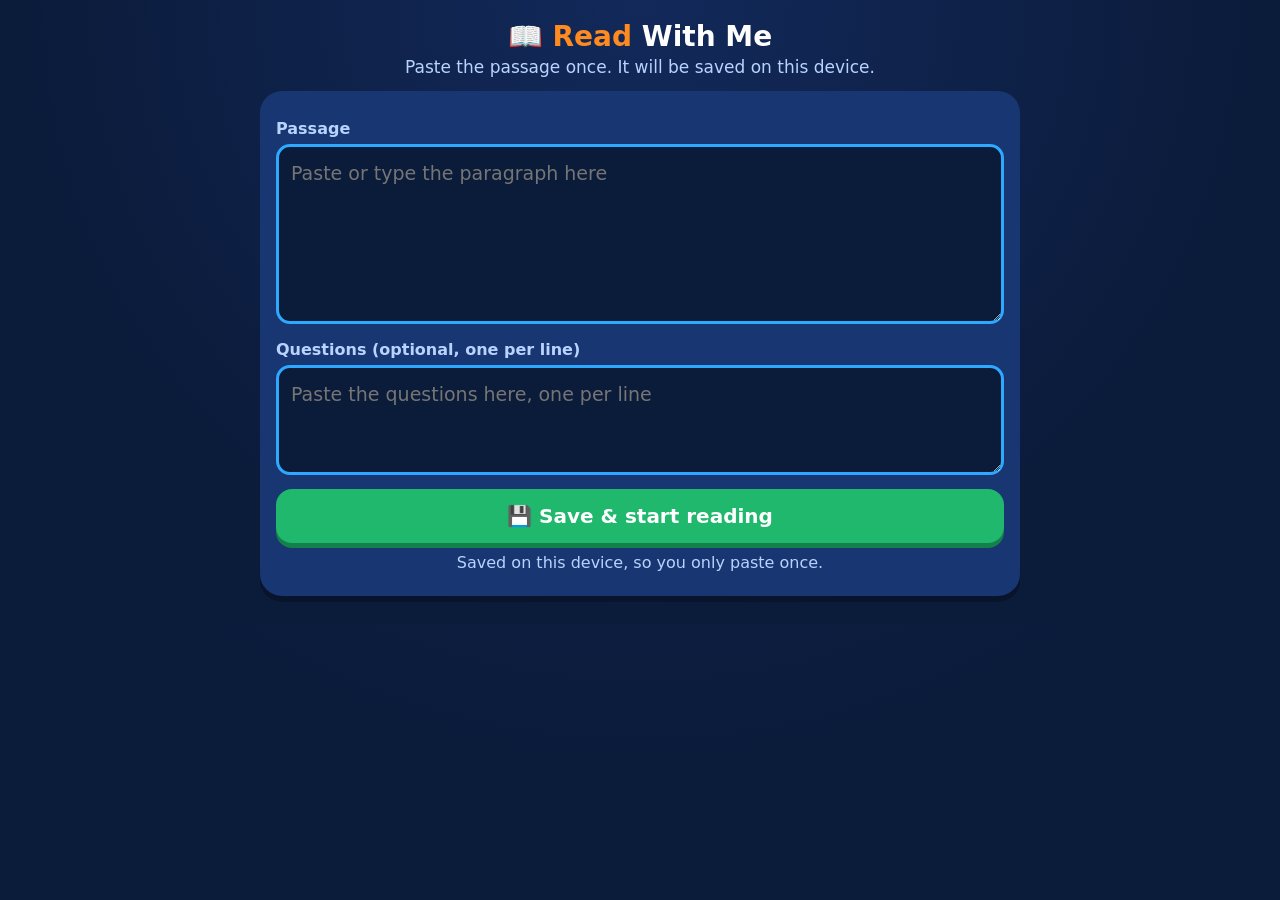
<file: read-with-me.html>
<!doctype html>
<html lang="en">
<head>
<meta charset="utf-8">
<meta name="viewport" content="width=device-width, initial-scale=1">
<title>Read With Me</title>
<style>
:root{--bg:#0b1b3a;--bg2:#12295a;--card:#183672;--blue:#2fa8ff;--orange:#ff8a1f;--green:#2ee08a;--red:#ff5a5a;--soft:#b9d3ff}
*{box-sizing:border-box;-webkit-tap-highlight-color:transparent}
html,body{margin:0;min-height:100%;background:radial-gradient(circle at 50% 0,var(--bg2),var(--bg) 70%);color:#fff;font-family:"Trebuchet MS","Arial Rounded MT Bold",system-ui,sans-serif}
body{padding:14px;display:flex;justify-content:center}
#app{width:100%;max-width:760px}
h1{font-size:28px;text-align:center;margin:6px 0 4px}
h1 span{color:var(--orange)}
.sub{text-align:center;color:var(--soft);margin:0 0 14px;font-size:17px}
.btn{font:inherit;font-weight:800;font-size:20px;border:0;border-radius:16px;padding:14px 18px;color:#fff;background:var(--blue);box-shadow:0 5px 0 #1678bd;cursor:pointer;min-height:54px;touch-action:manipulation}
.btn:active{transform:translateY(3px);box-shadow:0 2px 0 #1678bd}
.btn.o{background:var(--orange);box-shadow:0 5px 0 #c2610a}
.btn.g{background:#1fb86c;box-shadow:0 5px 0 #14804b}
.btn.r{background:#e24d4d;box-shadow:0 5px 0 #a02f2f}
.btn.ghost{background:transparent;box-shadow:none;border:2px solid var(--soft);color:var(--soft);font-size:16px;min-height:42px;padding:8px 12px}
.btn.off{opacity:.4}
.row{display:flex;gap:10px;flex-wrap:wrap;margin:10px 0}
.row .btn{flex:1;min-width:130px}
.card{background:var(--card);border-radius:22px;padding:16px;box-shadow:0 6px 0 rgba(0,0,0,.25);margin-bottom:14px}
textarea{width:100%;font:inherit;font-size:19px;line-height:1.5;border-radius:14px;border:3px solid var(--blue);background:var(--bg);color:#fff;padding:12px;min-height:110px;outline:none;resize:vertical}
textarea:focus{border-color:var(--orange)}
label{display:block;font-weight:800;margin:12px 0 6px;color:var(--soft)}
.bar{position:sticky;top:0;z-index:5;display:flex;gap:8px;align-items:center;background:var(--bg);padding:8px 0 10px;margin-bottom:6px}
.bar .btn{flex:1;min-width:0;font-size:19px;padding:12px 10px}
select{font:inherit;font-weight:800;font-size:16px;border-radius:12px;padding:10px;background:var(--bg);color:#fff;border:2px solid var(--soft);min-height:42px}
#text p{font-size:clamp(22px,5.2vw,30px);line-height:1.75;margin:0 0 14px;user-select:none;-webkit-user-select:none}
.w{cursor:pointer;border-radius:8px;padding:1px 2px;touch-action:manipulation}
.w:hover{background:rgba(47,168,255,.3)}
.w.now{background:var(--orange);color:#111}
.w.pick{background:var(--green);color:#111}
#picked{display:none;text-align:center;margin:0 0 14px}
#picked.show{display:block}
#picked .big{font-size:clamp(40px,12vw,72px);font-weight:900;letter-spacing:2px;color:var(--orange);word-break:break-word}
.tip{color:var(--soft);font-size:16px;text-align:center;margin:8px 0}
.stars{font-size:30px;letter-spacing:3px;text-align:center;margin:4px 0 8px}
.step{display:flex;gap:10px;align-items:center;padding:10px;border-radius:14px;margin:6px 0;background:rgba(0,0,0,.18)}
.step.cur{background:rgba(255,138,31,.2);border:2px solid var(--orange)}
.step.done{opacity:.8}
.step .ic{font-size:26px;width:34px;text-align:center}
.step .tx{flex:1;font-size:18px;font-weight:700}
.step .tx small{display:block;font-weight:500;color:var(--soft);font-size:15px}
.step .btn{font-size:16px;min-height:44px;padding:8px 12px;flex:none}
.q{font-size:20px;font-weight:800;margin:14px 0 6px;color:#e8f1ff}
.chk{display:flex;flex-wrap:wrap;gap:6px 14px;margin:6px 0;font-size:16px;color:var(--soft)}
.chk label{display:flex;align-items:center;gap:6px;margin:0;font-weight:700;color:var(--soft)}
.chk input{width:22px;height:22px}
.msg{min-height:24px;font-weight:800;text-align:center;margin:6px 0}
.good{color:var(--green)}.bad{color:var(--red)}
.trophy{font-size:80px;text-align:center;line-height:1}
.big{font-size:24px;font-weight:900;text-align:center}
.plog{display:flex;justify-content:space-between;gap:10px;align-items:center;padding:12px;border-radius:14px;background:rgba(0,0,0,.2);margin:8px 0}
.plog b{display:block}.plog small{color:var(--soft)}
</style>
</head>
<body>
<div id="app"></div>
<script>
const app=document.getElementById('app');
const KEY_T='rwm_text',KEY_Q='rwm_questions',KEY_L='rwm_log';
function load(k){try{return localStorage.getItem(k)||''}catch(e){return ''}}
function save(k,v){try{localStorage.setItem(k,v)}catch(e){}}
const esc=s=>s.replace(/&/g,'&amp;').replace(/</g,'&lt;').replace(/>/g,'&gt;');
function hash(s){let h=5381;for(let i=0;i<s.length;i++)h=((h<<5)+h+s.charCodeAt(i))|0;return 'p'+(h>>>0).toString(36)}
function getLog(){try{return JSON.parse(load(KEY_L)||'{}')}catch(e){return {}}}

/* ---------- speech ---------- */
let voice=null,speedSlow=false,playing=false,token=0;
const hasSpeech='speechSynthesis' in window;
function pickVoice(){if(!hasSpeech)return;const v=speechSynthesis.getVoices();voice=v.find(x=>/en[-_]US/i.test(x.lang)&&/(samantha|google|aria|jenny|zira|female)/i.test(x.name))||v.find(x=>/en[-_]US/i.test(x.lang))||v.find(x=>/^en/i.test(x.lang))||null}
if(hasSpeech){pickVoice();speechSynthesis.onvoiceschanged=pickVoice}
function utter(text,rate){const u=new SpeechSynthesisUtterance(text);if(voice)u.voice=voice;u.lang='en-US';u.rate=rate;u.pitch=1;return u}
function speak(text,rate){if(!hasSpeech)return;try{speechSynthesis.cancel()}catch(e){}speechSynthesis.speak(utter(text,rate||0.85))}
function stopAll(){token++;playing=false;if(hasSpeech){try{speechSynthesis.cancel()}catch(e){}}clearNow();setPlayBtn()}

/* ---------- progress ---------- */
let H='',P=null,qs=[],totalSteps=3;
function initProgress(raw){
  H=hash(raw);
  const log=getLog();
  P=log[H]||{label:raw.split(/\s+/).slice(0,6).join(' ')+'...',listen:false,reads:0,qdone:false,date:'',sessions:0};
  if(!window._counted){P.sessions=(P.sessions||0)+1;window._counted=true}
  persist();
}
function persist(){const log=getLog();P.date=new Date().toLocaleDateString();log[H]=P;save(KEY_L,JSON.stringify(log))}
function starCount(){return (P.listen?1:0)+Math.min(P.reads,2)+(P.qdone?1:0)}

/* ---------- setup screen ---------- */
function setup(){
  stopAll();
  app.innerHTML=`<h1>📖 <span>Read</span> With Me</h1>
  <p class="sub">Paste the passage once. It will be saved on this device.</p>
  <div class="card">
    <label for="t">Passage</label>
    <textarea id="t" style="min-height:180px" placeholder="Paste or type the paragraph here">${esc(load(KEY_T))}</textarea>
    <label for="q">Questions (optional, one per line)</label>
    <textarea id="q" placeholder="Paste the questions here, one per line">${esc(load(KEY_Q))}</textarea>
    <div class="row"><button class="btn g" onclick="start()">💾 Save &amp; start reading</button></div>
    <p class="tip">Saved on this device, so you only paste once.</p>
    ${load(KEY_T)?'<div class="row"><button class="btn ghost" onclick="reader()">⬅ Back to reading</button><button class="btn ghost" onclick="parent()">👪 Parent</button></div>':''}
  </div>`;
}
function start(){
  const t=document.getElementById('t').value.trim();
  if(!t){document.getElementById('t').focus();return}
  save(KEY_T,t);save(KEY_Q,document.getElementById('q').value.trim());
  reader();
}

/* ---------- reader ---------- */
let words=[],sentences=[];
function build(raw){
  words=[];sentences=[];
  const paras=raw.split(/\n+/).map(s=>s.trim()).filter(Boolean);
  let html='';
  paras.forEach(p=>{
    let ph='';
    p.split(/(\s+)/).forEach(tok=>{
      if(tok===''||/^\s+$/.test(tok)){ph+=' ';return}
      const i=words.length;words.push(tok);
      ph+=`<span class="w" data-i="${i}">${esc(tok)}</span>`;
    });
    html+=`<p>${ph}</p>`;
  });
  let cur=[];
  words.forEach((w,i)=>{cur.push(i);if(/[.!?]["'”’)\]]*$/.test(w)){sentences.push(cur);cur=[]}});
  if(cur.length)sentences.push(cur);
  return html;
}
function reader(){
  stopAll();
  const raw=load(KEY_T);if(!raw){setup();return}
  qs=load(KEY_Q).split(/\n+/).map(s=>s.trim()).filter(Boolean);
  totalSteps=3+(qs.length?1:0);
  initProgress(raw);
  app.innerHTML=`<h1>📖 <span>Read</span> With Me</h1>
  <div class="bar">
    <button class="btn g" id="play" onclick="playAll()">▶ Read to me</button>
    <button class="btn r off" id="stop" onclick="stopAll()">⏹ Stop</button>
    <select id="spd" onchange="speedSlow=this.value==='slow'" aria-label="Speed"><option value="norm">Normal speed</option><option value="slow">Slow speed</option></select>
  </div>
  <div class="card" id="steps"></div>
  <div class="card"><div id="text">${build(raw)}</div></div>
  <div id="picked"><div class="big" id="pw" style="font-size:clamp(40px,12vw,72px);color:var(--orange);word-break:break-word"></div>
    <div class="row"><button class="btn o" onclick="sayPicked()">🔊 Say it again</button><button class="btn" onclick="sayPicked(true)">🐢 Say it slowly</button></div></div>
  <p class="tip">Tap or double-click any word you don't know. I will say it.</p>
  <div id="qa"></div>
  <div class="row"><button class="btn ghost" onclick="setup()">✏️ Change passage</button><button class="btn ghost" onclick="parent()">👪 Parent</button></div>`;
  document.getElementById('text').addEventListener('click',e=>{const el=e.target.closest('.w');if(el)pickWord(+el.dataset.i)});
  if(!hasSpeech)document.querySelector('.tip').textContent='This browser cannot talk. Try Safari or Chrome.';
  renderSteps();renderQA();setPlayBtn();
}

/* ---------- steps and stars ---------- */
function renderSteps(){
  const list=[
    {ic:'👂',t:'Listen',s:'Press the green button and follow along.',done:P.listen,act:`<button class="btn ghost" onclick="markListen()">I listened ✅</button>`},
    {ic:'📖',t:'Read it yourself',s:'Read it out loud. Tap words you don\'t know.',done:P.reads>=1,act:`<button class="btn g" onclick="markRead()">I read it ✅</button>`},
    {ic:'🔁',t:'Read it again',s:'Try to read it smoother this time.',done:P.reads>=2,act:`<button class="btn g" onclick="markRead()">I read it again ✅</button>`}
  ];
  if(qs.length)list.push({ic:'✏️',t:'Answer the questions',s:'Scroll down. Use full sentences.',done:P.qdone,act:`<button class="btn" onclick="document.getElementById('qa').scrollIntoView({behavior:'smooth'})">Go ⬇</button>`});
  let cur=list.findIndex(x=>!x.done);
  const stars='⭐'.repeat(starCount())+'☆'.repeat(totalSteps-starCount());
  let h=`<div class="stars">${stars}</div>`;
  if(cur===-1){
    h+=`<div class="trophy">🏆</div><div class="big">You finished! Great reading!</div>`;
  }else{
    list.forEach((x,i)=>{
      h+=`<div class="step ${x.done?'done':''} ${i===cur?'cur':''}"><div class="ic">${x.done?'✅':x.ic}</div><div class="tx">${x.t}<small>${x.s}</small></div>${i===cur?x.act:''}</div>`;
    });
  }
  document.getElementById('steps').innerHTML=h;
}
function markListen(){P.listen=true;persist();renderSteps()}
function markRead(){
  if(!P.listen){flash('Listen first. Press the green button.');return}
  if(P.reads<2){P.reads++;persist();renderSteps();if(starCount()===totalSteps)celebrate()}
}
function flash(m){const s=document.getElementById('steps');const d=document.createElement('div');d.className='msg bad';d.textContent=m;s.appendChild(d);setTimeout(()=>d.remove(),2500)}
function celebrate(){speak('Great job! You finished!',0.95)}

/* ---------- questions ---------- */
function renderQA(){
  const box=document.getElementById('qa');
  if(!qs.length){box.innerHTML='';return}
  box.innerHTML=`<div class="card"><div class="big">✏️ Questions</div>
  <p class="tip">Answer in complete sentences. Restate the question first.</p>
  ${qs.map((q,i)=>`<div class="q">${i+1}. ${esc(q)}</div>
    <textarea id="a${i}" placeholder="Type your answer here">${esc(load('rwm_a_'+H+'_'+i))}</textarea>
    <div class="chk"><label><input type="checkbox" class="c${i}"> I restated the question</label><label><input type="checkbox" class="c${i}"> Capital letter</label><label><input type="checkbox" class="c${i}"> Period</label></div>
    <div class="row"><button class="btn o" onclick="readAnswer(${i})">🔊 Read my answer to me</button></div>`).join('')}
  <div class="row"><button class="btn g" onclick="finishQ()">💾 Save &amp; finish</button></div>
  <div class="msg" id="qmsg"></div></div>`;
  qs.forEach((q,i)=>{const a=document.getElementById('a'+i);a.addEventListener('input',()=>save('rwm_a_'+H+'_'+i,a.value))});
}
function readAnswer(i){
  const v=document.getElementById('a'+i).value.trim();
  if(!v){setQ('Type your answer first.',false);return}
  speak(v,speedSlow?0.6:0.85);
}
function setQ(m,ok){const e=document.getElementById('qmsg');if(e){e.className='msg '+(ok?'good':'bad');e.textContent=m}}
function finishQ(){
  for(let i=0;i<qs.length;i++){
    const a=document.getElementById('a'+i);save('rwm_a_'+H+'_'+i,a.value);
    if(!a.value.trim()){setQ('Answer question '+(i+1)+' first.',false);return}
    const boxes=[...document.querySelectorAll('.c'+i)];
    if(!boxes.every(b=>b.checked)){setQ('Check your answer to question '+(i+1)+'. Tick all 3 boxes.',false);return}
  }
  const was=P.qdone;P.qdone=true;persist();setQ('✅ Saved on this device',true);
  renderSteps();if(!was&&starCount()===totalSteps)celebrate();
}

/* ---------- word help ---------- */
function clean(w){return w.replace(/^[^A-Za-z0-9]+|[^A-Za-z0-9]+$/g,'').replace(/[’]/g,"'")}
let pickedWord='';
function pickWord(i){
  if(playing)stopAll();
  document.querySelectorAll('.w.pick').forEach(e=>e.classList.remove('pick'));
  const el=document.querySelector(`.w[data-i="${i}"]`);if(el)el.classList.add('pick');
  pickedWord=clean(words[i]);if(!pickedWord)return;
  document.getElementById('pw').textContent=pickedWord;
  document.getElementById('picked').classList.add('show');
  sayPicked();
}
function sayPicked(slow){if(pickedWord)speak(pickedWord,slow?0.5:0.75)}

/* ---------- read aloud with highlight ---------- */
function clearNow(){document.querySelectorAll('.w.now').forEach(e=>e.classList.remove('now'))}
function setPlayBtn(){const p=document.getElementById('play'),x=document.getElementById('stop');if(p)p.classList.toggle('off',playing);if(x)x.classList.toggle('off',!playing)}
function playAll(){
  if(!hasSpeech)return;
  try{speechSynthesis.cancel()}catch(e){}
  document.querySelectorAll('.w.pick').forEach(e=>e.classList.remove('pick'));
  document.getElementById('picked').classList.remove('show');
  playing=true;const my=++token;setPlayBtn();
  const rate=speedSlow?0.6:0.85;
  let si=0;
  function next(){
    if(my!==token)return;
    if(si>=sentences.length){playing=false;clearNow();setPlayBtn();if(!P.listen){P.listen=true;persist();renderSteps()}return}
    const idxs=sentences[si++];
    let text='',map=[];
    idxs.forEach(i=>{map.push({i,start:text.length});text+=words[i]+' '});
    const u=utter(text,rate);
    const show=i=>{clearNow();const el=document.querySelector(`.w[data-i="${i}"]`);if(el){el.classList.add('now');el.scrollIntoView({block:'center',behavior:'smooth'})}};
    show(idxs[0]);
    u.onboundary=ev=>{
      if(my!==token||(ev.name&&ev.name!=='word'))return;
      let k=0;for(let j=0;j<map.length;j++){if(map[j].start<=ev.charIndex)k=j}
      show(map[k].i);
    };
    u.onend=()=>{if(my===token)next()};
    u.onerror=()=>{if(my===token){playing=false;clearNow();setPlayBtn()}};
    speechSynthesis.speak(u);
  }
  next();
}

/* ---------- parent view ---------- */
function parent(){
  stopAll();
  const log=getLog();const keys=Object.keys(log).reverse();
  app.innerHTML=`<h1>👪 <span>Parent</span> Page</h1>
  <p class="sub">What was done on this device.</p>
  ${keys.length?keys.map(k=>{const p=log[k];const total=3+(load(KEY_Q)&&k===hash(load(KEY_T))?1:(p.qdone?1:0));
    return `<div class="plog"><div><b>${esc(p.label)}</b><small>Last used ${p.date||'-'} · opened ${p.sessions||1} time${(p.sessions||1)==1?'':'s'}</small><br><small>Listened: ${p.listen?'yes':'no'} · Read it: ${p.reads||0} of 2 times · Questions: ${p.qdone?'done':'not yet'}</small></div><button class="btn ghost" onclick="resetOne('${k}')">Start over</button></div>`}).join(''):'<div class="card"><p class="tip">Nothing yet.</p></div>'}
  <div class="row"><button class="btn" onclick="reader()">⬅ Back to reading</button></div>`;
}
function resetOne(k){
  const log=getLog();delete log[k];save(KEY_L,JSON.stringify(log));
  try{for(let i=0;i<20;i++)localStorage.removeItem('rwm_a_'+k+'_'+i)}catch(e){}
  parent();
}
if(load(KEY_T))reader();else setup();
</script>
</body>
</html>
</file>
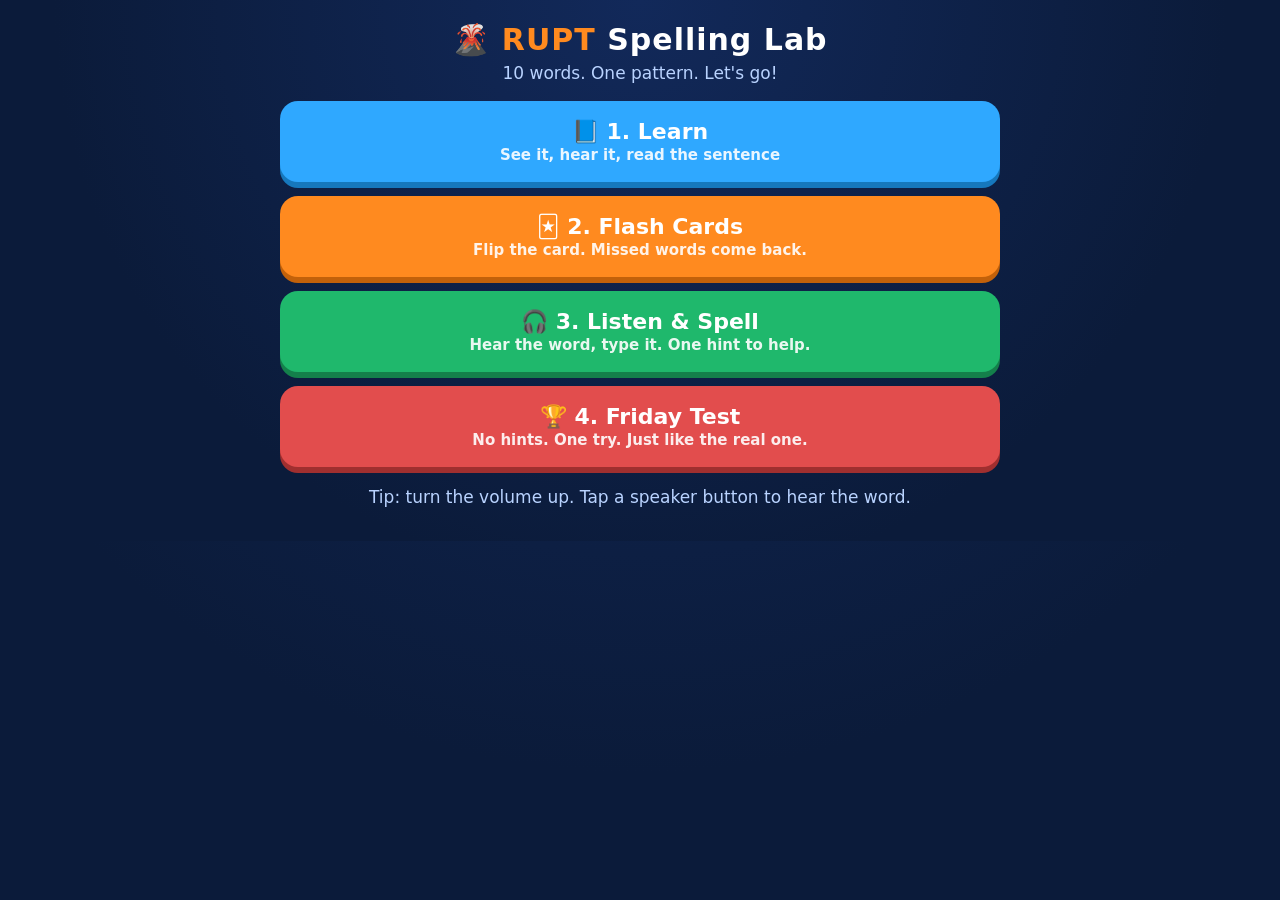
<file: rupt-spelling.html>
<!doctype html>
<html lang="en">
<head>
<meta charset="utf-8">
<meta name="viewport" content="width=device-width, initial-scale=1">
<title>Rupt Spelling Lab</title>
<style>
:root{--bg:#0b1b3a;--bg2:#12295a;--card:#183672;--blue:#2fa8ff;--orange:#ff8a1f;--green:#2ee08a;--red:#ff5a5a;--text:#ffffff;--soft:#b9d3ff}
*{box-sizing:border-box;-webkit-tap-highlight-color:transparent}
html,body{margin:0;min-height:100%;background:radial-gradient(circle at 50% 0,var(--bg2),var(--bg) 70%);color:var(--text);font-family:"Trebuchet MS","Arial Rounded MT Bold",system-ui,sans-serif}
body{padding:16px;display:flex;justify-content:center}
#app{width:100%;max-width:720px}
h1{font-size:30px;margin:6px 0;text-align:center;letter-spacing:1px}
h1 span{color:var(--orange)}
.sub{text-align:center;color:var(--soft);margin:0 0 18px;font-size:17px}
.menu{display:grid;gap:14px}
.btn{font:inherit;font-weight:800;font-size:22px;border:0;border-radius:18px;padding:18px 20px;color:#fff;background:var(--blue);box-shadow:0 6px 0 #1678bd;cursor:pointer;min-height:60px}
.btn:active{transform:translateY(4px);box-shadow:0 2px 0 #1678bd}
.btn.o{background:var(--orange);box-shadow:0 6px 0 #c2610a}
.btn.o:active{box-shadow:0 2px 0 #c2610a}
.btn.g{background:#1fb86c;box-shadow:0 6px 0 #14804b}
.btn.g:active{box-shadow:0 2px 0 #14804b}
.btn.r{background:#e24d4d;box-shadow:0 6px 0 #a02f2f}
.btn.r:active{box-shadow:0 2px 0 #a02f2f}
.btn.ghost{background:transparent;box-shadow:none;border:2px solid var(--soft);color:var(--soft);font-size:17px;padding:10px 14px;min-height:44px}
.btn small{display:block;font-weight:600;font-size:15px;opacity:.9;margin-top:2px}
.top{display:flex;justify-content:space-between;align-items:center;margin-bottom:12px;gap:8px}
.pill{background:var(--card);border-radius:999px;padding:8px 14px;font-weight:800;color:var(--soft)}
.card{background:var(--card);border-radius:26px;padding:22px 16px;text-align:center;box-shadow:0 8px 0 rgba(0,0,0,.25)}
.word{font-size:clamp(34px,11vw,64px);font-weight:900;letter-spacing:2px;margin:8px 0;word-break:break-word}
.word .r{color:var(--orange)}
.sylrow{display:flex;flex-wrap:wrap;gap:8px;justify-content:center;margin:12px 0}
.syl{background:var(--bg);border:3px solid var(--blue);border-radius:14px;padding:6px 12px;font-size:clamp(26px,8vw,44px);font-weight:900}
.syl .r{color:var(--orange)}
.sent{font-size:21px;line-height:1.4;margin:14px 6px;color:#e8f1ff}
.sent b{color:var(--orange);background:rgba(255,138,31,.15);padding:0 4px;border-radius:6px}
.hint{color:var(--soft);font-size:16px;margin:6px 0}
.row{display:flex;gap:10px;margin-top:14px;flex-wrap:wrap}
.row .btn{flex:1;min-width:130px;font-size:19px}
input[type=text]{width:100%;font:inherit;font-size:34px;font-weight:800;text-align:center;letter-spacing:3px;padding:14px;border-radius:16px;border:4px solid var(--blue);background:var(--bg);color:#fff;outline:none;margin-top:14px}
input[type=text]:focus{border-color:var(--orange)}
.msg{min-height:30px;font-size:20px;font-weight:800;margin:10px 0 0}
.good{color:var(--green)}.bad{color:var(--red)}
.bar{height:12px;background:var(--bg);border-radius:99px;overflow:hidden;margin:0 0 14px}
.bar i{display:block;height:100%;background:linear-gradient(90deg,var(--blue),var(--orange));width:0;transition:width .3s}
.flip{perspective:900px;cursor:pointer}
.stars{font-size:36px;letter-spacing:4px;margin:10px 0;word-break:break-word}
.trophy{font-size:96px;line-height:1}
.miss{display:flex;flex-wrap:wrap;gap:8px;justify-content:center;margin:10px 0}
.miss span{background:var(--bg);border:2px solid var(--red);border-radius:12px;padding:6px 12px;font-weight:800}
.big{font-size:28px;font-weight:900;margin:6px 0}
</style>
</head>
<body>
<div id="app"><p style="text-align:center;font-size:20px;margin-top:40px">If you only see this message, open the file in Safari or Chrome instead of a preview.</p></div>
<script>
const WORDS=[
{w:"corrupt",s:["cor","rupt"],t:"The evil villain used a corrupt trick to cheat in the video game."},
{w:"disrupt",s:["dis","rupt"],t:"A loud dinosaur roar can disrupt the whole class."},
{w:"abrupt",s:["a","brupt"],t:"The roller coaster made an abrupt stop at the top of the hill."},
{w:"bankruptcy",s:["bank","rupt","cy"],t:"The pirate faced bankruptcy after he spent all of his gold."},
{w:"rupture",s:["rup","ture"],t:"A rupture in the water pipe sprayed water all over the yard."},
{w:"disruptions",s:["dis","rup","tions"],t:"Thunder and lightning caused disruptions at the baseball game."},
{w:"interrupt",s:["in","ter","rupt"],t:"It is not polite to interrupt someone who is talking."},
{w:"erupt",s:["e","rupt"],t:"The volcano began to erupt with hot red lava."},
{w:"bankrupt",s:["bank","rupt"],t:"The toy store went bankrupt and had to close its doors."},
{w:"eruption",s:["e","rup","tion"],t:"The eruption shot ash high into the sky."}
];
const app=document.getElementById('app');
const shuffle=a=>{a=a.slice();for(let i=a.length-1;i>0;i--){const j=Math.floor(Math.random()*(i+1));[a[i],a[j]]=[a[j],a[i]]}return a};

/* ---------- speech ---------- */
let voice=null;
function pickVoice(){const v=speechSynthesis.getVoices();voice=v.find(x=>/en[-_]US/i.test(x.lang)&&/(samantha|google|aria|jenny|zira|female)/i.test(x.name))||v.find(x=>/en[-_]US/i.test(x.lang))||v.find(x=>/^en/i.test(x.lang))||null}
if('speechSynthesis' in window){pickVoice();speechSynthesis.onvoiceschanged=pickVoice}
function say(text,rate){
  if(!('speechSynthesis' in window))return;
  speechSynthesis.cancel();
  const u=new SpeechSynthesisUtterance(text);
  if(voice)u.voice=voice;u.lang='en-US';u.rate=rate||0.85;u.pitch=1;
  speechSynthesis.speak(u);
}
const sayWord=w=>say(w,0.75);
const saySent=t=>say(t,0.85);

/* ---------- rendering helpers ---------- */
function lettersHTML(w){const i=w.indexOf('rupt');return [...w].map((c,k)=>(i>=0&&k>=i&&k<i+4)?`<span class="r">${c}</span>`:c).join('')}
function sylHTML(o){
  const i=o.w.indexOf('rupt');let k=0;
  return '<div class="sylrow">'+o.s.map(s=>{
    const h=[...s].map(c=>{const hit=(k>=i&&k<i+4);k++;return hit?`<span class="r">${c}</span>`:c}).join('');
    return `<div class="syl">${h}</div>`}).join('')+'</div>';
}
function sentHTML(o){return o.t.replace(new RegExp('\\b('+o.w+')\\b','i'),'<b>$1</b>')}
function topbar(title,extra){return `<div class="top"><button class="btn ghost" onclick="home()">⬅ Menu</button><div class="pill">${title}</div><div class="pill">${extra||''}</div></div>`}
function bar(done,total){return `<div class="bar"><i style="width:${Math.round(100*done/total)}%"></i></div>`}

/* ---------- home ---------- */
function home(){
  try{if('speechSynthesis' in window)speechSynthesis.cancel()}catch(e){}
  app.innerHTML=`
  <h1>🌋 <span>RUPT</span> Spelling Lab</h1>
  <p class="sub">10 words. One pattern. Let's go!</p>
  <div class="menu">
    <button class="btn" onclick="learn(0)">📘 1. Learn<small>See it, hear it, read the sentence</small></button>
    <button class="btn o" onclick="flash()">🃏 2. Flash Cards<small>Flip the card. Missed words come back.</small></button>
    <button class="btn g" onclick="spell(false)">🎧 3. Listen &amp; Spell<small>Hear the word, type it. One hint to help.</small></button>
    <button class="btn r" onclick="spell(true)">🏆 4. Friday Test<small>No hints. One try. Just like the real one.</small></button>
  </div>
  <p class="sub" style="margin-top:20px">Tip: turn the volume up. Tap a speaker button to hear the word.</p>`;
}

/* ---------- 1. LEARN ---------- */
function learn(i){
  const o=WORDS[i];
  app.innerHTML=topbar('Learn',`${i+1} / ${WORDS.length}`)+bar(i+1,WORDS.length)+`
  <div class="card">
    <div class="word">${lettersHTML(o.w)}</div>
    ${sylHTML(o)}
    <div class="sent">${sentHTML(o)}</div>
    <div class="row">
      <button class="btn o" onclick="sayWord('${o.w}')">🔊 Say word</button>
      <button class="btn" onclick="saySent(WORDS[${i}].t)">🔊 Sentence</button>
    </div>
    <div class="row">
      ${i>0?`<button class="btn ghost" onclick="learn(${i-1})">⬅ Back</button>`:''}
      ${i<WORDS.length-1?`<button class="btn g" onclick="learn(${i+1})">Next ➡</button>`:`<button class="btn g" onclick="flash()">Go to Flash Cards ➡</button>`}
    </div>
  </div>`;
  setTimeout(()=>sayWord(o.w),250);
}

/* ---------- 2. FLASH CARDS ---------- */
let fq=[],fTotal=10,fFlipped=false,fAgain=0;
function flash(){fq=shuffle(WORDS);fTotal=fq.length;fAgain=0;fFlipped=false;flashShow()}
function flashShow(){
  if(!fq.length){return awardFlash()}
  const o=fq[0];
  const done=fTotal-fq.length;
  let inner;
  if(!fFlipped){
    inner=`<div class="hint">Tap the card to flip it</div><div class="word">${lettersHTML(o.w)}</div>
      <div class="row"><button class="btn o" onclick="event.stopPropagation();sayWord('${o.w}')">🔊 Say it</button></div>`;
  }else{
    inner=`<div class="word" style="font-size:clamp(28px,8vw,44px)">${lettersHTML(o.w)}</div>${sylHTML(o)}
      <div class="sent">${sentHTML(o)}</div>
      <div class="row"><button class="btn o" onclick="event.stopPropagation();sayWord('${o.w}')">🔊 Word</button>
      <button class="btn" onclick="event.stopPropagation();saySent(fq[0].t)">🔊 Sentence</button></div>`;
  }
  app.innerHTML=topbar('Flash Cards',`${done} / ${fTotal} got it`)+bar(done,fTotal)+
   `<div class="card flip" onclick="fFlipped=!fFlipped;flashShow();if(fFlipped)sayWord(fq[0].w)">${inner}</div>`+
   `<div class="row"><button class="btn r" onclick="flashAgain()">🔁 Still learning</button><button class="btn g" onclick="flashGot()">✅ Got it!</button></div>`;
}
function flashGot(){fq.shift();fFlipped=false;flashShow()}
function flashAgain(){fAgain++;fq.push(fq.shift());fFlipped=false;flashShow()}
function awardFlash(){
  app.innerHTML=topbar('Flash Cards','Done!')+`<div class="card">
    <div class="trophy">🎉</div><div class="big">All 10 cards done!</div>
    <p class="sent">You marked "Still learning" ${fAgain} time${fAgain==1?'':'s'}. ${fAgain===0?'Perfect run!':'Great job sticking with it!'}</p>
    <div class="row"><button class="btn o" onclick="flash()">Again</button><button class="btn g" onclick="spell(false)">Listen &amp; Spell ➡</button></div></div>`;
}

/* ---------- 3 & 4. LISTEN & SPELL / FRIDAY TEST ---------- */
let sq=[],sTest=false,sTotal=10,sStars=0,sTries=0,sMissed=[],sAttempt=0,sFirstTry={},sResults=[];
function spell(test){
  sTest=test;sq=shuffle(WORDS);sTotal=sq.length;sStars=0;sMissed=[];sAttempt=0;sFirstTry={};sResults=[];
  spellShow('');
}
function spellShow(msgHTML,hintHTML){
  if(!sq.length)return awardSpell();
  const o=sq[0];const done=sTest?(sTotal-sq.length):(sTotal-sq.length);
  app.innerHTML=topbar(sTest?'Friday Test':'Listen & Spell',sTest?`Word ${sTotal-sq.length+1} of ${sTotal}`:`${sTotal-sq.length} / ${sTotal} done`)+bar(sTotal-sq.length,sTotal)+`
  <div class="card">
    <div class="big">🎧 Listen and spell it</div>
    <div class="row"><button class="btn o" onclick="sayWord('${o.w}')">🔊 Say word</button>
    <button class="btn" onclick="saySent(WORDS.find(x=>x.w==='${o.w}').t)">🔊 Sentence</button></div>
    <input type="text" id="ans" autocomplete="off" autocapitalize="none" autocorrect="off" spellcheck="false" placeholder="type here" onkeydown="if(event.key==='Enter')spellCheck()">
    ${hintHTML||''}
    <div class="msg">${msgHTML||''}</div>
    <div class="row"><button class="btn g" onclick="spellCheck()">${sTest?'Next ➡':'Check ✅'}</button></div>
  </div>`;
  const el=document.getElementById('ans');
  if(el&&!msgHTML){setTimeout(()=>{sayWord(o.w);el.focus()},300)}else if(el){el.focus()}
}
function spellCheck(){
  const o=sq[0];
  const val=(document.getElementById('ans').value||'').trim().toLowerCase();
  if(!val){return}
  const ok=val===o.w;
  if(sTest){
    sResults.push({w:o.w,ok,typed:val});
    if(ok)sStars++;else sMissed.push(o.w);
    sq.shift();spellShow('');return;
  }
  if(ok){
    if(sAttempt===0){sStars++;sFirstTry[o.w]=true}
    sAttempt=0;sq.shift();
    app.querySelector('.msg')&&0;
    toastThen(`<span class="good">✅ Yes! ${o.w}</span>`,()=>spellShow(''));
  }else if(sAttempt===0){
    sAttempt=1;
    spellShow(`<span class="bad">Not quite. Try again!</span>`,`<div class="hint">Hint:</div>${sylHTML(o)}`);
  }else{
    sAttempt=0;
    if(!sMissed.includes(o.w))sMissed.push(o.w);
    sq.push(sq.shift());
    toastThen(`<span class="bad">The word is <b>${o.w}</b>. We'll try it again.</span>`,()=>spellShow(''),2600,o.w);
  }
}
function toastThen(html,next,ms,w){
  app.innerHTML=`<div class="card" style="margin-top:40px"><div class="big">${html}</div>${w?`<div class="word">${lettersHTML(w)}</div>`:''}</div>`;
  if(w)sayWord(w);
  setTimeout(next,ms||1000);
}
function awardSpell(){
  const perfect=sStars===sTotal;
  const stars='⭐'.repeat(sStars)+'☆'.repeat(sTotal-sStars);
  let body;
  if(sTest){
    body=`<div class="big">Friday Test: ${sStars} out of ${sTotal}</div>`+
      (sMissed.length?`<p class="sent">Practice these:</p><div class="miss">${sResults.filter(r=>!r.ok).map(r=>`<span>${r.w}<br><small style="color:#ffb0b0">you typed: ${r.typed}</small></span>`).join('')}</div>`:'');
  }else{
    body=`<div class="big">${sStars} out of ${sTotal} on the first try</div>`+
      (sMissed.length?`<p class="sent">Words that need more practice:</p><div class="miss">${sMissed.map(w=>`<span>${w}</span>`).join('')}</div>`:'<p class="sent">You spelled every word right on the first try!</p>');
  }
  app.innerHTML=topbar(sTest?'Friday Test':'Listen & Spell','Results')+`<div class="card">
    <div class="trophy">${perfect?'🏆':sStars>=7?'🥇':'🚀'}</div>
    <div class="stars">${stars}</div>${body}
    <p class="sent">${perfect?'PERFECT! You are a rupt champion!':sStars>=7?'Awesome work! Almost there!':'Keep practicing. You are getting stronger!'}</p>
    <div class="row"><button class="btn o" onclick="spell(${sTest})">Try again</button><button class="btn" onclick="home()">Menu</button></div></div>`;
  if(perfect)say('Perfect! You are a rupt champion!',0.95);
}
home();
</script>
</body>
</html>
</file>
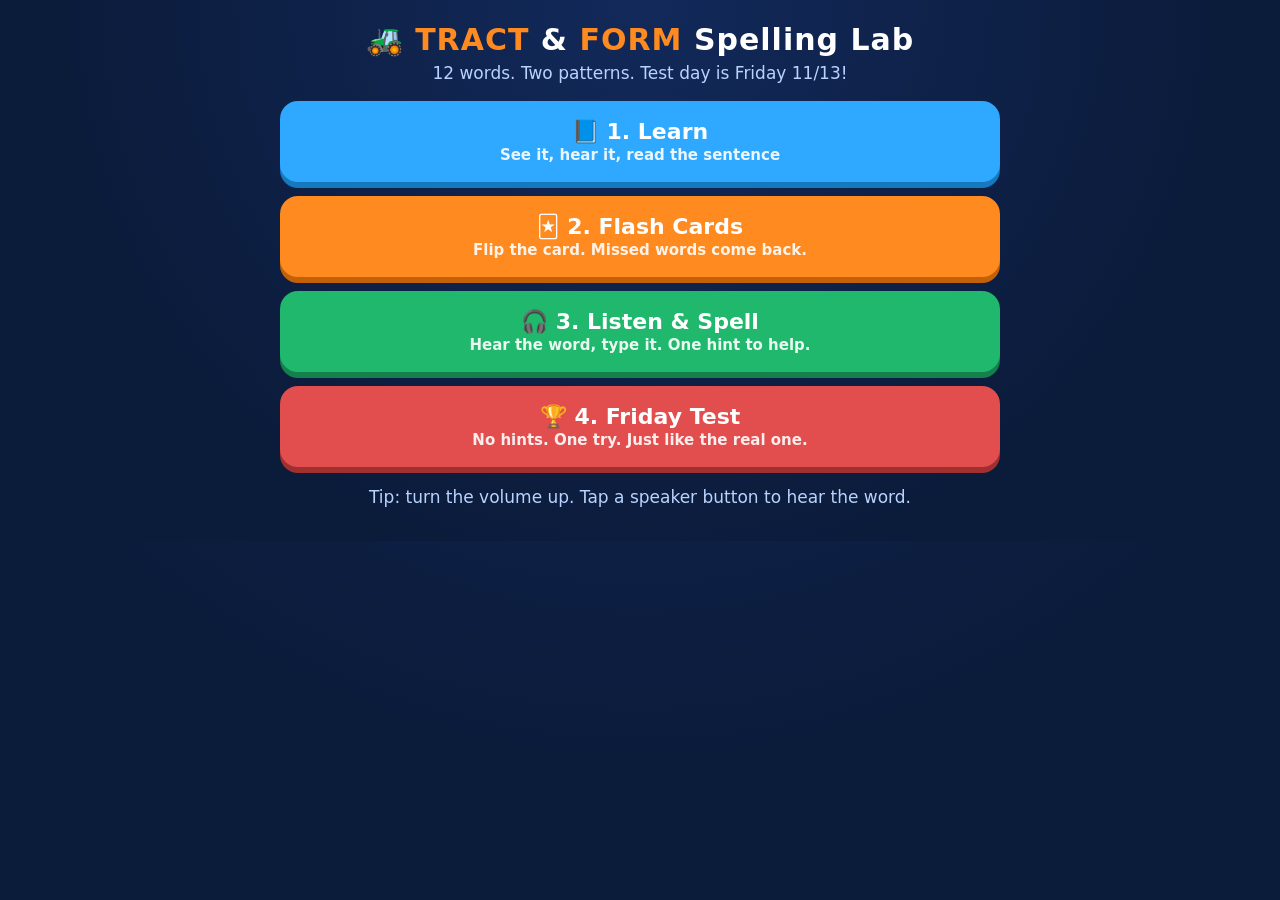
<file: tract-form-spelling.html>
<!doctype html>
<html lang="en">
<head>
<meta charset="utf-8">
<meta name="viewport" content="width=device-width, initial-scale=1">
<title>Tract &amp; Form Spelling Lab</title>
<style>
:root{--bg:#0b1b3a;--bg2:#12295a;--card:#183672;--blue:#2fa8ff;--orange:#ff8a1f;--green:#2ee08a;--red:#ff5a5a;--text:#ffffff;--soft:#b9d3ff}
*{box-sizing:border-box;-webkit-tap-highlight-color:transparent}
html,body{margin:0;min-height:100%;background:radial-gradient(circle at 50% 0,var(--bg2),var(--bg) 70%);color:var(--text);font-family:"Trebuchet MS","Arial Rounded MT Bold",system-ui,sans-serif}
body{padding:16px;display:flex;justify-content:center}
#app{width:100%;max-width:720px}
h1{font-size:30px;margin:6px 0;text-align:center;letter-spacing:1px}
h1 span{color:var(--orange)}
.sub{text-align:center;color:var(--soft);margin:0 0 18px;font-size:17px}
.menu{display:grid;gap:14px}
.btn{font:inherit;font-weight:800;font-size:22px;border:0;border-radius:18px;padding:18px 20px;color:#fff;background:var(--blue);box-shadow:0 6px 0 #1678bd;cursor:pointer;min-height:60px}
.btn:active{transform:translateY(4px);box-shadow:0 2px 0 #1678bd}
.btn.o{background:var(--orange);box-shadow:0 6px 0 #c2610a}
.btn.o:active{box-shadow:0 2px 0 #c2610a}
.btn.g{background:#1fb86c;box-shadow:0 6px 0 #14804b}
.btn.g:active{box-shadow:0 2px 0 #14804b}
.btn.r{background:#e24d4d;box-shadow:0 6px 0 #a02f2f}
.btn.r:active{box-shadow:0 2px 0 #a02f2f}
.btn.ghost{background:transparent;box-shadow:none;border:2px solid var(--soft);color:var(--soft);font-size:17px;padding:10px 14px;min-height:44px}
.btn small{display:block;font-weight:600;font-size:15px;opacity:.9;margin-top:2px}
.top{display:flex;justify-content:space-between;align-items:center;margin-bottom:12px;gap:8px}
.pill{background:var(--card);border-radius:999px;padding:8px 14px;font-weight:800;color:var(--soft)}
.card{background:var(--card);border-radius:26px;padding:22px 16px;text-align:center;box-shadow:0 8px 0 rgba(0,0,0,.25)}
.word{font-size:clamp(34px,11vw,64px);font-weight:900;letter-spacing:2px;margin:8px 0;word-break:break-word}
.word .r{color:var(--orange)}
.sylrow{display:flex;flex-wrap:wrap;gap:8px;justify-content:center;margin:12px 0}
.syl{background:var(--bg);border:3px solid var(--blue);border-radius:14px;padding:6px 12px;font-size:clamp(26px,8vw,44px);font-weight:900}
.syl .r{color:var(--orange)}
.sent{font-size:21px;line-height:1.4;margin:14px 6px;color:#e8f1ff}
.sent b{color:var(--orange);background:rgba(255,138,31,.15);padding:0 4px;border-radius:6px}
.hint{color:var(--soft);font-size:16px;margin:6px 0}
.row{display:flex;gap:10px;margin-top:14px;flex-wrap:wrap}
.row .btn{flex:1;min-width:130px;font-size:19px}
input[type=text]{width:100%;font:inherit;font-size:34px;font-weight:800;text-align:center;letter-spacing:3px;padding:14px;border-radius:16px;border:4px solid var(--blue);background:var(--bg);color:#fff;outline:none;margin-top:14px}
input[type=text]:focus{border-color:var(--orange)}
.msg{min-height:30px;font-size:20px;font-weight:800;margin:10px 0 0}
.good{color:var(--green)}.bad{color:var(--red)}
.bar{height:12px;background:var(--bg);border-radius:99px;overflow:hidden;margin:0 0 14px}
.bar i{display:block;height:100%;background:linear-gradient(90deg,var(--blue),var(--orange));width:0;transition:width .3s}
.flip{perspective:900px;cursor:pointer}
.stars{font-size:36px;letter-spacing:4px;margin:10px 0;word-break:break-word}
.trophy{font-size:96px;line-height:1}
.miss{display:flex;flex-wrap:wrap;gap:8px;justify-content:center;margin:10px 0}
.miss span{background:var(--bg);border:2px solid var(--red);border-radius:12px;padding:6px 12px;font-weight:800}
.big{font-size:28px;font-weight:900;margin:6px 0}
</style>
</head>
<body>
<div id="app"><p style="text-align:center;font-size:20px;margin-top:40px">If you only see this message, open the file in Safari or Chrome instead of a preview.</p></div>
<script>
const WORDS=[
{w:"tractor",s:["trac","tor"],t:"The farmer drove the big green tractor across the muddy field."},
{w:"extract",s:["ex","tract"],t:"The pirates tried to extract the treasure from the sunken ship."},
{w:"attract",s:["at","tract"],t:"A strong magnet can attract paper clips and other small metal things."},
{w:"retract",s:["re","tract"],t:"A cat can retract its sharp claws when it wants to be gentle."},
{w:"distract",s:["dis","tract"],t:"Do not let a noisy video game distract you from your homework."},
{w:"formed",s:["formed"],t:"A giant ice cave formed inside the mountain over many years."},
{w:"inform",s:["in","form"],t:"Please inform your teacher if you need extra help."},
{w:"formal",s:["for","mal"],t:"The knight wore formal armor to the royal dinner."},
{w:"uniform",s:["u","ni","form"],t:"Our baseball team wears a blue and orange uniform."},
{w:"misinform",s:["mis","in","form"],t:"Do not misinform your friends about the rules of the game."},
{w:"traction",s:["trac","tion"],t:"The tires need good traction to climb the snowy hill."},
{w:"uninformed",s:["un","in","formed"],t:"Sam felt uninformed because he missed the news about the field trip."}
];
const app=document.getElementById('app');
const shuffle=a=>{a=a.slice();for(let i=a.length-1;i>0;i--){const j=Math.floor(Math.random()*(i+1));[a[i],a[j]]=[a[j],a[i]]}return a};

/* ---------- speech ---------- */
let voice=null;
function pickVoice(){const v=speechSynthesis.getVoices();voice=v.find(x=>/en[-_]US/i.test(x.lang)&&/(samantha|google|aria|jenny|zira|female)/i.test(x.name))||v.find(x=>/en[-_]US/i.test(x.lang))||v.find(x=>/^en/i.test(x.lang))||null}
if('speechSynthesis' in window){pickVoice();speechSynthesis.onvoiceschanged=pickVoice}
function say(text,rate){
  if(!('speechSynthesis' in window))return;
  speechSynthesis.cancel();
  const u=new SpeechSynthesisUtterance(text);
  if(voice)u.voice=voice;u.lang='en-US';u.rate=rate||0.85;u.pitch=1;
  speechSynthesis.speak(u);
}
const sayWord=w=>say(w,0.75);
const saySent=t=>say(t,0.85);

/* ---------- rendering helpers ---------- */
function pat(w){const a=w.indexOf('tract');if(a>=0)return [a,5];const b=w.indexOf('form');return b>=0?[b,4]:[-1,0]}
function lettersHTML(w){const [i,n]=pat(w);return [...w].map((c,k)=>(i>=0&&k>=i&&k<i+n)?`<span class="r">${c}</span>`:c).join('')}
function sylHTML(o){
  const [i,n]=pat(o.w);let k=0;
  return '<div class="sylrow">'+o.s.map(s=>{
    const h=[...s].map(c=>{const hit=(i>=0&&k>=i&&k<i+n);k++;return hit?`<span class="r">${c}</span>`:c}).join('');
    return `<div class="syl">${h}</div>`}).join('')+'</div>';
}
function sentHTML(o){return o.t.replace(new RegExp('\\b('+o.w+')\\b','i'),'<b>$1</b>')}
function topbar(title,extra){return `<div class="top"><button class="btn ghost" onclick="home()">⬅ Menu</button><div class="pill">${title}</div><div class="pill">${extra||''}</div></div>`}
function bar(done,total){return `<div class="bar"><i style="width:${Math.round(100*done/total)}%"></i></div>`}

/* ---------- home ---------- */
function home(){
  try{if('speechSynthesis' in window)speechSynthesis.cancel()}catch(e){}
  app.innerHTML=`
  <h1>🚜 <span>TRACT</span> &amp; <span>FORM</span> Spelling Lab</h1>
  <p class="sub">12 words. Two patterns. Test day is Friday 11/13!</p>
  <div class="menu">
    <button class="btn" onclick="learn(0)">📘 1. Learn<small>See it, hear it, read the sentence</small></button>
    <button class="btn o" onclick="flash()">🃏 2. Flash Cards<small>Flip the card. Missed words come back.</small></button>
    <button class="btn g" onclick="spell(false)">🎧 3. Listen &amp; Spell<small>Hear the word, type it. One hint to help.</small></button>
    <button class="btn r" onclick="spell(true)">🏆 4. Friday Test<small>No hints. One try. Just like the real one.</small></button>
  </div>
  <p class="sub" style="margin-top:20px">Tip: turn the volume up. Tap a speaker button to hear the word.</p>`;
}

/* ---------- 1. LEARN ---------- */
function learn(i){
  const o=WORDS[i];
  app.innerHTML=topbar('Learn',`${i+1} / ${WORDS.length}`)+bar(i+1,WORDS.length)+`
  <div class="card">
    <div class="word">${lettersHTML(o.w)}</div>
    ${sylHTML(o)}
    <div class="sent">${sentHTML(o)}</div>
    <div class="row">
      <button class="btn o" onclick="sayWord('${o.w}')">🔊 Say word</button>
      <button class="btn" onclick="saySent(WORDS[${i}].t)">🔊 Sentence</button>
    </div>
    <div class="row">
      ${i>0?`<button class="btn ghost" onclick="learn(${i-1})">⬅ Back</button>`:''}
      ${i<WORDS.length-1?`<button class="btn g" onclick="learn(${i+1})">Next ➡</button>`:`<button class="btn g" onclick="flash()">Go to Flash Cards ➡</button>`}
    </div>
  </div>`;
  setTimeout(()=>sayWord(o.w),250);
}

/* ---------- 2. FLASH CARDS ---------- */
let fq=[],fTotal=12,fFlipped=false,fAgain=0;
function flash(){fq=shuffle(WORDS);fTotal=fq.length;fAgain=0;fFlipped=false;flashShow()}
function flashShow(){
  if(!fq.length){return awardFlash()}
  const o=fq[0];
  const done=fTotal-fq.length;
  let inner;
  if(!fFlipped){
    inner=`<div class="hint">Tap the card to flip it</div><div class="word">${lettersHTML(o.w)}</div>
      <div class="row"><button class="btn o" onclick="event.stopPropagation();sayWord('${o.w}')">🔊 Say it</button></div>`;
  }else{
    inner=`<div class="word" style="font-size:clamp(28px,8vw,44px)">${lettersHTML(o.w)}</div>${sylHTML(o)}
      <div class="sent">${sentHTML(o)}</div>
      <div class="row"><button class="btn o" onclick="event.stopPropagation();sayWord('${o.w}')">🔊 Word</button>
      <button class="btn" onclick="event.stopPropagation();saySent(fq[0].t)">🔊 Sentence</button></div>`;
  }
  app.innerHTML=topbar('Flash Cards',`${done} / ${fTotal} got it`)+bar(done,fTotal)+
   `<div class="card flip" onclick="fFlipped=!fFlipped;flashShow();if(fFlipped)sayWord(fq[0].w)">${inner}</div>`+
   `<div class="row"><button class="btn r" onclick="flashAgain()">🔁 Still learning</button><button class="btn g" onclick="flashGot()">✅ Got it!</button></div>`;
}
function flashGot(){fq.shift();fFlipped=false;flashShow()}
function flashAgain(){fAgain++;fq.push(fq.shift());fFlipped=false;flashShow()}
function awardFlash(){
  app.innerHTML=topbar('Flash Cards','Done!')+`<div class="card">
    <div class="trophy">🎉</div><div class="big">All ${fTotal} cards done!</div>
    <p class="sent">You marked "Still learning" ${fAgain} time${fAgain==1?'':'s'}. ${fAgain===0?'Perfect run!':'Great job sticking with it!'}</p>
    <div class="row"><button class="btn o" onclick="flash()">Again</button><button class="btn g" onclick="spell(false)">Listen &amp; Spell ➡</button></div></div>`;
}

/* ---------- 3 & 4. LISTEN & SPELL / FRIDAY TEST ---------- */
let sq=[],sTest=false,sTotal=12,sStars=0,sTries=0,sMissed=[],sAttempt=0,sFirstTry={},sResults=[];
function spell(test){
  sTest=test;sq=shuffle(WORDS);sTotal=sq.length;sStars=0;sMissed=[];sAttempt=0;sFirstTry={};sResults=[];
  spellShow('');
}
function spellShow(msgHTML,hintHTML){
  if(!sq.length)return awardSpell();
  const o=sq[0];const done=sTest?(sTotal-sq.length):(sTotal-sq.length);
  app.innerHTML=topbar(sTest?'Friday Test':'Listen & Spell',sTest?`Word ${sTotal-sq.length+1} of ${sTotal}`:`${sTotal-sq.length} / ${sTotal} done`)+bar(sTotal-sq.length,sTotal)+`
  <div class="card">
    <div class="big">🎧 Listen and spell it</div>
    <div class="row"><button class="btn o" onclick="sayWord('${o.w}')">🔊 Say word</button>
    <button class="btn" onclick="saySent(WORDS.find(x=>x.w==='${o.w}').t)">🔊 Sentence</button></div>
    <input type="text" id="ans" autocomplete="off" autocapitalize="none" autocorrect="off" spellcheck="false" placeholder="type here" onkeydown="if(event.key==='Enter')spellCheck()">
    ${hintHTML||''}
    <div class="msg">${msgHTML||''}</div>
    <div class="row"><button class="btn g" onclick="spellCheck()">${sTest?'Next ➡':'Check ✅'}</button></div>
  </div>`;
  const el=document.getElementById('ans');
  if(el&&!msgHTML){setTimeout(()=>{sayWord(o.w);el.focus()},300)}else if(el){el.focus()}
}
function spellCheck(){
  const o=sq[0];
  const val=(document.getElementById('ans').value||'').trim().toLowerCase();
  if(!val){return}
  const ok=val===o.w;
  if(sTest){
    sResults.push({w:o.w,ok,typed:val});
    if(ok)sStars++;else sMissed.push(o.w);
    sq.shift();spellShow('');return;
  }
  if(ok){
    if(sAttempt===0){sStars++;sFirstTry[o.w]=true}
    sAttempt=0;sq.shift();
    app.querySelector('.msg')&&0;
    toastThen(`<span class="good">✅ Yes! ${o.w}</span>`,()=>spellShow(''));
  }else if(sAttempt===0){
    sAttempt=1;
    spellShow(`<span class="bad">Not quite. Try again!</span>`,`<div class="hint">Hint:</div>${sylHTML(o)}`);
  }else{
    sAttempt=0;
    if(!sMissed.includes(o.w))sMissed.push(o.w);
    sq.push(sq.shift());
    toastThen(`<span class="bad">The word is <b>${o.w}</b>. We'll try it again.</span>`,()=>spellShow(''),2600,o.w);
  }
}
function toastThen(html,next,ms,w){
  app.innerHTML=`<div class="card" style="margin-top:40px"><div class="big">${html}</div>${w?`<div class="word">${lettersHTML(w)}</div>`:''}</div>`;
  if(w)sayWord(w);
  setTimeout(next,ms||1000);
}
function awardSpell(){
  const perfect=sStars===sTotal;
  const stars='⭐'.repeat(sStars)+'☆'.repeat(sTotal-sStars);
  let body;
  if(sTest){
    body=`<div class="big">Friday Test: ${sStars} out of ${sTotal}</div>`+
      (sMissed.length?`<p class="sent">Practice these:</p><div class="miss">${sResults.filter(r=>!r.ok).map(r=>`<span>${r.w}<br><small style="color:#ffb0b0">you typed: ${r.typed}</small></span>`).join('')}</div>`:'');
  }else{
    body=`<div class="big">${sStars} out of ${sTotal} on the first try</div>`+
      (sMissed.length?`<p class="sent">Words that need more practice:</p><div class="miss">${sMissed.map(w=>`<span>${w}</span>`).join('')}</div>`:'<p class="sent">You spelled every word right on the first try!</p>');
  }
  app.innerHTML=topbar(sTest?'Friday Test':'Listen & Spell','Results')+`<div class="card">
    <div class="trophy">${perfect?'🏆':sStars>=Math.ceil(sTotal*0.7)?'🥇':'🚀'}</div>
    <div class="stars">${stars}</div>${body}
    <p class="sent">${perfect?'PERFECT! You are a spelling champion!':sStars>=Math.ceil(sTotal*0.7)?'Awesome work! Almost there!':'Keep practicing. You are getting stronger!'}</p>
    <div class="row"><button class="btn o" onclick="spell(${sTest})">Try again</button><button class="btn" onclick="home()">Menu</button></div></div>`;
  if(perfect)say('Perfect! You are a spelling champion!',0.95);
}
home();
</script>
</body>
</html>
</file>
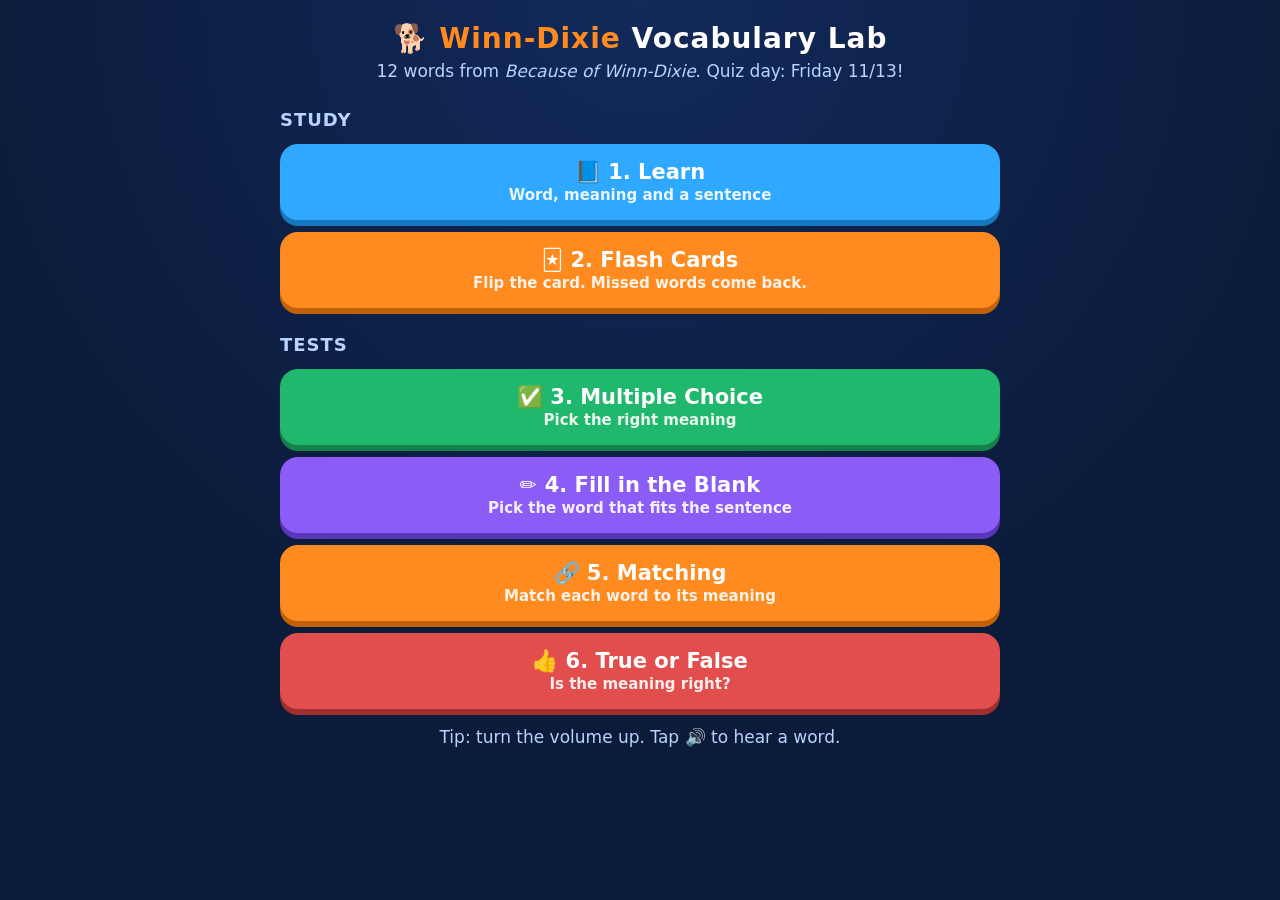
<file: vocab-bowd.html>
<!doctype html>
<html lang="en">
<head>
<meta charset="utf-8">
<meta name="viewport" content="width=device-width, initial-scale=1">
<title>Winn-Dixie Vocabulary Lab</title>
<style>
:root{--bg:#0b1b3a;--bg2:#12295a;--card:#183672;--blue:#2fa8ff;--orange:#ff8a1f;--green:#2ee08a;--red:#ff5a5a;--soft:#b9d3ff}
*{box-sizing:border-box;-webkit-tap-highlight-color:transparent}
html,body{margin:0;min-height:100%;background:radial-gradient(circle at 50% 0,var(--bg2),var(--bg) 70%);color:#fff;font-family:"Trebuchet MS","Arial Rounded MT Bold",system-ui,sans-serif}
body{padding:16px;display:flex;justify-content:center}
#app{width:100%;max-width:720px}
h1{font-size:28px;margin:6px 0;text-align:center;letter-spacing:1px}
h1 span{color:var(--orange)}
h2{font-size:18px;color:var(--soft);margin:14px 0 2px;letter-spacing:1px}
.sub{text-align:center;color:var(--soft);margin:0 0 14px;font-size:17px}
.menu{display:grid;gap:12px}
.btn{font:inherit;font-weight:800;font-size:21px;border:0;border-radius:18px;padding:16px 18px;color:#fff;background:var(--blue);box-shadow:0 6px 0 #1678bd;cursor:pointer;min-height:58px;touch-action:manipulation}
.btn:active{transform:translateY(4px);box-shadow:0 2px 0 #1678bd}
.btn.o{background:var(--orange);box-shadow:0 6px 0 #c2610a}
.btn.g{background:#1fb86c;box-shadow:0 6px 0 #14804b}
.btn.r{background:#e24d4d;box-shadow:0 6px 0 #a02f2f}
.btn.p{background:#8b5cf6;box-shadow:0 6px 0 #5b36b8}
.btn.ghost{background:transparent;box-shadow:none;border:2px solid var(--soft);color:var(--soft);font-size:17px;padding:10px 14px;min-height:44px}
.btn small{display:block;font-weight:600;font-size:15px;opacity:.9;margin-top:2px}
.top{display:flex;justify-content:space-between;align-items:center;margin-bottom:12px;gap:8px}
.pill{background:var(--card);border-radius:999px;padding:8px 14px;font-weight:800;color:var(--soft)}
.card{background:var(--card);border-radius:26px;padding:20px 16px;text-align:center;box-shadow:0 8px 0 rgba(0,0,0,.25);margin-bottom:12px}
.word{font-size:clamp(34px,11vw,60px);font-weight:900;letter-spacing:1px;margin:6px 0;word-break:break-word;color:var(--orange)}
.sylrow{display:flex;flex-wrap:wrap;gap:8px;justify-content:center;margin:10px 0}
.syl{background:var(--bg);border:3px solid var(--blue);border-radius:14px;padding:4px 12px;font-size:clamp(22px,6.5vw,36px);font-weight:900}
.def{font-size:clamp(21px,5.5vw,28px);line-height:1.35;margin:12px 4px;color:#fff;font-weight:700}
.lab{color:var(--soft);font-size:15px;font-weight:800;letter-spacing:1px;margin-top:10px}
.sent{font-size:clamp(19px,5vw,24px);line-height:1.45;margin:6px 4px 10px;color:#e8f1ff}
.sent b{color:var(--orange);background:rgba(255,138,31,.15);padding:0 4px;border-radius:6px}
.blank{display:inline-block;min-width:110px;border-bottom:4px solid var(--orange);margin:0 4px}
.hint{color:var(--soft);font-size:16px;margin:6px 0}
.row{display:flex;gap:10px;margin-top:12px;flex-wrap:wrap}
.row .btn{flex:1;min-width:130px;font-size:19px}
.bar{height:12px;background:var(--bg);border-radius:99px;overflow:hidden;margin:0 0 14px}
.bar i{display:block;height:100%;background:linear-gradient(90deg,var(--blue),var(--orange));width:0;transition:width .3s}
.opts{display:grid;gap:10px;margin-top:12px}
.opt{font:inherit;font-weight:700;font-size:clamp(18px,4.8vw,22px);text-align:left;line-height:1.3;border:3px solid var(--blue);border-radius:16px;padding:14px;color:#fff;background:var(--bg);cursor:pointer;min-height:56px;touch-action:manipulation}
.opt.center{text-align:center}
.opt:active{background:#16306a}
.opt.ok{background:#14804b;border-color:var(--green)}
.opt.no{background:#a02f2f;border-color:var(--red)}
.opt.sel{border-color:var(--orange);background:#3a2a10}
.opt.done{background:#14804b;border-color:var(--green);opacity:.75}
.opt.dim{opacity:.55}
.msg{min-height:28px;font-size:20px;font-weight:800;margin:10px 0 0;line-height:1.35}
.good{color:var(--green)}.bad{color:var(--red)}
.flip{cursor:pointer}
.stars{font-size:28px;letter-spacing:3px;margin:8px 0;word-break:break-word}
.trophy{font-size:92px;line-height:1}
.big{font-size:26px;font-weight:900;margin:6px 0}
.miss{text-align:left;margin:10px 0}
.miss div{background:var(--bg);border:2px solid var(--red);border-radius:14px;padding:8px 12px;margin:8px 0;font-size:17px;line-height:1.35}
.miss b{color:var(--orange);font-size:19px}
.mgrid{display:grid;grid-template-columns:1fr 1.5fr;gap:10px;margin-top:10px}
.mcol{display:grid;gap:10px;align-content:start}
.mcol .opt{font-size:clamp(16px,4vw,19px);padding:12px 10px}
.mcol.w .opt{font-weight:900;text-align:center;color:var(--orange)}
</style>
</head>
<body>
<div id="app"></div>
<script>
/* Teacher definitions copied from the class vocabulary sheet (Because of Winn-Dixie). */
const WORDS=[
{w:"produce",s:["pro","duce"],d:"fresh fruits and vegetables",t:"At the farmers market, we bought fresh produce like apples, carrots, and lettuce."},
{w:"exception",s:["ex","cep","tion"],d:"A case where a rule does not apply",t:"The rule says no running in the hall, but there is an exception for a fire drill."},
{w:"installment",s:["in","stall","ment"],d:"when money is paid over a length of time",t:"Dad paid for the new couch with one installment each month until it was paid off."},
{w:"peculiar",s:["pe","cu","liar"],d:"strange or unusual",t:"Opal found a peculiar rock that was shaped like a star and glowed in the dark."},
{w:"employee",s:["em","ploy","ee"],d:"Someone who works for money",t:"Mr. Lee is an employee at the grocery store, and he gets paid every Friday."},
{w:"fortunate",s:["for","tu","nate"],d:"favored by or involving good luck or fortune",t:"We were fortunate that the rain stopped just before our picnic began."},
{w:"ignorant",s:["ig","no","rant"],d:"lacking knowledge or awareness in general",t:"He was ignorant about the new rule because nobody had ever told him about it."},
{w:"melancholy",s:["mel","an","chol","y"],d:"A sad or gloomy condition",t:"The rainy gray day made Maria feel melancholy, and she sat quietly by the window."},
{w:"trustworthy",s:["trust","wor","thy"],d:"The ability to keep promises",t:"Our neighbor is trustworthy, so she always does what she promises."},
{w:"constellations",s:["con","stel","la","tions"],d:"A group of stars in the night sky that make up a picture or a pattern",t:"On a clear night, we looked up and saw constellations made of bright stars."},
{w:"irritating",s:["ir","ri","tat","ing"],d:"To anger or bother",t:"The mosquito kept buzzing near my ear, and it was so irritating."},
{w:"distracted",s:["dis","tract","ed"],d:"To prevent something from continuing as usual",t:"I got distracted by the loud noise and stopped reading."}
];
const N=WORDS.length, ALL=WORDS.map((_,i)=>i);
const app=document.getElementById('app');
const shuffle=a=>{a=a.slice();for(let i=a.length-1;i>0;i--){const j=Math.floor(Math.random()*(i+1));[a[i],a[j]]=[a[j],a[i]]}return a};
const cap=s=>s.charAt(0).toUpperCase()+s.slice(1);
const defText=i=>cap(WORDS[i].d);
const defQuote=i=>WORDS[i].d.replace(/\.$/,'');
const wrapRe=i=>new RegExp('\\b('+WORDS[i].w+')\\b','i');
const sentBold=i=>WORDS[i].t.replace(wrapRe(i),'<b>$1</b>');
const sentBlank=i=>WORDS[i].t.replace(wrapRe(i),'<span class="blank"></span>');
const sentSpeakBlank=i=>WORDS[i].t.replace(wrapRe(i),'blank');
const sentFilled=i=>sentBold(i);
const TEST_NAMES={mc:'Multiple Choice',fill:'Fill in the Blank',match:'Matching',tf:'True or False'};

/* ---------- speech ---------- */
let voice=null;const hasSpeech='speechSynthesis' in window;
function pickVoice(){try{const v=speechSynthesis.getVoices();voice=v.find(x=>/en[-_]US/i.test(x.lang)&&/(samantha|google|aria|jenny|zira|female)/i.test(x.name))||v.find(x=>/en[-_]US/i.test(x.lang))||v.find(x=>/^en/i.test(x.lang))||null}catch(e){}}
if(hasSpeech){pickVoice();try{speechSynthesis.onvoiceschanged=pickVoice}catch(e){}}
function say(text,rate){
  if(!hasSpeech)return;
  try{speechSynthesis.cancel();const u=new SpeechSynthesisUtterance(text);if(voice)u.voice=voice;u.lang='en-US';u.rate=rate||0.85;speechSynthesis.speak(u)}catch(e){}
}
const sayWord=i=>say(WORDS[i].w,0.75);
const saySent=i=>say(WORDS[i].t,0.85);
const sayDef=i=>say(WORDS[i].d,0.85);
function hush(){try{hasSpeech&&speechSynthesis.cancel()}catch(e){}}

/* ---------- helpers ---------- */
const topbar=(title,extra)=>`<div class="top"><button class="btn ghost" onclick="home()">⬅ Menu</button><div class="pill">${title}</div><div class="pill">${extra||''}</div></div>`;
const bar=(d,t)=>`<div class="bar"><i style="width:${Math.round(100*d/t)}%"></i></div>`;
const sylHTML=i=>'<div class="sylrow">'+WORDS[i].s.map(x=>`<div class="syl">${x}</div>`).join('')+'</div>';

/* ---------- home ---------- */
function home(){
  hush();
  app.innerHTML=`<h1>🐕 <span>Winn-Dixie</span> Vocabulary Lab</h1>
  <p class="sub">12 words from <i>Because of Winn-Dixie</i>. Quiz day: Friday 11/13!</p>
  <div class="menu">
    <h2>STUDY</h2>
    <button class="btn" onclick="learn(0)">📘 1. Learn<small>Word, meaning and a sentence</small></button>
    <button class="btn o" onclick="flash()">🃏 2. Flash Cards<small>Flip the card. Missed words come back.</small></button>
    <h2>TESTS</h2>
    <button class="btn g" onclick="startQuiz('mc',ALL)">✅ 3. Multiple Choice<small>Pick the right meaning</small></button>
    <button class="btn p" onclick="startQuiz('fill',ALL)">✏️ 4. Fill in the Blank<small>Pick the word that fits the sentence</small></button>
    <button class="btn o" onclick="startQuiz('match',ALL)">🔗 5. Matching<small>Match each word to its meaning</small></button>
    <button class="btn r" onclick="startQuiz('tf',ALL)">👍 6. True or False<small>Is the meaning right?</small></button>
  </div>
  <p class="sub" style="margin-top:18px">Tip: turn the volume up. Tap 🔊 to hear a word.</p>`;
}

/* ---------- 1. LEARN ---------- */
function learn(i){
  hush();
  app.innerHTML=topbar('Learn',`${i+1} / ${N}`)+bar(i+1,N)+`
  <div class="card">
    <div class="word">${WORDS[i].w}</div>
    ${sylHTML(i)}
    <div class="lab">MEANING</div><div class="def">${defText(i)}</div>
    <div class="lab">SENTENCE</div><div class="sent">${sentBold(i)}</div>
    <div class="row"><button class="btn o" onclick="sayWord(${i})">🔊 Word</button><button class="btn" onclick="sayDef(${i})">🔊 Meaning</button><button class="btn" onclick="saySent(${i})">🔊 Sentence</button></div>
    <div class="row">
      ${i>0?`<button class="btn ghost" onclick="learn(${i-1})">⬅ Back</button>`:''}
      ${i<N-1?`<button class="btn g" onclick="learn(${i+1})">Next ➡</button>`:`<button class="btn g" onclick="flash()">Go to Flash Cards ➡</button>`}
    </div>
  </div>`;
  setTimeout(()=>sayWord(i),250);
}

/* ---------- 2. FLASH CARDS ---------- */
let fq=[],fTotal=N,fFlipped=false,fAgain=0;
function flash(){fq=shuffle(ALL);fTotal=fq.length;fAgain=0;fFlipped=false;flashShow()}
function flashShow(){
  hush();
  if(!fq.length)return flashEnd();
  const i=fq[0],done=fTotal-fq.length;
  const inner=fFlipped
   ?`<div class="word" style="font-size:clamp(28px,8vw,42px)">${WORDS[i].w}</div>${sylHTML(i)}<div class="lab">MEANING</div><div class="def">${defText(i)}</div><div class="lab">SENTENCE</div><div class="sent">${sentBold(i)}</div>
     <div class="row"><button class="btn o" onclick="event.stopPropagation();sayWord(${i})">🔊 Word</button><button class="btn" onclick="event.stopPropagation();sayDef(${i})">🔊 Meaning</button><button class="btn" onclick="event.stopPropagation();saySent(${i})">🔊 Sentence</button></div>`
   :`<div class="hint">What does it mean? Tap the card to flip it.</div><div class="word">${WORDS[i].w}</div><div class="row"><button class="btn o" onclick="event.stopPropagation();sayWord(${i})">🔊 Say it</button></div>`;
  app.innerHTML=topbar('Flash Cards',`${done} / ${fTotal} got it`)+bar(done,fTotal)+
   `<div class="card flip" onclick="fFlipped=!fFlipped;flashShow();if(fFlipped)sayWord(fq[0])">${inner}</div>
    <div class="row"><button class="btn r" onclick="flashAgain()">🔁 Still learning</button><button class="btn g" onclick="flashGot()">✅ Got it!</button></div>`;
}
function flashGot(){fq.shift();fFlipped=false;flashShow()}
function flashAgain(){fAgain++;fq.push(fq.shift());fFlipped=false;flashShow()}
function flashEnd(){
  app.innerHTML=topbar('Flash Cards','Done!')+`<div class="card"><div class="trophy">🎉</div><div class="big">All ${fTotal} cards done!</div>
  <p class="sent">You marked "Still learning" ${fAgain} time${fAgain==1?'':'s'}. ${fAgain===0?'Perfect run!':'Great job sticking with it!'}</p>
  <div class="row"><button class="btn o" onclick="flash()">Again</button><button class="btn g" onclick="startQuiz('mc',ALL)">Try a test ➡</button></div></div>`;
}

/* ---------- tests 3, 4, 6: one question at a time ---------- */
let Q=null;
function startQuiz(type,ids){
  hush();
  ids=shuffle(ids);
  if(type==='match')return startMatch(ids);
  Q={type,queue:ids,total:ids.length,i:0,right:0,missed:[],answered:false,tf:{},other:{}};
  if(type==='tf'){
    const flags=shuffle(ids.map((_,k)=>k<Math.ceil(ids.length/2)));
    ids.forEach((id,k)=>{Q.tf[id]=flags[k];const others=ALL.filter(x=>x!==id);Q.other[id]=others[Math.floor(Math.random()*others.length)]});
  }
  showQ();
}
function showQ(){
  hush();
  if(Q.i>=Q.total)return results(Q.type,Q.total,Q.right,Q.missed);
  Q.answered=false;
  const id=Q.queue[Q.i];
  let body='';
  if(Q.type==='mc'){
    const opts=shuffle([id,...shuffle(ALL.filter(x=>x!==id)).slice(0,3)]);
    Q.speak=()=>say(WORDS[id].w,0.75);
    body=`<div class="lab">WHAT DOES THIS WORD MEAN?</div><div class="word">${WORDS[id].w}</div>
      <div class="row"><button class="btn o" onclick="Q.speak()">🔊 Say it</button></div>
      <div class="opts">${opts.map(o=>`<button class="opt" data-id="${o}" onclick="pick(${o})">${defText(o)}</button>`).join('')}</div>`;
  }else if(Q.type==='fill'){
    const opts=shuffle([id,...shuffle(ALL.filter(x=>x!==id)).slice(0,3)]);
    Q.speak=()=>say(sentSpeakBlank(id),0.85);
    body=`<div class="lab">WHICH WORD FITS THE BLANK?</div><div class="sent" style="font-size:clamp(21px,5.5vw,28px);margin:14px 4px">${sentBlank(id)}</div>
      <div class="row"><button class="btn o" onclick="Q.speak()">🔊 Read it to me</button></div>
      <div class="opts">${opts.map(o=>`<button class="opt center" data-id="${o}" onclick="pick(${o})" style="font-size:clamp(22px,6vw,28px);font-weight:900">${WORDS[o].w}</button>`).join('')}</div>`;
  }else{
    const shown=Q.tf[id]?id:Q.other[id];
    const text=`${WORDS[id].w} means "${defQuote(shown)}."`;
    Q.speak=()=>say(`${WORDS[id].w} means ${WORDS[shown].d}.`,0.85);
    body=`<div class="lab">TRUE OR FALSE?</div><div class="def" style="font-size:clamp(22px,6vw,30px);margin:16px 4px"><span style="color:var(--orange);font-weight:900">${WORDS[id].w}</span> means <span>"${defQuote(shown)}."</span></div>
      <div class="row"><button class="btn o" onclick="Q.speak()">🔊 Read it to me</button></div>
      <div class="row"><button class="btn g" data-tf="1" onclick="pickTF(true)">👍 True</button><button class="btn r" data-tf="0" onclick="pickTF(false)">👎 False</button></div>`;
  }
  app.innerHTML=topbar(TEST_NAMES[Q.type],`${Q.i+1} of ${Q.total}`)+bar(Q.i,Q.total)+`<div class="card">${body}<div class="msg" id="fb"></div><div class="row" id="nx"></div></div>`;
  if(Q.type==='mc')setTimeout(()=>Q.speak(),250);
}
function nextBtn(){
  const last=Q.i+1>=Q.total;
  document.getElementById('nx').innerHTML=`<button class="btn g" onclick="Q.i++;showQ()">${last?'See results 🏆':'Next ➡'}</button>`;
}
function pick(optId){
  if(Q.answered)return;Q.answered=true;
  const id=Q.queue[Q.i],good=optId===id;
  document.querySelectorAll('.opt').forEach(b=>{const bid=+b.dataset.id;if(bid===id)b.classList.add('ok');else if(bid===optId)b.classList.add('no');else b.classList.add('dim')});
  const fb=document.getElementById('fb');
  if(good){Q.right++;fb.className='msg good';fb.textContent='✅ Yes! That is right.'}
  else{Q.missed.push(id);fb.className='msg bad';
    fb.innerHTML=Q.type==='mc'?`❌ Not quite. <b>${WORDS[id].w}</b> means: ${defText(id)}`:`❌ Not quite. The answer is <b>${WORDS[id].w}</b>.<div class="sent" style="color:#fff;font-weight:500">${sentFilled(id)}</div>`}
  if(good&&Q.type==='fill'){fb.innerHTML=`✅ Yes!<div class="sent" style="color:#fff;font-weight:500">${sentFilled(id)}</div>`}
  nextBtn();
}
function pickTF(val){
  if(Q.answered)return;Q.answered=true;
  const id=Q.queue[Q.i],truth=Q.tf[id],good=val===truth;
  document.querySelectorAll('[data-tf]').forEach(b=>{const isTrueBtn=b.dataset.tf==='1';if(isTrueBtn===truth)b.style.outline='4px solid #fff';else b.classList.add('off'),b.style.opacity='.5'});
  const fb=document.getElementById('fb');
  if(good){Q.right++;fb.className='msg good';fb.textContent=truth?'✅ Right! That is true.':'✅ Right! That is false.'}
  else{Q.missed.push(id);fb.className='msg bad';fb.innerHTML=`❌ Not quite. <b>${WORDS[id].w}</b> really means: ${defText(id)}`}
  nextBtn();
}

/* ---------- test 5: matching ---------- */
let M=null;
function startMatch(ids){
  const rounds=[];for(let i=0;i<ids.length;i+=6)rounds.push(ids.slice(i,i+6));
  if(rounds.length>1&&rounds[rounds.length-1].length===1){const x=rounds.pop();rounds[rounds.length-1].push(x[0])}
  M={rounds,r:0,total:ids.length,missed:new Set()};
  matchRound();
}
function matchRound(){
  hush();
  const ids=M.rounds[M.r];M.matched=new Set();M.sel=null;
  const defs=shuffle(ids);
  app.innerHTML=topbar('Matching',`Round ${M.r+1} of ${M.rounds.length}`)+bar(M.r,M.rounds.length)+`<div class="card">
    <div class="big" style="font-size:22px">Tap a word, then tap its meaning</div>
    <div class="mgrid"><div class="mcol w">${shuffle(ids).map(i=>`<button class="opt" id="mw${i}" onclick="mWord(${i})">${WORDS[i].w}</button>`).join('')}</div>
    <div class="mcol">${defs.map(i=>`<button class="opt" id="md${i}" onclick="mDef(${i})">${defText(i)}</button>`).join('')}</div></div>
    <div class="msg" id="fb"></div><div class="row" id="nx"></div></div>`;
}
function mWord(i){
  if(M.matched.has(i))return;
  sayWord(i);
  document.querySelectorAll('.mcol.w .opt').forEach(b=>b.classList.remove('sel'));
  M.sel=i;document.getElementById('mw'+i).classList.add('sel');
  const fb=document.getElementById('fb');fb.className='msg';fb.textContent='';
}
function mDef(i){
  if(M.matched.has(i))return;
  const fb=document.getElementById('fb');
  if(M.sel===null){fb.className='msg bad';fb.textContent='Tap a word first.';return}
  if(M.sel===i){
    M.matched.add(i);
    document.getElementById('mw'+i).className='opt done';document.getElementById('md'+i).className='opt done';
    M.sel=null;fb.className='msg good';fb.textContent='✅ Match!';
    if(M.matched.size===M.rounds[M.r].length){
      const more=M.r+1<M.rounds.length;
      document.getElementById('nx').innerHTML=`<button class="btn g" onclick="${more?'M.r++;matchRound()':'matchDone()'}">${more?'Next round ➡':'See results 🏆'}</button>`;
    }
  }else{
    M.missed.add(M.sel);
    const b=document.getElementById('md'+i);b.classList.add('no');setTimeout(()=>b.classList.remove('no'),700);
    document.getElementById('mw'+M.sel).classList.remove('sel');M.sel=null;
    fb.className='msg bad';fb.textContent='❌ Not that one. Try again.';
  }
}
function matchDone(){results('match',M.total,M.total-M.missed.size,[...M.missed])}

/* ---------- results ---------- */
function results(type,total,right,missed){
  hush();
  const perfect=right===total;
  const stars='⭐'.repeat(right)+'☆'.repeat(total-right);
  const msg=perfect?'PERFECT! You know these words!':right>=Math.ceil(total*0.7)?'Awesome work! Almost there!':'Keep practicing. You are getting stronger!';
  const list=missed.length?`<p class="sent">Words to practice:</p><div class="miss">${missed.map(i=>`<div><b>${WORDS[i].w}</b><br>${defText(i)}</div>`).join('')}</div>`:'';
  app.innerHTML=topbar(TEST_NAMES[type],'Results')+`<div class="card">
    <div class="trophy">${perfect?'🏆':right>=Math.ceil(total*0.7)?'🥇':'🚀'}</div>
    <div class="stars">${stars}</div>
    <div class="big">${right} out of ${total}${type==='match'?' on the first try':''}</div>${list}
    <p class="sent">${msg}</p>
    <div class="row">${missed.length?`<button class="btn r" onclick="startQuiz('${type}',[${missed.join(',')}])">🔁 Retry missed words</button>`:''}
    <button class="btn o" onclick="startQuiz('${type}',ALL)">Try again</button><button class="btn" onclick="home()">Menu</button></div></div>`;
  if(perfect)say('Perfect! You know these words!',0.95);
}
home();
</script>
</body>
</html>
</file>
<file: styles.css>
@import url('https://fonts.googleapis.com/css2?family=DM+Sans:wght@400;500;600;700;800&family=Outfit:wght@400;500;600;700;800&display=swap');
:root{--ink:#102e31;--green:#276b57;--cream:#faf8f0;--orange:#f5aa57;--line:#e7e8df}*{box-sizing:border-box}html{scroll-behavior:smooth}body{margin:0;background:var(--cream);color:var(--ink);font-family:"DM Sans",Arial,sans-serif;line-height:1.6}h1,h2,h3{font-family:Outfit,Arial,sans-serif;line-height:1.08;letter-spacing:-.035em}h1{font-size:clamp(3.5rem,6.5vw,6.8rem);margin:.2em 0}h2{font-size:clamp(2.8rem,5vw,4.7rem);margin:.2em 0 .5em}h3{font-size:1.55rem;margin:.6rem 0}h1 em,h2 em{color:var(--green);font-style:normal}p{max-width:62ch}a{color:inherit}.wrap{max-width:1200px;margin:auto;padding:0 24px}.section{padding:90px 0}.eyebrow{font-size:.78rem;font-weight:800;letter-spacing:.16em;color:#b27738}.text-green{color:var(--green)}.skip-link{position:absolute;top:-80px;background:#fff;padding:10px;z-index:9}.skip-link:focus{top:0}.site-header{background:var(--cream);position:sticky;top:0;z-index:10;border-bottom:1px solid var(--line)}.nav-inner{min-height:82px;display:flex;align-items:center;justify-content:space-between;gap:24px}.brand{display:flex;align-items:center;gap:12px;text-decoration:none;font-size:.9rem;font-weight:800;line-height:1.15;letter-spacing:.07em}.brand strong{display:block}.brand small{display:block;font-size:.67rem;font-weight:500;letter-spacing:0}.brand-icon{display:grid;place-items:center;position:relative;width:48px;height:48px;border-radius:14px;background:var(--ink);color:white;font:bold 28px Outfit}.spark{position:absolute;color:var(--orange);font-size:15px;right:-6px;top:-8px}.nav-cta,.btn{display:inline-flex;align-items:center;gap:12px;text-decoration:none;font-weight:800;border-radius:40px;padding:14px 22px}.nav-cta,.btn-primary{background:var(--ink);color:white}.btn-text{padding-left:0}.btn-light{background:#fff;color:var(--ink)}.menu-toggle{display:none}.mobile-nav{padding:18px 25px;background:white}.mobile-nav a{display:block;padding:8px}.mobile-nav[hidden]{display:none}.hero{overflow:hidden;background:#f3efe1}.hero-layout{display:grid;grid-template-columns:1.1fr .9fr;align-items:center;min-height:670px;gap:35px;padding-top:60px;padding-bottom:70px}.hero-lead{font-size:1.23rem;color:#465758}.hero-actions{display:flex;align-items:center;flex-wrap:wrap;gap:16px;margin-top:32px}.hero-notes{display:flex;flex-wrap:wrap;gap:20px;font-size:.85rem;margin-top:38px;font-weight:700;color:#57715f}.hero-art{position:relative;min-height:470px;display:grid;place-items:center}.orb{position:absolute;border-radius:50%}.orb-one{width:410px;height:410px;background:#e2e5ca}.orb-two{width:290px;height:290px;background:#bed8bc;right:0;bottom:0}.hero-card{position:relative;transform:rotate(-5deg);background:white;box-shadow:0 35px 70px #1a48332c;border:2px solid #dae0d6;border-radius:24px;padding:26px;width:min(390px,90%)}.mini-title{font-size:.75rem;font-weight:800;letter-spacing:.09em}.math-illustration{font:700 clamp(42px,5vw,68px) Outfit;display:flex;flex-wrap:wrap;justify-content:center;align-items:center;gap:12px;padding:46px 0}.number-a{color:#ec8e4b}.number-b{color:#32886c}.question{color:#cb8660}.card-bottom{font-size:.8rem;font-weight:700;display:flex;justify-content:space-between}.floating-card{position:absolute;z-index:1;background:white;padding:14px 20px;border-radius:14px;box-shadow:0 12px 40px #153d3522;font-weight:700}.float-top{top:30px;right:5px;transform:rotate(8deg)}.float-bottom{bottom:35px;left:0;transform:rotate(4deg)}.float-bottom span{display:block;color:#e2a647}.cross{position:absolute;top:20px;left:30px;font-size:3rem;color:#d99e40}.stats-band{background:var(--ink);color:white;padding:28px 0}.stats-grid{display:grid;grid-template-columns:repeat(3,1fr);gap:25px}.stats-grid strong{display:block;font-family:Outfit;font-size:1.35rem}.stats-grid span{font-size:.85rem;color:#b3d2cd}.section-top{display:flex;justify-content:space-between;align-items:end;gap:40px}.section-top>p{max-width:380px}.filters{display:flex;justify-content:space-between;gap:16px;flex-wrap:wrap;margin:30px 0}.filter-buttons{display:flex;flex-wrap:wrap;gap:8px}.filter{border:1px solid #d7ded5;border-radius:50px;background:white;padding:11px 17px;font:700 .85rem "DM Sans";cursor:pointer}.filter.active{background:var(--green);border-color:var(--green);color:#fff}.search-wrap{display:flex;align-items:center;gap:8px;border:1px solid #d7ded5;border-radius:50px;background:#fff;padding:0 17px}.search-wrap input{border:0;padding:13px 0;font:inherit;outline:none;width:220px}.visually-hidden{position:absolute;width:1px;height:1px;overflow:hidden;clip:rect(0,0,0,0)}.app-grid{display:grid;grid-template-columns:repeat(3,minmax(0,1fr));gap:20px}.app-card{background:white;border:1px solid var(--line);border-radius:20px;padding:28px;display:flex;flex-direction:column;min-height:300px;transition:transform .2s,box-shadow .2s}.app-card:hover{transform:translateY(-4px);box-shadow:0 18px 40px #153d3518}.app-icon{width:60px;height:60px;border-radius:16px;background:#e1f1dd;color:#24614f;display:grid;place-items:center;font:bold 30px Outfit}.app-icon.reading{background:#ffebd8;color:#ac6931}.app-icon.language{background:#eae5ff;color:#6853a2}.app-icon.family{background:#e3eaf8;color:#2f4f86}.app-category{color:#658073;text-transform:uppercase;letter-spacing:.1em;font-size:.7rem;font-weight:800;margin-top:22px}.app-card p{margin-top:0;color:#506362}.app-card a{margin-top:auto;font-weight:800;color:var(--green);text-decoration:none}.library-note,.empty{color:#60716c;margin-top:30px}.mission-section{background:#e9efe4}.mission-grid,.about-grid{display:grid;grid-template-columns:1fr 1fr;gap:80px;align-items:center}.mission-visual{min-height:420px;background:#b7d3bb;border-radius:24px;position:relative;display:grid;place-items:center;overflow:hidden}.mission-sticker{position:relative;z-index:1;padding:50px;background:#fff9e7;border:8px solid #fff;transform:rotate(-9deg);font:800 45px/1.05 Outfit;box-shadow:0 12px 30px #163f3f22}.big-sun{position:absolute;font-size:400px;color:#e2a65e;right:-70px;bottom:-180px}.scribble{position:absolute;top:28px;left:28px;font-weight:700}.mission-values{display:flex;flex-wrap:wrap;gap:20px;margin-top:30px}.mission-values span{display:block;color:#608b72}.mission-values strong{display:block;color:var(--ink)}.portrait-placeholder{border-radius:22px;background:#dce8db;max-width:330px;min-height:320px;display:grid;place-content:center;text-align:center}.portrait-placeholder span{font:bold 100px Outfit;color:#58916e}.portrait-placeholder p{font-size:.7rem;font-weight:800;letter-spacing:.15em}.about-content p{font-size:1.03rem;color:#526361}.about-content .about-intro{font-size:1.3rem;color:var(--ink);font-weight:700}.about-link{display:inline-block;font-weight:800;margin-top:15px;color:var(--green)}.closing{background:#17443e;color:white;text-align:center;padding:85px 0}.closing h2 em{color:#aee4b7}.closing-content{display:grid;justify-items:center}.closing-content p{margin-bottom:30px}.closing-star{font-size:70px;color:#f3ba5f}footer{padding:50px 0;background:#102e31;color:#d9e5dd}.footer-inner{display:flex;justify-content:space-between;gap:40px}.footer-brand{color:#fff;text-decoration:none;font-weight:800}.footer-right{display:flex;flex-wrap:wrap;gap:22px;align-items:center}.footer-right a{color:#fff;text-decoration:none}.footer-right small{width:100%;color:#adc4ba}@media(max-width:850px){.hero-layout,.mission-grid,.about-grid{grid-template-columns:1fr}.hero-layout{padding-top:50px}.hero-art{min-height:350px}.app-grid{grid-template-columns:repeat(2,1fr)}.section-top{display:block}.mission-grid,.about-grid{gap:40px}}@media(max-width:600px){.nav-cta{display:none}.menu-toggle{display:block;border:0;background:var(--ink);color:#fff;border-radius:9px;padding:10px 14px}.hero-art{min-height:270px}.hero-card{padding:15px}.math-illustration{padding:22px 0}.floating-card{font-size:.7rem}.stats-grid{grid-template-columns:1fr;gap:16px}.app-grid{grid-template-columns:1fr}.section{padding:55px 0}.mission-visual{min-height:280px}.mission-sticker{font-size:30px}.footer-inner{display:block}.footer-right{margin-top:25px}.search-wrap{width:100%}.search-wrap input{width:100%}}@media(prefers-reduced-motion:reduce){html{scroll-behavior:auto}.app-card{transition:none}}

.creator-portrait{display:block;width:min(100%,360px);height:auto;aspect-ratio:1;object-fit:cover;border-radius:22px;box-shadow:0 16px 40px #102e311a;border:5px solid white}

/* App-first homepage redesign */
.site-header nav[aria-label="Main navigation"]{display:flex;gap:25px;align-items:center}
.site-header nav[aria-label="Main navigation"] a{text-decoration:none;font-size:.9rem;font-weight:700}
.site-header nav[aria-label="Main navigation"] a:hover{text-decoration:underline;text-underline-offset:5px}
.hero{background:linear-gradient(112deg,#eef3e7 0%,#f9f7ed 55%,#fceada 100%)}
.hero-layout{min-height:0;grid-template-columns:minmax(0,1.4fr) minmax(210px,.6fr);gap:30px;padding-top:48px;padding-bottom:47px}
.hero h1{font-size:clamp(2.8rem,5vw,4.8rem);letter-spacing:-.045em;margin:.12em 0 .2em}
.hero-lead{font-size:clamp(1rem,1.8vw,1.16rem);margin:0;max-width:57ch;line-height:1.6}
.hero-actions{margin-top:22px;gap:20px}
.hero-free{font-size:.8rem;color:#49665e;font-weight:700}
.hero-side{min-height:230px;position:relative;border-radius:30px;background:#dcebd6;overflow:hidden;display:flex;align-items:center;justify-content:center;gap:14px}
.hero-symbol{width:84px;height:84px;display:grid;place-items:center;border-radius:24px;font:800 45px Outfit;box-shadow:0 10px 25px #30564318;transform:rotate(-10deg)}
.symbol-one{background:#e8ad6b;color:#583518}.symbol-two{background:#fdf9ef;color:#427366;transform:rotate(8deg)}.symbol-three{background:#b9b8ef;color:#333065;transform:rotate(-5deg)}
.hero-side-caption{position:absolute;bottom:15px;font-size:.78rem;font-weight:800;color:#40645b}
.apps-section.section{padding-top:42px;padding-bottom:65px;scroll-margin-top:86px}
.section-top{align-items:center}
.section-top h2{font-size:clamp(2rem,3.3vw,3.2rem);margin:.13em 0}
.section-top .eyebrow{margin:0}
.section-top>p{margin:0;color:#64746a}
.filters{margin:22px 0 20px}
.app-grid{gap:18px}
.app-card{--card-bg:#eaf1fb;--card-edge:#d1def4;--accent:#315f9c;position:relative;overflow:hidden;background:var(--card-bg);border:1px solid var(--card-edge);border-radius:22px;min-height:260px;padding:23px;box-shadow:0 2px 8px #102e3109}
.app-card::before{content:"";position:absolute;right:-45px;top:-65px;width:170px;height:170px;border-radius:50%;background:#ffffff55;pointer-events:none}
.app-card.theme-round-it-{--card-bg:#fff0d8;--card-edge:#f5deb6;--accent:#8f531d}
.app-card.theme-add-it-{--card-bg:#e3f1e5;--card-edge:#c8e2d1;--accent:#236246}
.app-card.theme-gabriella-s-math-lab{--card-bg:#ede8fa;--card-edge:#dfd1f0;--accent:#6b4597}
.app-card.theme-sentence-sense{--card-bg:#fce7ed;--card-edge:#f4cddc;--accent:#9a3c62}
.app-card.theme-word-workshop{--card-bg:#f7efda;--card-edge:#eadfb8;--accent:#856026}
.app-card.theme-mathbook{--card-bg:#e4f2f2;--card-edge:#c9e3e1;--accent:#287373}
.app-card.theme-strong-family-press{--card-bg:#e6edf8;--card-edge:#cbd8ee;--accent:#2f4f86}
.app-card.theme-veteranpay{--card-bg:#e7ecf4;--card-edge:#c7d2e3;--accent:#12365a}
.app-card.theme-veteranpay .app-icon{color:#b22234}
.app-card.theme-study-scoop{--card-bg:#ffe9e0;--card-edge:#f6d1c2;--accent:#a2462a}
.app-card:hover{box-shadow:0 14px 32px #193e3621}
.app-top{display:flex;align-items:center;justify-content:space-between;gap:12px;position:relative}
.app-icon,.app-icon.reading,.app-icon.language,.app-icon.family,.app-icon.veterans{background:#ffffffa8;color:var(--accent);width:64px;height:64px;font-size:29px;border:1px solid #ffffffa8}
.app-category{margin:0;letter-spacing:.06em;color:var(--accent);font-size:.68rem;text-align:right}
.app-card h3{position:relative;font-size:1.42rem;margin:17px 0 9px;color:#173631}
.app-card p{position:relative;font-size:.88rem;line-height:1.5;color:#455c59;margin:0 0 20px}
.app-card a{position:relative;color:var(--accent);font-size:.9rem;display:inline-flex;align-items:center;text-decoration:none;gap:4px;width:max-content;border-bottom:2px solid currentColor}
.app-card a:hover{gap:9px}
.filter:focus-visible,.app-card a:focus-visible,.nav-cta:focus-visible,.btn:focus-visible{outline:3px solid #286f6a;outline-offset:4px}
.library-note{margin-top:20px;font-size:.83rem}
.mission-section.section{padding:36px 0;background:#e8f0e8;scroll-margin-top:85px}
.mission-compact{display:grid;grid-template-columns:1.1fr 1fr;gap:45px;align-items:center}
.mission-compact h2{font-size:clamp(1.9rem,3vw,2.8rem);margin:8px 0}
.mission-compact p:last-child{margin:0;color:#405d55}
.about-section.section{padding:48px 0;scroll-margin-top:95px}
.about-grid{grid-template-columns:minmax(0,.75fr) minmax(0,1.25fr);gap:55px}
.about-grid h2{font-size:clamp(2rem,3vw,3rem)}
.creator-portrait{width:min(100%,220px)}
.about-content p{font-size:.92rem;line-height:1.55;margin:0 0 12px}
.about-content .about-intro{font-size:1.08rem}
.about-link{margin-top:3px}
footer{padding:25px 0}
@media(max-width:900px){.hero-layout{grid-template-columns:1fr}.hero-side{display:none}.site-header nav[aria-label="Main navigation"]{gap:12px}.mission-compact{grid-template-columns:1fr;gap:8px}}
@media(max-width:650px){.site-header nav[aria-label="Main navigation"]{display:none}.hero-layout{padding-top:32px;padding-bottom:34px}.hero h1{font-size:clamp(2.55rem,10vw,3.5rem)}.hero-actions{align-items:flex-start;flex-direction:column;gap:12px}.apps-section.section{padding-top:28px}.app-grid{grid-template-columns:1fr;gap:13px}.app-card{min-height:220px}.section-top>p{margin-top:10px}.filters{gap:14px}.filter{padding:9px 12px}.about-grid{gap:23px}.creator-portrait{width:180px}}

/* Clear navigation and app idea contact section */
.site-header nav[aria-label="Main navigation"]{display:flex;align-items:center;gap:28px}
.site-header nav[aria-label="Main navigation"] a{display:inline-block;white-space:nowrap}
.contact-section{background:#e9f1ec;padding:56px 0;scroll-margin-top:90px}
.contact-layout{display:grid;grid-template-columns:1fr 1fr;gap:48px;align-items:center}
.contact-layout h2{font-size:clamp(2rem,3.5vw,3.1rem);margin:8px 0 12px}
.contact-layout p{margin:0;max-width:480px;color:#52665e}
.contact-links{display:grid;gap:12px}
.contact-link{display:grid;grid-template-columns:1fr auto;gap:3px 12px;align-items:center;padding:18px 20px;border:1px solid #d7e2d9;border-radius:16px;text-decoration:none;background:#fff;transition:transform .2s,border-color .2s}
.contact-link span:first-child{font-size:.67rem;color:#5d766b;letter-spacing:.11em;font-weight:800;grid-column:1}
.contact-link strong{font-family:Outfit,sans-serif;font-size:1.15rem;grid-column:1;overflow-wrap:anywhere}
.contact-link span:last-child{grid-column:2;grid-row:1 / 3;font-weight:800;color:#26745b}
.contact-link:hover{transform:translateY(-2px);border-color:#7eaa94}
.contact-link:focus-visible{outline:3px solid #286f6a;outline-offset:3px}
@media(max-width:850px){.contact-layout{grid-template-columns:1fr;gap:25px}}
@media(max-width:650px){.contact-section{padding:35px 0}}
@media(prefers-reduced-motion:reduce){.contact-link{transition:none}}
@media(max-width:650px){.site-header nav[aria-label="Main navigation"]{display:none}} /* keep the desktop nav hidden on phones (the rule above overrode the earlier mobile hide) */
</file>
<file: parents.css>
/* For Parents: Georgia Grade 3 ELA alignment page. Builds on styles.css. */
.parents-page{--taught:#1f5f4b;--taught-bg:#e3f1e5;--taught-edge:#b9dcc5;--partly:#7a4515;--partly-bg:#fff0d8;--partly-edge:#efd3a4;--notyet:#8e2f55;--notyet-bg:#fce7ed;--notyet-edge:#f0c5d5;--na:#55625f;--na-bg:#eef0ec;--muted:#52665e}
.site-header nav[aria-label="Main navigation"] a[aria-current="page"]{text-decoration:underline;text-underline-offset:5px;color:var(--green)}
.mobile-nav a[aria-current="page"]{font-weight:800;color:var(--green)}

.parents-hero{background:linear-gradient(112deg,#eef3e7 0%,#f9f7ed 55%,#fceada 100%);padding:44px 0 38px}
.parents-hero .eyebrow{margin:0}
.parents-hero h1{font-size:clamp(2.2rem,4.6vw,3.9rem);letter-spacing:-.04em;margin:.18em 0 .3em;max-width:22ch}
.parents-hero .hero-lead{font-size:clamp(1rem,1.7vw,1.14rem);color:#465758;margin:0;max-width:66ch}
.parents-hero .updated{margin:16px 0 0;font-size:.85rem;font-weight:700;color:#49665e}

.section-h{font-size:clamp(1.6rem,2.8vw,2.3rem);margin:0 0 14px}
.summary{padding-top:38px;padding-bottom:10px}
.summary-lines{list-style:none;margin:0 0 34px;padding:0;display:grid;gap:12px;max-width:900px}
.summary-lines li{display:grid;grid-template-columns:auto 1fr;gap:6px 14px;align-items:start;background:#fff;border:1px solid var(--line);border-left-width:6px;border-radius:14px;padding:14px 16px;line-height:1.5}
.summary-lines .sum-strong{border-left-color:var(--taught)}
.summary-lines .sum-partly{border-left-color:#c9852f}
.summary-lines .sum-gap{border-left-color:var(--notyet)}
.sum-label{padding-top:1px}

.count-wrap{max-width:700px}
.count-table{width:100%;border-collapse:collapse;background:#fff;border:1px solid var(--line);border-radius:14px;overflow:hidden;font-variant-numeric:tabular-nums}
.count-table th,.count-table td{padding:10px 12px;text-align:right;border-bottom:1px solid var(--line)}
.count-table th:first-child{text-align:left}
.count-table thead th{font-size:.78rem;letter-spacing:.04em;text-transform:uppercase;color:var(--muted);background:#f6f5ee}
.count-table tbody th a{color:var(--ink);font-weight:800}
.count-table tfoot th,.count-table tfoot td{font-weight:800;border-bottom:0;background:#f6f5ee}
.count-table .practices-row th,.count-table .practices-row td{color:var(--muted)}
.taught-ink{color:var(--taught)}.partly-ink{color:#b06f1e}.notyet-ink{color:var(--notyet)}
.fine{font-size:.85rem;color:var(--muted);margin:10px 0 0;max-width:75ch}

/* Status badge: icon + text label + colour, never colour alone */
.status{display:inline-flex;align-items:center;gap:6px;white-space:nowrap;font-weight:800;font-size:.82rem;line-height:1;padding:6px 10px;border-radius:30px;border:1px solid}
.status-icon{display:inline-block;width:.72em;height:.72em;border-radius:50%;border:2px solid currentColor;flex:none;vertical-align:-.05em}
.icon-taught{background:currentColor}.icon-partly{background:linear-gradient(90deg,currentColor 50%,transparent 50%)}.icon-notyet{background:transparent}.icon-na{border-radius:2px;height:2px;border-width:1px;background:currentColor}
.status-taught{color:var(--taught);background:var(--taught-bg);border-color:var(--taught-edge)}
.status-partly{color:var(--partly);background:var(--partly-bg);border-color:var(--partly-edge)}
.status-notyet{color:var(--notyet);background:var(--notyet-bg);border-color:var(--notyet-edge)}
.status-na{color:var(--na);background:var(--na-bg);border-color:#d8dcd6}

.table-section{padding-top:40px;padding-bottom:20px}
.key{display:flex;flex-wrap:wrap;gap:8px 20px;font-size:.88rem;color:var(--muted);margin:0 0 18px;max-width:none}
.key>span{display:inline-flex;align-items:center;gap:8px}

.align-filters{display:flex;flex-wrap:wrap;align-items:flex-end;gap:14px 24px;background:#fff;border:1px solid var(--line);border-radius:16px;padding:14px 18px;margin:0 0 26px;box-shadow:0 6px 18px #102e310d}
.align-filters[hidden]{display:none}
.align-filters .sel{display:grid;gap:4px;font-size:.78rem;font-weight:800;letter-spacing:.04em;text-transform:uppercase;color:var(--muted)}
.align-filters select{font:600 .95rem "DM Sans",Arial,sans-serif;color:var(--ink);padding:9px 12px;border:1px solid #cfd8cf;border-radius:10px;background:#fff;min-width:190px}
.status-filter{border:0;margin:0;padding:0;display:flex;flex-wrap:wrap;gap:6px 16px;align-items:center}
.status-filter legend{float:left;width:100%;font-size:.78rem;font-weight:800;letter-spacing:.04em;text-transform:uppercase;color:var(--muted);margin-bottom:4px;padding:0}
.status-filter label{display:inline-flex;align-items:center;gap:6px;font-weight:700;font-size:.92rem;cursor:pointer;min-height:32px}
.status-filter input{width:18px;height:18px;accent-color:var(--green)}
.filter-result{margin:0 0 0 auto;font-size:.85rem;font-weight:700;color:var(--muted)}
.align-filters select:focus-visible,.status-filter input:focus-visible{outline:3px solid #286f6a;outline-offset:2px}

.strand{margin:0 0 42px;scroll-margin-top:96px}
.strand-head{display:flex;flex-wrap:wrap;align-items:baseline;justify-content:space-between;gap:4px 18px;border-bottom:3px solid var(--ink);padding-bottom:6px}
.strand-head h3{font-size:clamp(1.5rem,2.4vw,2rem);margin:0}
.strand-count{margin:0;font-weight:800;font-size:.9rem;color:var(--muted)}
.strand-blurb{margin:10px 0 14px;color:var(--muted);font-size:.93rem}

.align-table{width:100%;border-collapse:separate;border-spacing:0;table-layout:fixed;background:#fff;border:1px solid var(--line);border-radius:14px;overflow:hidden}
.align-table thead th{position:static;text-align:left;font-size:.74rem;letter-spacing:.06em;text-transform:uppercase;color:var(--muted);background:#f6f5ee;padding:10px 12px;border-bottom:1px solid var(--line)}
.align-table thead th:nth-child(1){width:14%}.align-table thead th:nth-child(2){width:28%}.align-table thead th:nth-child(3){width:14%}.align-table thead th:nth-child(4){width:31%}.align-table thead th:nth-child(5){width:13%}
.align-table tbody th,.align-table tbody td{vertical-align:top;text-align:left;padding:12px;border-bottom:1px solid var(--line);font-size:.9rem;line-height:1.45;overflow-wrap:anywhere}
.align-table tbody tr:last-child>*{border-bottom:0}
.align-table .group-row th{background:#eef3ec;color:#284c45;font:800 .82rem "DM Sans",Arial,sans-serif;letter-spacing:.02em;padding:8px 12px}
.align-table .code{display:block;font:700 .8rem ui-monospace,SFMono-Regular,Menlo,Consolas,monospace;color:var(--ink);white-space:nowrap}
.align-table .code-sub{display:block;font-size:.76rem;font-weight:700;color:var(--muted);margin-top:3px}
.align-table .plain{margin:0;font-weight:600;color:var(--ink)}
.align-table .official{margin:6px 0 0;font-size:.8rem;color:#61716d}
.align-table .test{font-weight:700;color:#34514b}
.where-list{list-style:none;margin:0;padding:0;display:grid;gap:8px}
.where-list a{font-weight:800;color:var(--green)}
.where-list .detail{display:block;color:#53625f;font-size:.83rem}
.tag-review{display:inline-block;font-size:.68rem;font-weight:800;letter-spacing:.03em;color:#6b4597;background:#ede8fa;border:1px solid #dfd1f0;border-radius:20px;padding:1px 7px;margin-left:2px;white-space:nowrap}
.align-table .none{margin:0;color:var(--notyet);font-weight:700}
.align-table .note{margin:8px 0 0;font-size:.8rem;color:#53625f;background:#f8f7f1;border-radius:8px;padding:6px 8px}
.align-table .row-na>*{color:var(--na);background:#fbfbf8}
.align-table tr[hidden]{display:none}

.empty-filter{font-weight:700;color:var(--muted)}
.checked{padding-top:30px;padding-bottom:60px}
.checked ul{padding-left:20px;max-width:80ch;display:grid;gap:8px}
.checked li{line-height:1.55}
.checked .app-links,.checked .sources{margin-top:6px}
.sources li,.app-links li{overflow-wrap:anywhere}
.sources a,.app-links a{color:var(--green);font-weight:700}

/* Narrow screens: each row becomes a card */
@media (max-width:820px){
  .filter-result{margin:0;width:100%}
  .align-table,.align-table tbody{display:block;border:0;background:none;border-radius:0}
  .align-table thead{position:absolute;width:1px;height:1px;overflow:hidden;clip:rect(0,0,0,0)}
  .align-table tbody tr{display:block;background:#fff;border:1px solid var(--line);border-radius:14px;margin:0 0 12px;padding:4px 0;overflow:hidden}
  .align-table tbody tr.group-row{background:none;border:0;border-radius:0;margin:18px 0 8px;padding:0}
  .align-table .group-row th{display:block;background:none;padding:0;font-size:.85rem;color:#284c45}
  .align-table tbody th,.align-table tbody td{display:block;border:0;padding:8px 14px}
  .align-table tbody tr>[data-label]::before{content:attr(data-label);display:block;font-size:.68rem;font-weight:800;letter-spacing:.07em;text-transform:uppercase;color:var(--muted);margin-bottom:2px}
  .align-table tbody tr>th[data-label]{display:flex;flex-wrap:wrap;align-items:baseline;gap:2px 10px;background:#f6f5ee;border-bottom:1px solid var(--line)}
  .align-table tbody tr>th[data-label]::before{display:none}
  .align-table .code-sub{margin-top:0}
  .align-table tbody tr>td[data-label="Status"]{padding-bottom:12px}
  .align-table .row-na>*{background:transparent}
  .align-table tbody tr.row-na>th[data-label]{background:#f2f3ef}
}
@media (max-width:650px){
  .parents-hero{padding:30px 0 28px}
  .table-section{padding-top:48px}
  .summary-lines li{grid-template-columns:1fr}
  .count-table th,.count-table td{padding:9px 8px;font-size:.9rem}
  .count-table thead th{font-size:.68rem;letter-spacing:0}
  .align-filters{padding:12px 14px}
  .align-filters .sel,.align-filters select{width:100%}
}
@media (max-width:400px){.wrap{padding-left:16px;padding-right:16px}}
@media print{.site-header,.align-filters,footer{display:none}.align-table tr[hidden]{display:table-row}.strand{break-inside:auto}}
.tfoot-sub{display:block;font-weight:600;font-size:.8rem;color:var(--muted)}
</file>
